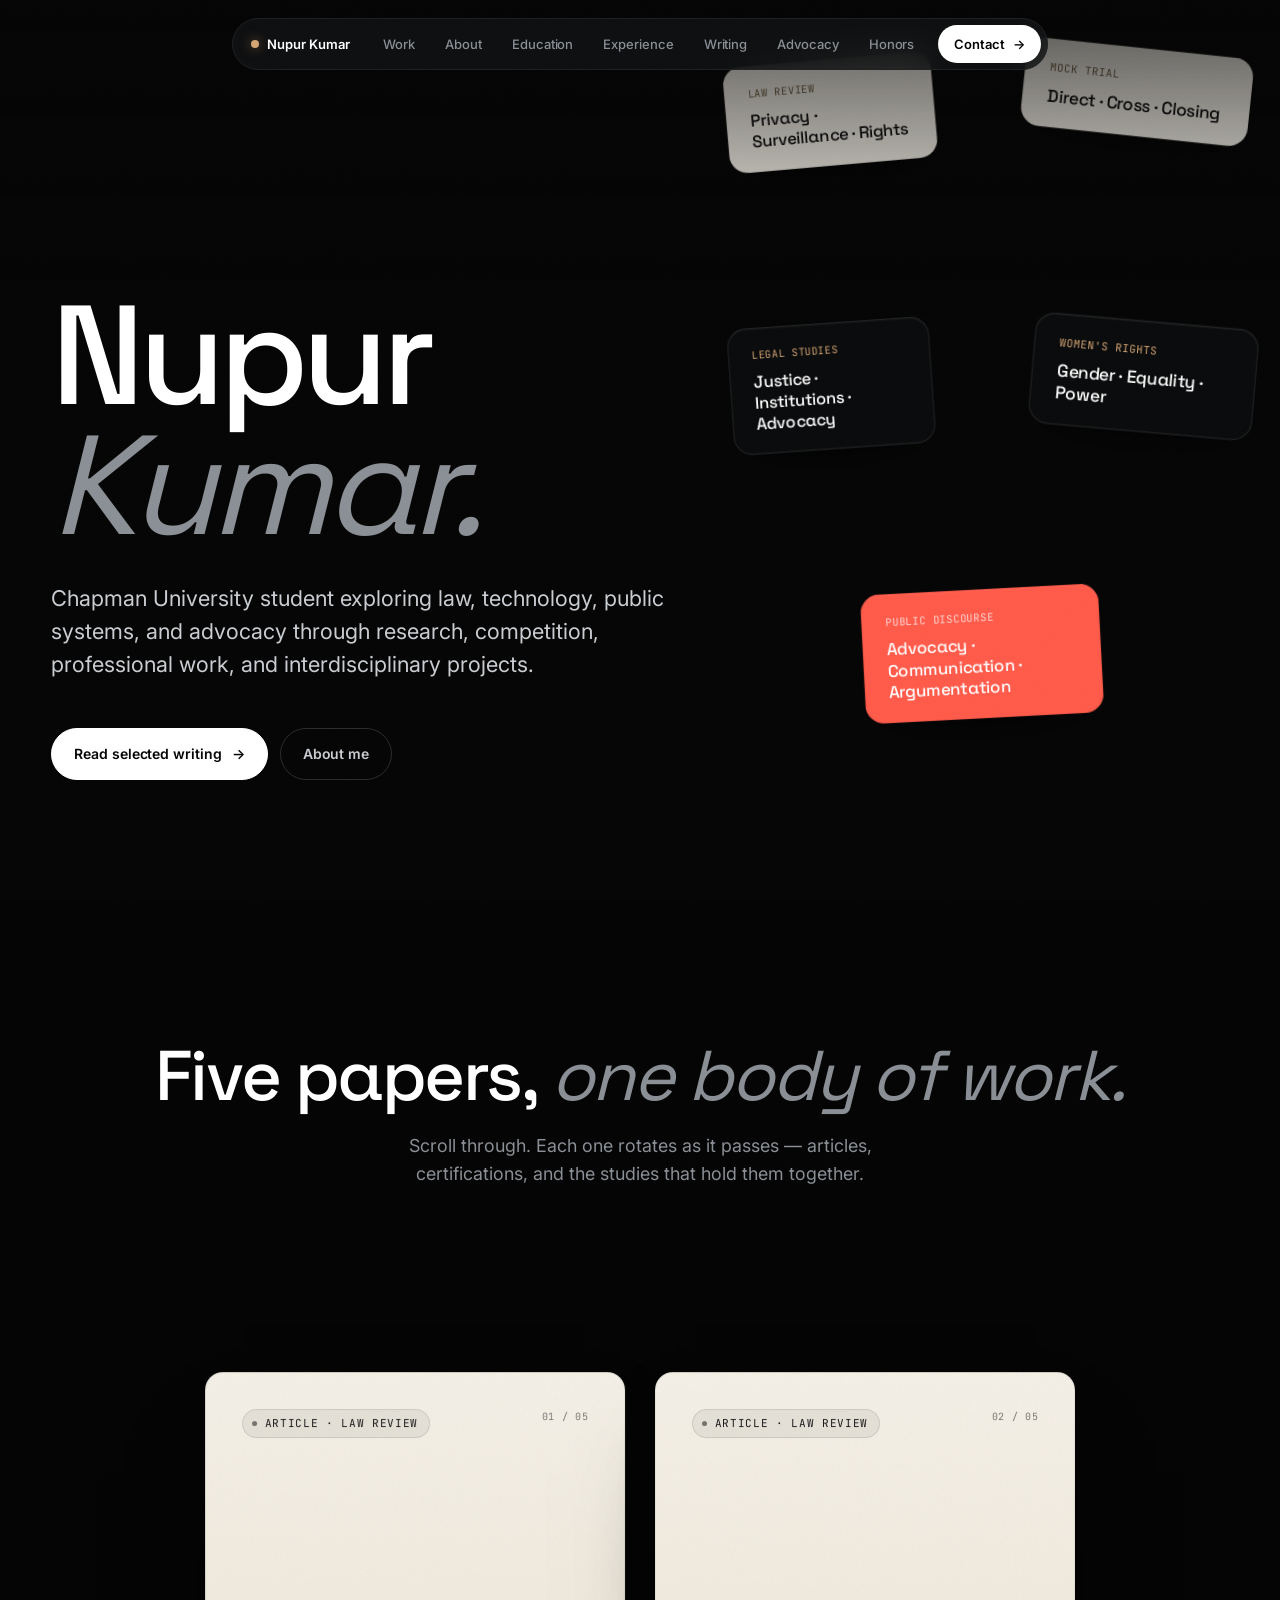
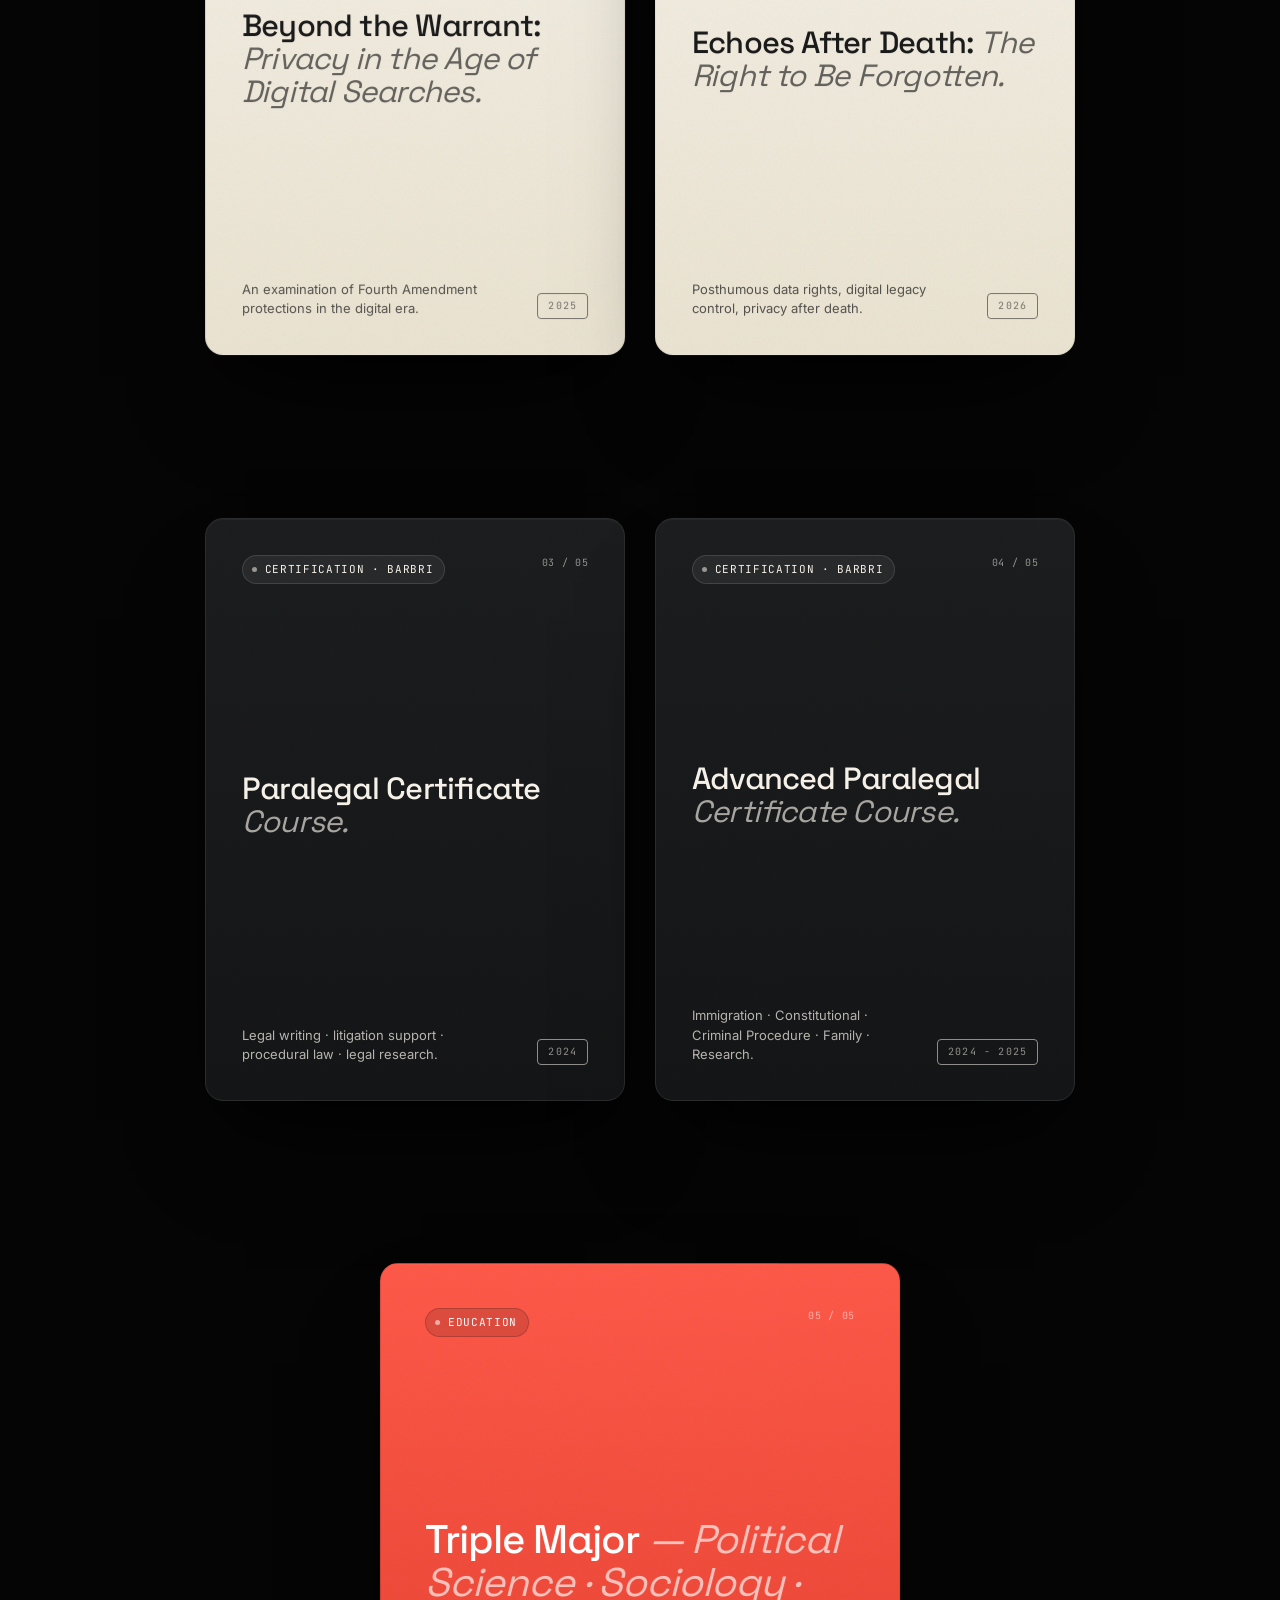
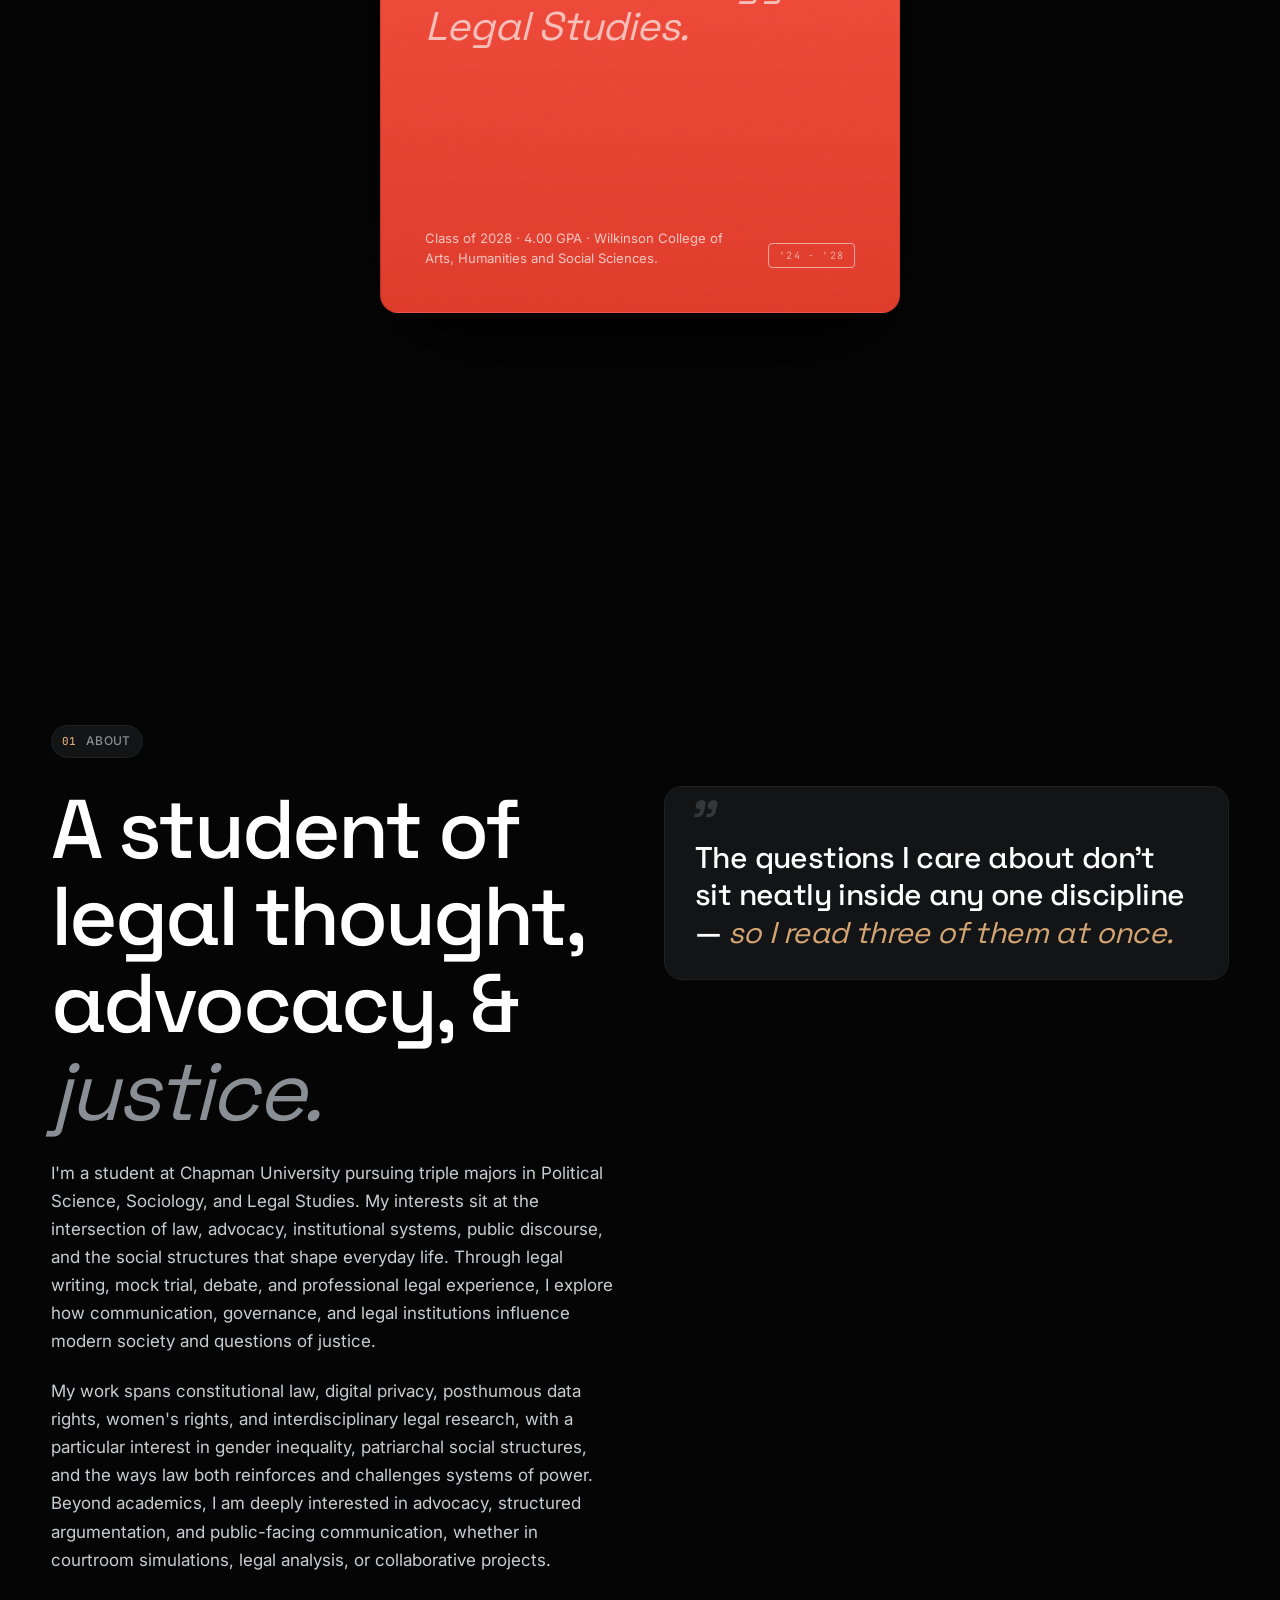
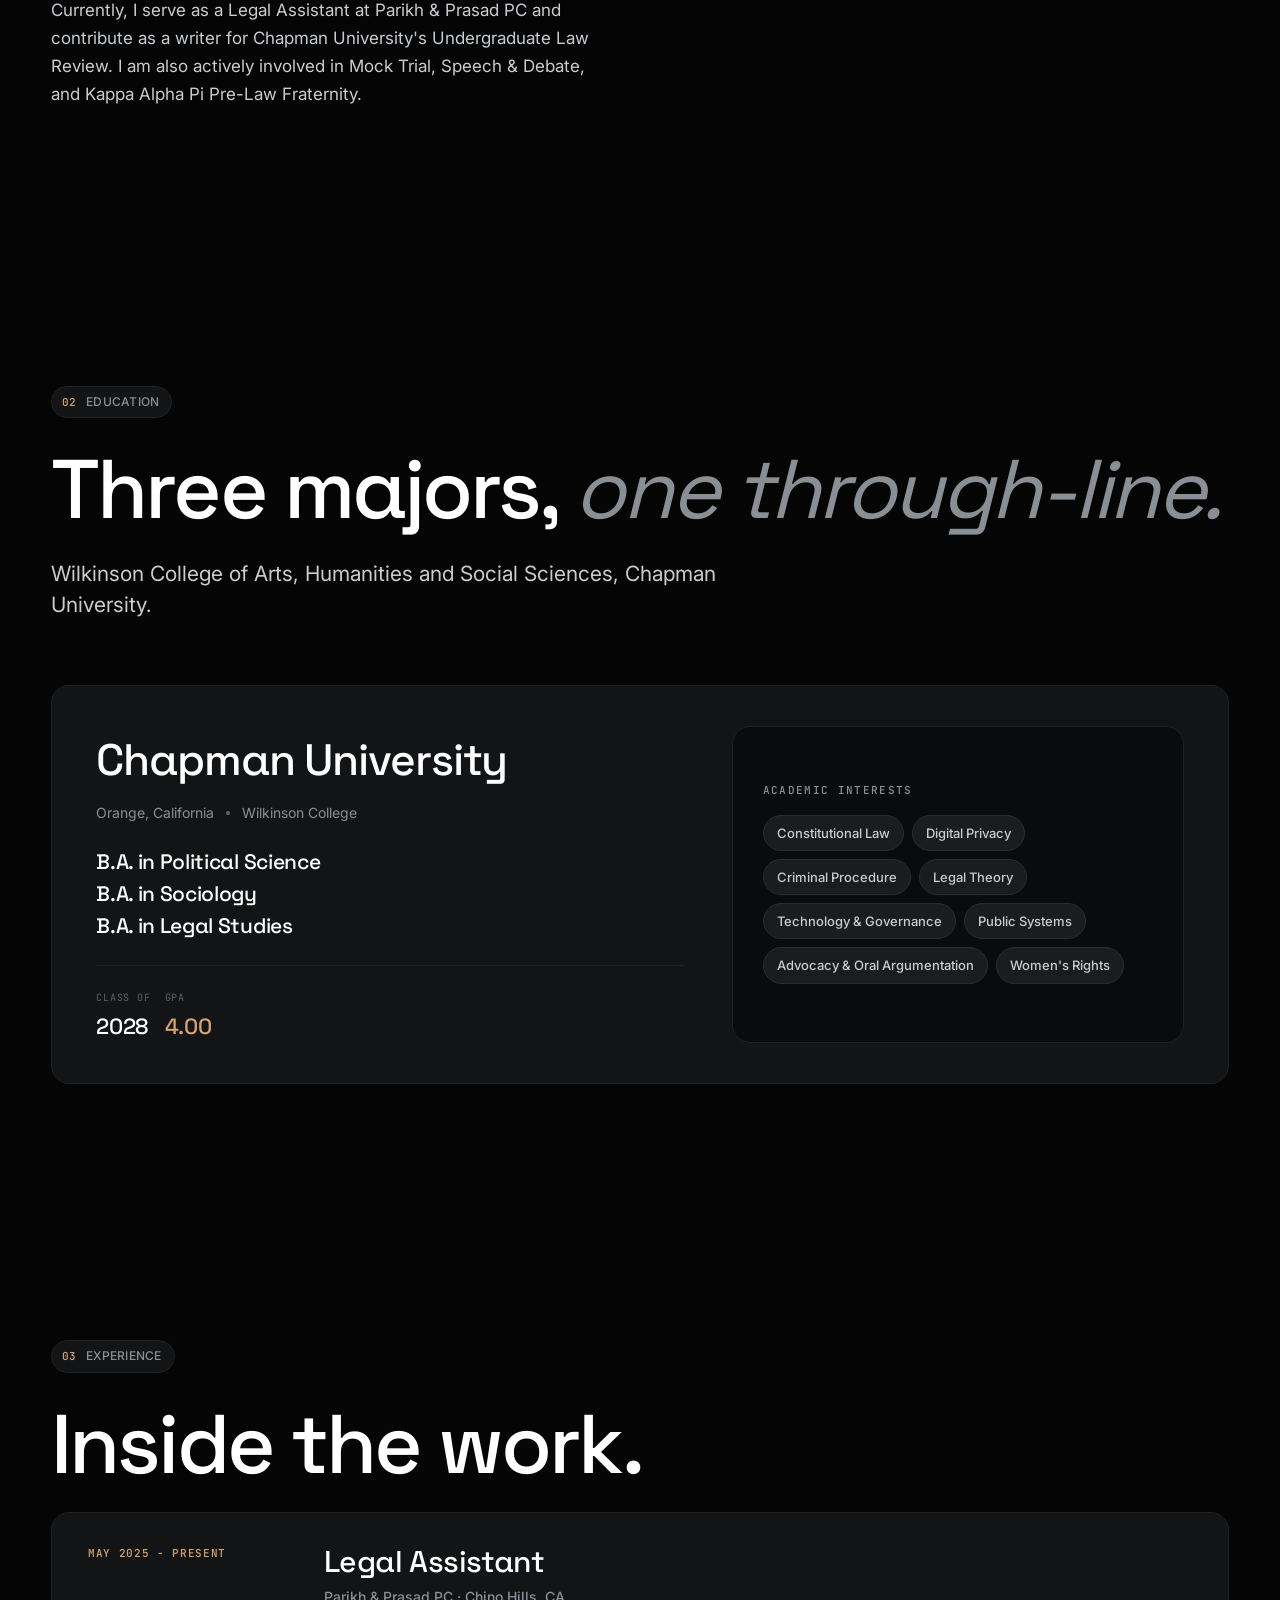
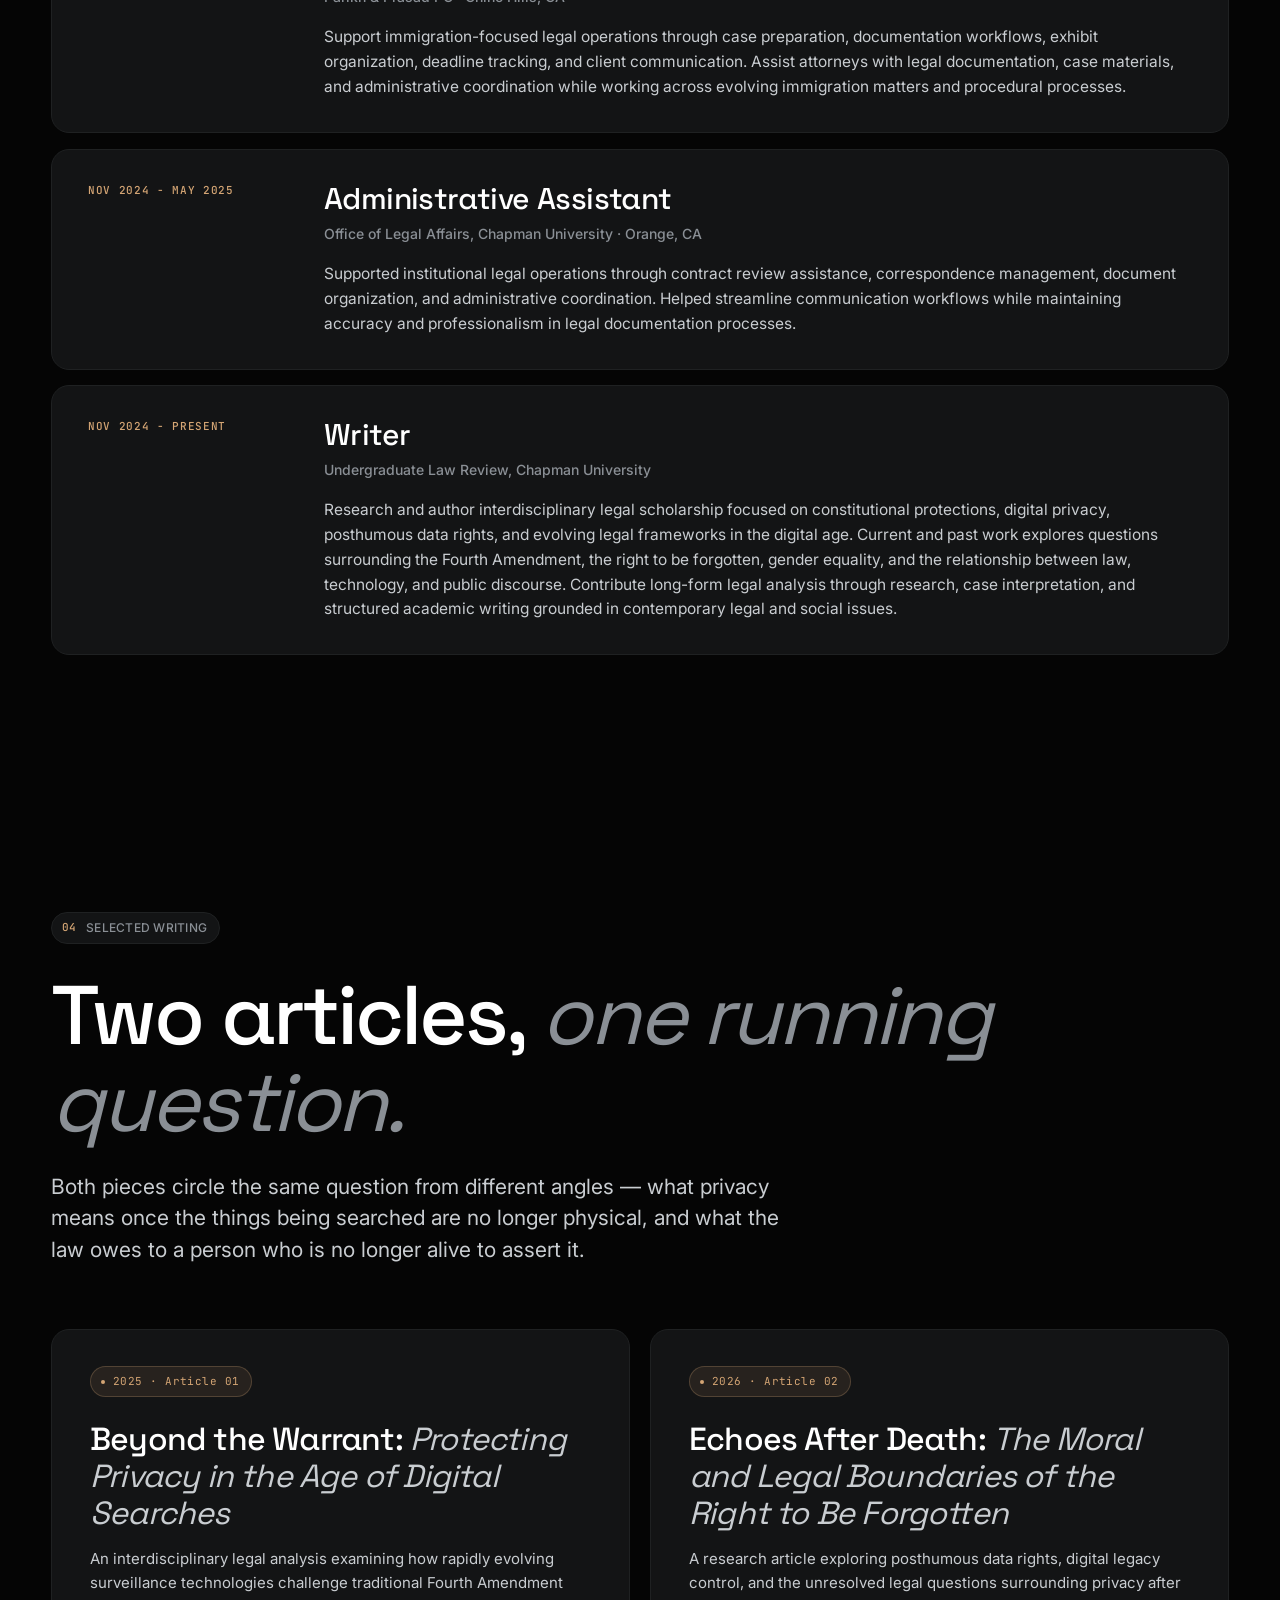
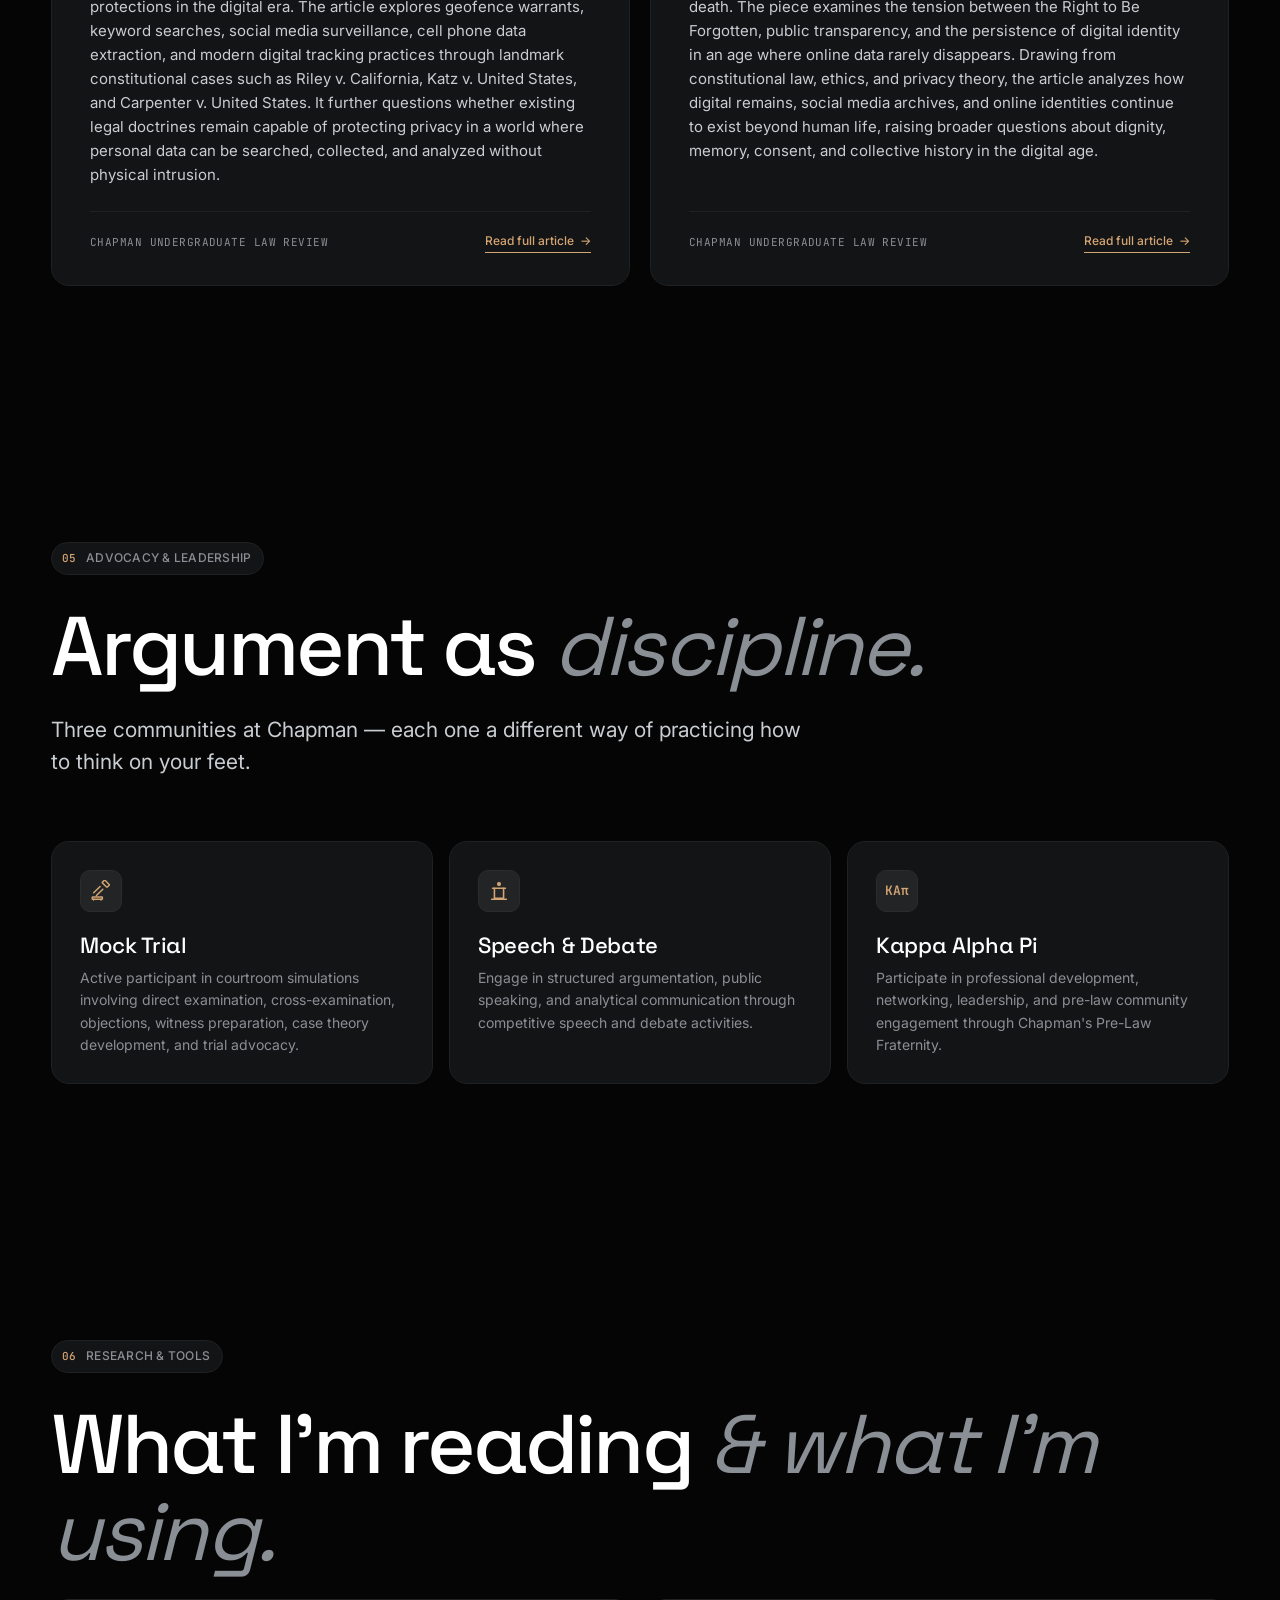
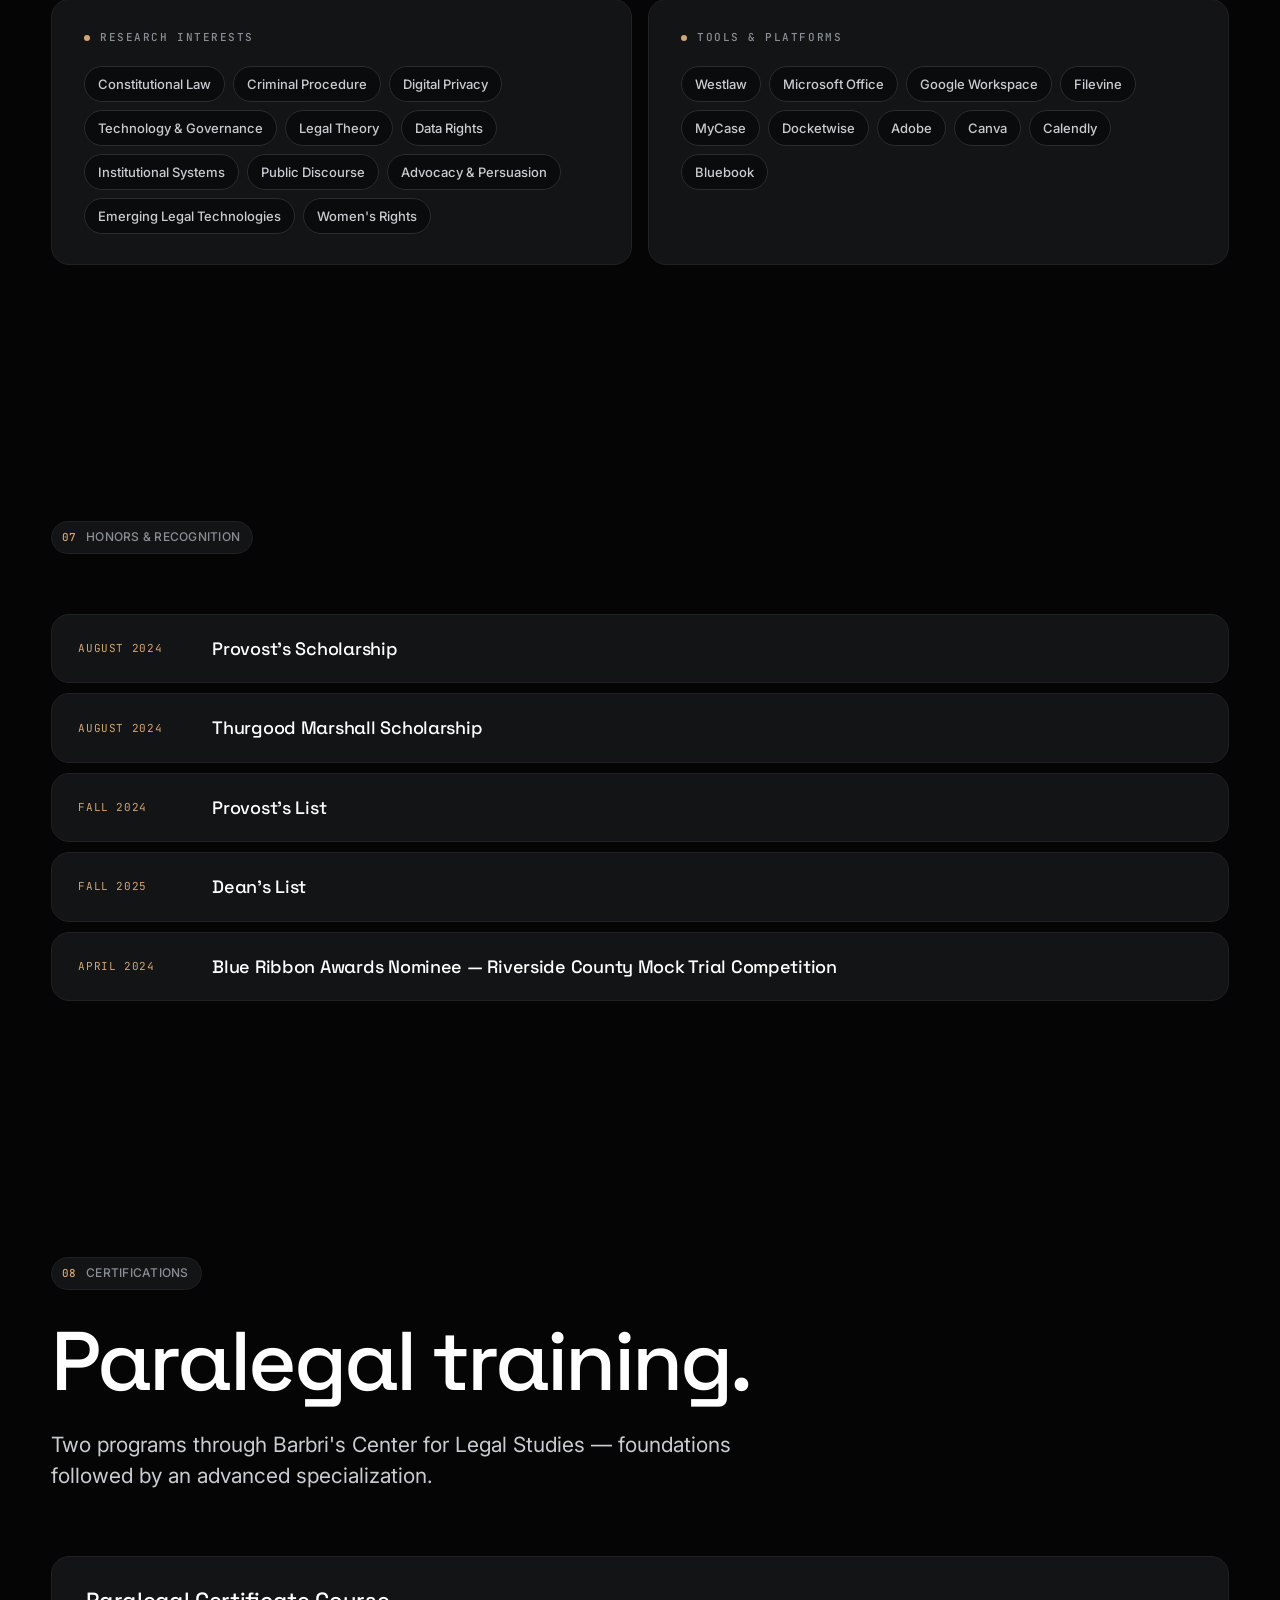
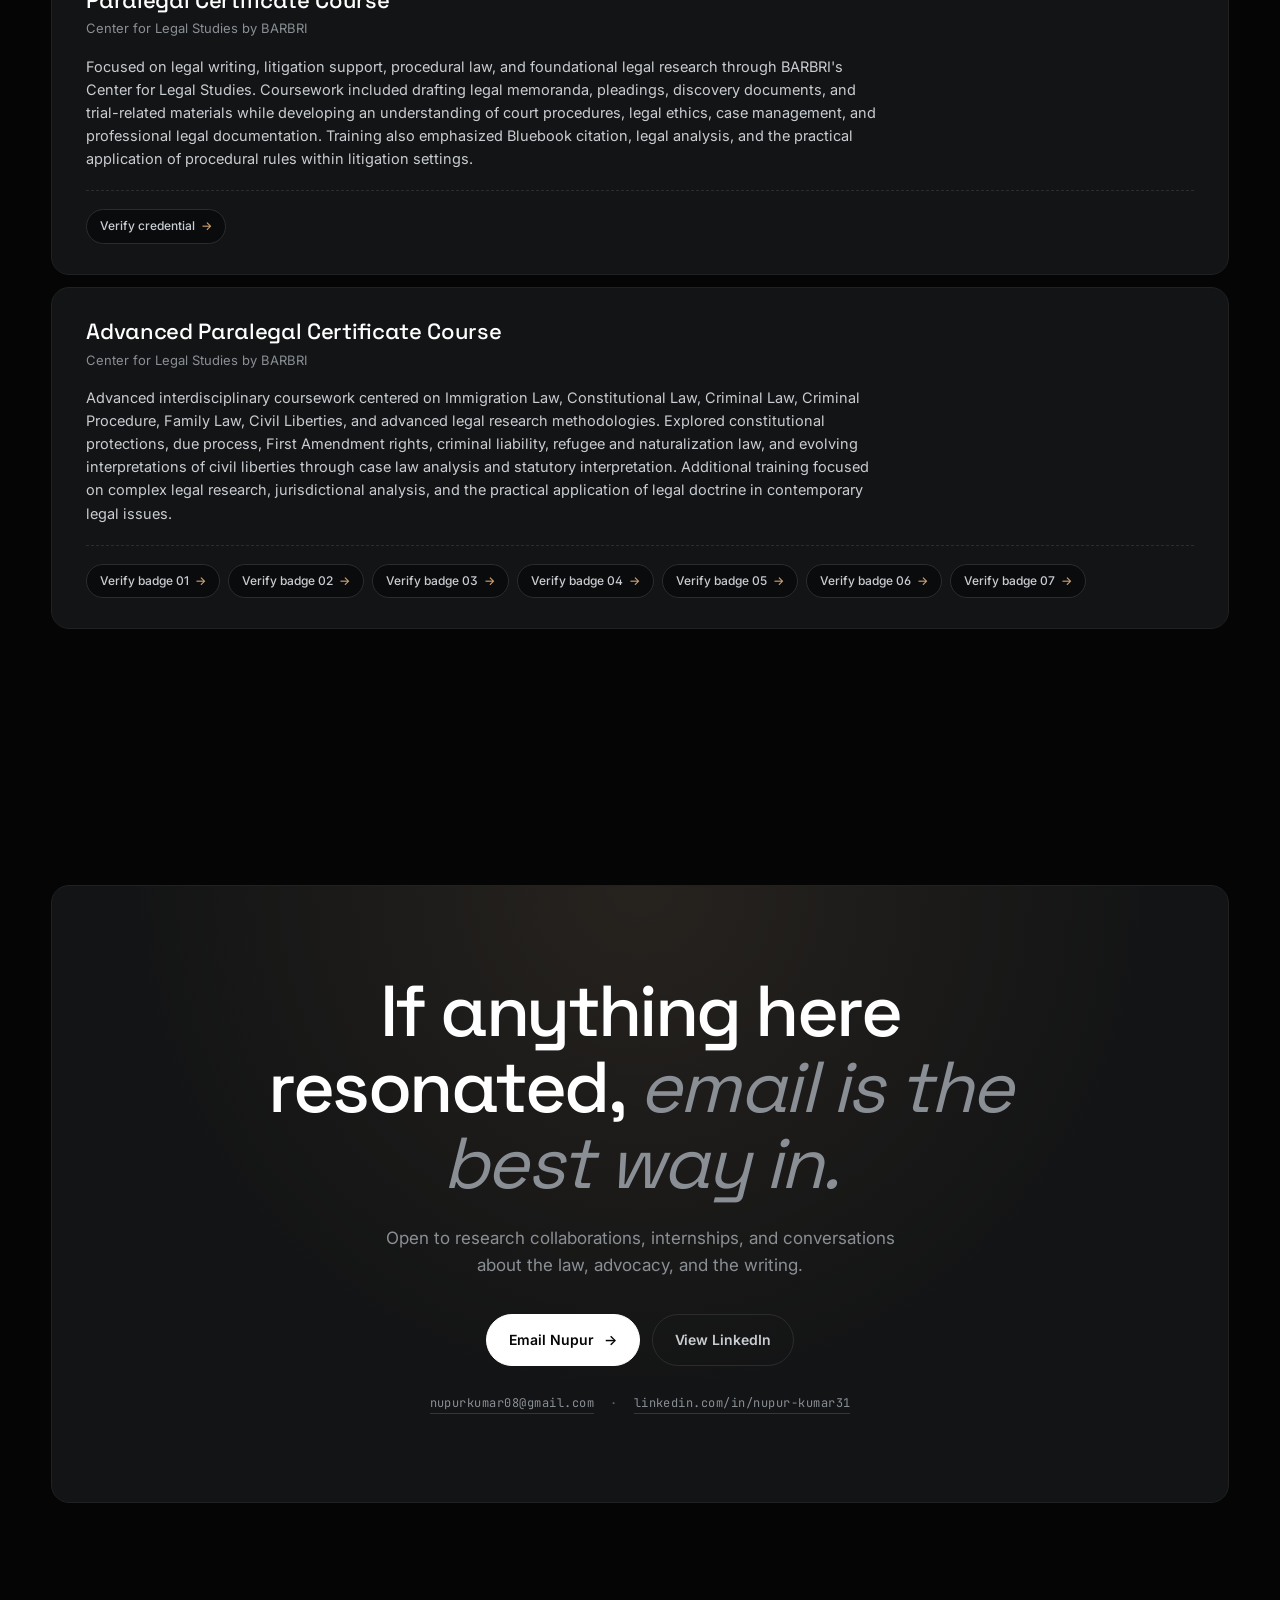
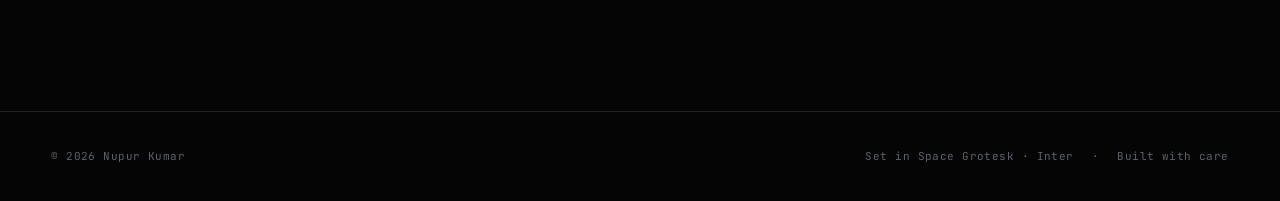
<file: index.html>
<!DOCTYPE html>
<html lang="en">
<head>
<meta charset="UTF-8" />
<meta name="viewport" content="width=device-width, initial-scale=1, viewport-fit=cover" />
<meta name="theme-color" content="#050505" />
<title>Nupur Kumar — Research · Advocacy · Systems · Writing</title>
<meta name="description" content="Chapman University student exploring law, technology, public systems, and advocacy through research, competition, professional work, and interdisciplinary projects." />
<meta name="author" content="Nupur Kumar" />
<meta property="og:type" content="profile" />
<meta property="og:title" content="Nupur Kumar — Research · Advocacy · Systems · Writing" />
<meta property="og:description" content="Chapman University student exploring law, technology, public systems, and advocacy." />
<meta property="og:locale" content="en_US" />
<link rel="canonical" href="/" />
<link rel="icon" href="data:image/svg+xml,%3Csvg xmlns='http://www.w3.org/2000/svg' viewBox='0 0 32 32'%3E%3Crect width='32' height='32' rx='8' fill='%23050505'/%3E%3Ctext x='16' y='22' text-anchor='middle' font-family='Inter,sans-serif' font-weight='700' font-size='16' fill='%23ffffff'%3EN%3C/text%3E%3C/svg%3E" />
<link rel="preconnect" href="https://fonts.googleapis.com" />
<link rel="preconnect" href="https://fonts.gstatic.com" crossorigin />
<link href="https://fonts.googleapis.com/css2?family=Space+Grotesk:wght@400;500;600;700&family=Inter:wght@300;400;500;600;700&family=JetBrains+Mono:wght@400;500&display=swap" rel="stylesheet" />
<style>
:root {
  --bg:        #050505;
  --bg-2:      #0a0b0c;
  --surface:   #131415;
  --surface-2: #1a1c1d;
  --surface-3: #222426;
  --line:      #1f2122;
  --line-2:    #2a2c2e;
  --line-3:    #34373a;
  --ink:       #ffffff;
  --ink-2:     #c9cdd1;
  --ink-3:     #8a8f95;
  --ink-4:     #5d6268;
  --accent:    #f5f1e8;
  --accent-2:  #e8d8b5;
  --accent-3:  #d4a574;
  --warn:      #ff5a4a;

  --serif: 'Space Grotesk', system-ui, sans-serif;
  --sans:  'Inter', system-ui, -apple-system, sans-serif;
  --mono:  'JetBrains Mono', ui-monospace, 'SF Mono', Menlo, monospace;

  --r-pill: 1000px;
  --r-card: 18px;
  --r-sm:   10px;

  --gutter: clamp(20px, 4vw, 56px);
  --max:    1280px;

  --ease:    cubic-bezier(.16,1,.3,1);
  --ease-2:  cubic-bezier(.4,0,.2,1);
}

*, *::before, *::after { margin:0; padding:0; box-sizing:border-box; }
::selection { background:var(--ink); color:var(--bg); }

html {
  background: var(--bg);
  -webkit-text-size-adjust:100%;
  scroll-behavior:smooth;
}

body {
  background: var(--bg);
  color: var(--ink);
  font-family: var(--sans);
  font-size: 15px;
  line-height: 1.55;
  font-weight: 400;
  -webkit-font-smoothing: antialiased;
  -moz-osx-font-smoothing: grayscale;
  text-rendering: optimizeLegibility;
  font-feature-settings: "kern", "liga", "ss01";
  overflow-x: hidden;
  min-height: 100vh;
  padding-bottom: env(safe-area-inset-bottom);
  position: relative;
}

/* Ambient grain — subtle film texture */
body::before {
  content: '';
  position: fixed;
  inset: 0;
  z-index: 100;
  pointer-events: none;
  opacity: .035;
  mix-blend-mode: overlay;
  background-image: url("data:image/svg+xml,%3Csvg viewBox='0 0 240 240' xmlns='http://www.w3.org/2000/svg'%3E%3Cfilter id='n'%3E%3CfeTurbulence type='fractalNoise' baseFrequency='2.2' numOctaves='2' stitchTiles='stitch'/%3E%3C/filter%3E%3Crect width='100%25' height='100%25' filter='url(%23n)'/%3E%3C/svg%3E");
}

/* Soft top vignette */
body::after {
  content: '';
  position: fixed;
  inset: 0 0 auto 0;
  height: 280px;
  z-index: 50;
  pointer-events: none;
  background: linear-gradient(to bottom, rgba(5,5,5,.85) 0%, rgba(5,5,5,0) 100%);
  opacity: .8;
}

a { color:inherit; text-decoration:none; }

/* ════════════════════════════════════════
   GLASS NAV
   ════════════════════════════════════════ */
.nav {
  position: fixed;
  top: 18px;
  left: 0;
  right: 0;
  z-index: 200;
  display: flex;
  justify-content: center;
  pointer-events: none;
  padding: 0 16px;
}

.nav-inner {
  pointer-events: auto;
  display: flex;
  align-items: center;
  gap: 6px;
  padding: 6px;
  background: rgba(19, 20, 21, 0.78);
  backdrop-filter: blur(16px) saturate(140%);
  -webkit-backdrop-filter: blur(16px) saturate(140%);
  border: 1px solid var(--line);
  border-radius: var(--r-pill);
  font-family: var(--sans);
  font-size: 13px;
  font-weight: 500;
  letter-spacing: -0.005em;
}

.nav-brand {
  display: flex;
  align-items: center;
  gap: 8px;
  padding: 8px 14px 8px 12px;
  border-radius: var(--r-pill);
  color: var(--ink);
  font-weight: 600;
}
.nav-brand .dot {
  width: 8px;
  height: 8px;
  border-radius: 50%;
  background: var(--accent-3);
  box-shadow: 0 0 12px rgba(212,165,116,.55);
}

.nav-links {
  display: flex;
  align-items: center;
  gap: 2px;
}

.nav-links a {
  display: inline-flex;
  align-items: center;
  padding: 9px 14px;
  border-radius: var(--r-pill);
  color: var(--ink-3);
  white-space: nowrap;
  transition: color .25s var(--ease), background .25s var(--ease);
}
.nav-links a:hover { color: var(--ink); background: var(--surface-2); }
.nav-links a.active { color: var(--ink); background: var(--surface-3); }

.nav-cta {
  display: inline-flex;
  align-items: center;
  gap: 8px;
  padding: 9px 16px;
  border-radius: var(--r-pill);
  background: var(--ink);
  color: var(--bg);
  font-weight: 600;
  margin-left: 4px;
  transition: transform .3s var(--ease), background .3s var(--ease);
}
.nav-cta:hover { background: var(--accent-2); transform: translateY(-1px); }
.nav-cta .arr { display:inline-block; transition: transform .3s var(--ease); }
.nav-cta:hover .arr { transform: translateX(3px); }

.nav-mobile-toggle { display: none; }

@media (max-width: 920px) {
  .nav-links { display: none; }
  .nav-mobile-toggle {
    display: inline-flex;
    align-items: center;
    gap: 8px;
    padding: 9px 14px;
    border-radius: var(--r-pill);
    color: var(--ink);
    background: var(--surface-2);
    border: none;
    font: inherit;
    font-size: 13px;
    cursor: pointer;
  }
  .nav-mobile-toggle .bars {
    display: inline-flex;
    flex-direction: column;
    gap: 3px;
  }
  .nav-mobile-toggle .bars span {
    display:block; width:14px; height:1.5px; background:var(--ink); border-radius:2px;
    transition: transform .3s var(--ease), opacity .3s var(--ease);
  }
  body.menu-open .nav-mobile-toggle .bars span:first-child { transform: translateY(4.5px) rotate(45deg); }
  body.menu-open .nav-mobile-toggle .bars span:nth-child(2) { opacity:0; }
  body.menu-open .nav-mobile-toggle .bars span:last-child { transform: translateY(-4.5px) rotate(-45deg); }
}

/* Glass nav — fit every screen */
@media (max-width: 600px) {
  .nav { top: 12px; padding: 0 12px; }
  .nav-inner { padding: 5px; gap: 4px; }
  .nav-brand { padding: 7px 12px 7px 10px; font-size: 12.5px; }
  .nav-brand .dot { width: 7px; height: 7px; }
  .nav-cta { padding: 8px 13px; font-size: 12px; margin-left: 2px; }
  .nav-mobile-toggle { padding: 8px 11px; font-size: 12px; }
}
@media (max-width: 380px) {
  /* Drop the brand text on tiny phones — keep just the dot */
  .nav-brand span:not(.dot) { display: none; }
  .nav-brand { padding: 8px 10px; }
  .nav-cta { padding: 8px 11px; font-size: 11.5px; }
}

/* Mobile drawer */
.mobile-drawer {
  position: fixed;
  inset: 0;
  background: rgba(5,5,5,.96);
  backdrop-filter: blur(18px);
  -webkit-backdrop-filter: blur(18px);
  z-index: 150;
  opacity: 0;
  pointer-events: none;
  transition: opacity .35s var(--ease);
  display: flex;
  align-items: center;
  justify-content: center;
}
body.menu-open .mobile-drawer { opacity: 1; pointer-events: auto; }
.mobile-drawer ul {
  list-style: none;
  display: flex;
  flex-direction: column;
  gap: 6px;
  text-align: center;
  font-family: var(--serif);
  font-size: clamp(28px, 7vw, 44px);
  font-weight: 500;
  letter-spacing: -0.025em;
}
.mobile-drawer a {
  display: block;
  padding: 12px 28px;
  color: var(--ink-3);
  transition: color .3s var(--ease);
}
.mobile-drawer a:hover { color: var(--ink); }

/* ════════════════════════════════════════
   LAYOUT
   ════════════════════════════════════════ */
.section {
  max-width: var(--max);
  margin: 0 auto;
  padding: clamp(72px, 10vw, 160px) var(--gutter);
  position: relative;
}
@media (max-width: 600px) {
  .section { padding: 64px 22px; }
  h2.section-title { font-size: clamp(34px, 9vw, 48px); margin-bottom: 18px; }
  .section-lead { font-size: 16px; margin-bottom: 36px; }
  .eyebrow { margin-bottom: 22px; font-size: 11px; padding: 5px 11px 5px 9px; }
}

.eyebrow {
  display: inline-flex;
  align-items: center;
  gap: 10px;
  font-family: var(--sans);
  font-size: 12px;
  font-weight: 500;
  letter-spacing: 0.02em;
  text-transform: uppercase;
  color: var(--ink-3);
  margin-bottom: 28px;
  padding: 6px 12px 6px 10px;
  background: var(--surface);
  border: 1px solid var(--line);
  border-radius: var(--r-pill);
}
.eyebrow .num {
  font-family: var(--mono);
  font-size: 11px;
  color: var(--accent-3);
  letter-spacing: 0;
}

h1, h2, h3, h4 {
  font-family: var(--serif);
  font-weight: 500;
  letter-spacing: -0.025em;
  color: var(--ink);
  line-height: 1.05;
}

h2.section-title {
  font-size: clamp(40px, 6.5vw, 84px);
  font-weight: 500;
  margin-bottom: 24px;
  letter-spacing: -0.035em;
}
h2.section-title em {
  font-style: italic;
  color: var(--ink-3);
  font-weight: 400;
}
h2.section-title .accent {
  color: var(--accent-3);
}

.section-lead {
  font-family: var(--sans);
  font-size: clamp(17px, 1.7vw, 21px);
  line-height: 1.5;
  color: var(--ink-2);
  font-weight: 400;
  max-width: 760px;
  margin-bottom: 64px;
}

/* ════════════════════════════════════════
   HERO
   ════════════════════════════════════════ */
.hero {
  position: relative;
  min-height: 100vh;
  min-height: 100svh;
  padding: clamp(120px, 18vh, 200px) var(--gutter) clamp(80px, 12vw, 120px);
  max-width: var(--max);
  margin: 0 auto;
  display: flex;
  flex-direction: column;
  justify-content: flex-end;
  overflow: hidden;
}
@media (max-width: 600px) {
  .hero { padding: 110px 22px 80px; }
  .hero-meta { gap: 8px; flex-wrap: wrap; }
  .hero-meta .sep { display: none; }
  .hero-meta .live { font-size: 11px; padding: 4px 10px 4px 9px; }
  .hero-tagline { gap: 6px; }
  .hero-tagline .pill { font-size: 12px; padding: 6px 12px; }
  .hero-tagline .pill .d { margin-right: 7px; }
  .hero-actions { width: 100%; flex-direction: column; align-items: stretch; gap: 10px; }
  .hero-actions .btn { justify-content: center; }
  .hero-scroll { bottom: 22px; font-size: 10px; letter-spacing: .14em; }
  .hero-scroll .arrow { width: 18px; }
}

.hero-bg {
  position: absolute;
  inset: 0;
  pointer-events: none;
  perspective: 1400px;
  perspective-origin: 50% 40%;
  z-index: 0;
}

.paper-card {
  position: absolute;
  background: var(--surface-2);
  border: 1px solid var(--line-2);
  border-radius: var(--r-card);
  padding: 18px 22px;
  font-family: var(--sans);
  color: var(--ink-2);
  box-shadow:
    0 30px 60px -30px rgba(0,0,0,.7),
    0 12px 24px -12px rgba(0,0,0,.5),
    inset 0 1px 0 rgba(255,255,255,.04);
  transform-style: preserve-3d;
  will-change: transform, opacity;
  transition: transform .8s var(--ease), opacity .8s var(--ease);
}
.paper-card .pc-tag {
  display: block;
  font-family: var(--mono);
  font-size: 10px;
  letter-spacing: 0.04em;
  text-transform: uppercase;
  color: var(--accent-3);
  margin-bottom: 8px;
}
.paper-card .pc-body {
  display: block;
  font-family: var(--serif);
  font-size: 16px;
  font-weight: 500;
  color: var(--ink);
  line-height: 1.25;
  letter-spacing: -0.015em;
}
.paper-card.dark {
  background: var(--bg-2);
  border-color: var(--line);
}
.paper-card.cream {
  background: var(--accent);
  border-color: rgba(0,0,0,.06);
  color: #1a1a1a;
}
.paper-card.cream .pc-tag { color: #6b5a3e; }
.paper-card.cream .pc-body { color: #0a0a0a; }
.paper-card.warn {
  background: var(--warn);
  border-color: rgba(0,0,0,.1);
}
.paper-card.warn .pc-tag { color: rgba(255,255,255,.75); }
.paper-card.warn .pc-body { color: #fff; }

/* Floating hero cards — DESKTOP / TABLET: clustered on the
   RIGHT side, paired in two rows + one solo. Right margin is
   generous enough that mouse-parallax + rotation extension
   never push cards past the viewport edge. */
.pc-1 { top: 8%;  right: 28%; width: 200px; transform: rotate(-5deg) translateZ(60px); }
.pc-2 { top: 8%;  right: 6%;  width: 210px; transform: rotate(6deg)  translateZ(110px); }
.pc-3 { top: 36%; right: 28%; width: 195px; transform: rotate(-4deg) translateZ(50px); }
.pc-4 { top: 36%; right: 6%;  width: 205px; transform: rotate(5deg)  translateZ(120px); }
.pc-5 { top: 64%; right: 16%; width: 225px; transform: rotate(-3deg) translateZ(80px); }

/* Smaller laptop / iPad landscape — still right side, smaller */
@media (max-width: 1100px) {
  .pc-1 { width: 165px; right: 24%; }
  .pc-2 { width: 175px; right: 5%;  }
  .pc-3 { width: 160px; right: 24%; }
  .pc-4 { width: 170px; right: 5%;  }
  .pc-5 { width: 190px; right: 14%; }
}
/* iPad portrait */
@media (max-width: 920px) {
  .pc-5 { display: none; }
  .pc-1 { width: 145px; top: 7%;  right: 32%; }
  .pc-2 { width: 155px; top: 7%;  right: 6%; }
  .pc-3 { width: 140px; top: 30%; right: 32%; }
  .pc-4 { width: 150px; top: 30%; right: 6%; }
  .paper-card { padding: 13px 15px; }
  .paper-card .pc-body { font-size: 13px; line-height: 1.22; }
  .paper-card .pc-tag  { font-size: 9.5px; }
}
/* PHONE — switch to scattered layout framing the title at corners */
@media (max-width: 700px) {
  .pc-5 { display: none; }
  .pc-1 { width: 138px; top: 5%;  left: -2%;  right: auto; opacity: .9;  transform: rotate(-8deg) translateZ(40px); }
  .pc-2 { width: 144px; top: 9%;  right: -3%; left: auto;  opacity: .9;  transform: rotate(9deg)  translateZ(80px); }
  .pc-3 { width: 132px; top: 70%; left: -3%;  right: auto; opacity: .82; transform: rotate(-5deg) translateZ(20px); }
  .pc-4 { width: 138px; top: 74%; right: -2%; left: auto;  opacity: .82; transform: rotate(7deg)  translateZ(60px); }
  .paper-card .pc-tag  { font-size: 9px; margin-bottom: 6px; }
  .paper-card .pc-body { font-size: 12.5px; line-height: 1.22; }
  .paper-card { padding: 11px 13px; border-radius: 12px; }
}
/* Tiny phones — drop one card */
@media (max-width: 380px) {
  .pc-3 { display: none; }
  .pc-1 { width: 124px; top: 4%; left: -4%; right: auto; }
  .pc-2 { width: 128px; top: 7%; right: -4%; left: auto; }
  .pc-4 { width: 124px; top: 76%; right: -3%; left: auto; }
}

.hero-fg {
  position: relative;
  z-index: 2;
}

.hero-meta {
  display: flex;
  align-items: center;
  gap: 14px;
  margin-bottom: 28px;
  font-family: var(--mono);
  font-size: 12px;
  color: var(--ink-3);
  letter-spacing: 0.02em;
}
.hero-meta .live {
  display: inline-flex;
  align-items: center;
  gap: 8px;
  padding: 5px 12px 5px 10px;
  background: var(--surface);
  border: 1px solid var(--line-2);
  border-radius: var(--r-pill);
  color: var(--ink-2);
}
.hero-meta .live::before {
  content: '';
  width: 6px; height: 6px; border-radius: 50%;
  background: #4ade80;
  box-shadow: 0 0 10px rgba(74,222,128,.7);
  animation: pulse 1.8s ease-in-out infinite;
}
@keyframes pulse { 50% { opacity: .4; } }
.hero-meta .sep { color: var(--ink-4); }

.hero-title {
  font-family: var(--serif);
  font-size: clamp(56px, 11vw, 156px);
  font-weight: 500;
  letter-spacing: -0.045em;
  line-height: 0.92;
  margin-bottom: 32px;
  color: var(--ink);
}
.hero-title em {
  font-style: italic;
  font-weight: 400;
  color: var(--ink-3);
}

.hero-tagline {
  display: flex;
  flex-wrap: wrap;
  gap: 8px;
  margin-bottom: 36px;
}
.hero-tagline .pill {
  display: inline-flex;
  align-items: center;
  padding: 8px 16px;
  border-radius: var(--r-pill);
  background: var(--surface-2);
  border: 1px solid var(--line-2);
  font-family: var(--sans);
  font-size: 13px;
  font-weight: 500;
  color: var(--ink-2);
  letter-spacing: -0.005em;
}
.hero-tagline .pill .d {
  display: inline-block;
  width: 5px; height: 5px; border-radius: 50%;
  background: var(--accent-3);
  margin-right: 9px;
  opacity: .7;
}

.hero-intro {
  font-family: var(--sans);
  font-size: clamp(17px, 1.7vw, 22px);
  line-height: 1.5;
  color: var(--ink-2);
  max-width: 640px;
  margin-bottom: 48px;
  font-weight: 400;
}

.hero-actions {
  display: flex;
  gap: 12px;
  flex-wrap: wrap;
  align-items: center;
}
.btn {
  display: inline-flex;
  align-items: center;
  gap: 10px;
  padding: 14px 22px;
  border-radius: var(--r-pill);
  font-family: var(--sans);
  font-size: 14px;
  font-weight: 600;
  letter-spacing: -0.005em;
  border: 1px solid transparent;
  cursor: pointer;
  transition: transform .3s var(--ease), background .3s var(--ease), border-color .3s var(--ease), color .3s var(--ease);
}
.btn-primary {
  background: var(--ink);
  color: var(--bg);
  border-color: var(--ink);
}
.btn-primary:hover { background: var(--accent-2); border-color: var(--accent-2); transform: translateY(-1px); }
.btn-ghost {
  background: transparent;
  color: var(--ink-2);
  border-color: var(--line-2);
}
.btn-ghost:hover { color: var(--ink); border-color: var(--ink-3); transform: translateY(-1px); }
.btn .arr { display:inline-block; transition: transform .3s var(--ease); }
.btn:hover .arr { transform: translateX(3px); }

.hero-scroll {
  position: absolute;
  bottom: 32px;
  left: 50%;
  transform: translateX(-50%);
  font-family: var(--mono);
  font-size: 11px;
  color: var(--ink-4);
  letter-spacing: 0.18em;
  text-transform: uppercase;
  z-index: 3;
  display: flex;
  align-items: center;
  gap: 10px;
  opacity: .7;
}
.hero-scroll .arrow {
  width: 24px; height: 1px; background: var(--ink-4); position: relative;
  animation: arrowSlide 2s ease-in-out infinite;
}
.hero-scroll .arrow::after {
  content: ''; position: absolute; right: -1px; top: -3px;
  width: 7px; height: 7px;
  border-right: 1px solid var(--ink-4);
  border-bottom: 1px solid var(--ink-4);
  transform: rotate(-45deg);
}
@keyframes arrowSlide { 50% { transform: translateY(4px); } }

/* ════════════════════════════════════════
   PAPERS — vertical stack, scroll-rotates in 3D
   ════════════════════════════════════════ */
.papers {
  position: relative;
  padding: clamp(80px, 12vw, 140px) var(--gutter) clamp(80px, 12vw, 140px);
  max-width: var(--max);
  margin: 0 auto;
  perspective: 1500px;
  perspective-origin: 50% 50%;
}
.papers-head {
  text-align: center;
  margin-bottom: clamp(40px, 6vw, 80px);
}
.papers-head .eyebrow { margin-bottom: 24px; }
.papers-head h2 {
  font-family: var(--serif);
  font-size: clamp(36px, 5.5vw, 72px);
  font-weight: 500;
  letter-spacing: -0.035em;
  line-height: 1.05;
  margin-bottom: 18px;
}
.papers-head h2 em { font-style: italic; color: var(--ink-3); font-weight: 400; }
.papers-head p {
  font-family: var(--sans);
  font-size: clamp(15px, 1.4vw, 18px);
  color: var(--ink-3);
  max-width: 540px;
  margin: 0 auto;
  line-height: 1.55;
}

.paper-stack {
  display: flex;
  flex-direction: column;
  align-items: center;
  gap: 18vh;
  padding: 12vh 0 16vh;
  transform-style: preserve-3d;
}

/* Row wrappers — pairs side by side, solo centered */
.paper-row {
  display: flex;
  justify-content: center;
  align-items: center;
  gap: clamp(20px, 2.4vw, 36px);
  width: 100%;
  transform-style: preserve-3d;
}
.paper-row.pair { flex-direction: row; flex-wrap: nowrap; }
.paper-row.solo { flex-direction: row; }

.paper-3d {
  width: min(520px, 88vw);
  aspect-ratio: 4 / 5;
  border-radius: 18px;
  padding: clamp(28px, 4vw, 44px);
  display: flex;
  flex-direction: column;
  justify-content: space-between;
  position: relative;
  transform-style: preserve-3d;
  will-change: transform, opacity, filter;
  box-shadow:
    0 60px 100px -40px rgba(0,0,0,.75),
    0 28px 50px -20px rgba(0,0,0,.55),
    inset 0 1px 0 rgba(255,255,255,.04);
  overflow: hidden;
  backface-visibility: hidden;
  -webkit-backface-visibility: hidden;
  font-family: var(--sans);
}

/* Pair-cards: smaller, sit beside each other */
.paper-row.pair .paper-3d {
  width: min(420px, 44vw);
  aspect-ratio: 3.6 / 5;
  padding: clamp(22px, 2.8vw, 36px);
}
.paper-row.pair .paper-3d .p-title {
  font-size: clamp(22px, 2.4vw, 32px);
}

/* Paper variants */
.paper-3d.cream {
  background: linear-gradient(180deg, #f5f1e8 0%, #ebe4d2 100%);
  color: #1a1a1a;
  border: 1px solid rgba(0,0,0,.06);
}
.paper-3d.dark {
  background: linear-gradient(180deg, #1a1c1d 0%, #131415 100%);
  color: #f5f1e8;
  border: 1px solid var(--line-2);
}
.paper-3d.warn {
  background: linear-gradient(180deg, #ff5a4a 0%, #e23d2d 100%);
  color: #ffffff;
  border: 1px solid rgba(0,0,0,.08);
}
.paper-3d.amber {
  background: linear-gradient(180deg, #d4a574 0%, #b88550 100%);
  color: #1a1a1a;
  border: 1px solid rgba(0,0,0,.08);
}

/* Paper texture overlay (subtle grain) */
.paper-3d::before {
  content: '';
  position: absolute;
  inset: 0;
  pointer-events: none;
  opacity: .08;
  mix-blend-mode: multiply;
  background-image: url("data:image/svg+xml,%3Csvg viewBox='0 0 200 200' xmlns='http://www.w3.org/2000/svg'%3E%3Cfilter id='n'%3E%3CfeTurbulence type='fractalNoise' baseFrequency='1.4' numOctaves='2' stitchTiles='stitch'/%3E%3C/filter%3E%3Crect width='100%25' height='100%25' filter='url(%23n)'/%3E%3C/svg%3E");
}
.paper-3d.dark::before { mix-blend-mode: overlay; opacity: .12; }

.paper-3d .p-top {
  display: flex;
  justify-content: space-between;
  align-items: flex-start;
  font-family: var(--mono);
  font-size: 11px;
  letter-spacing: 0.06em;
  text-transform: uppercase;
  position: relative; z-index: 1;
}
.paper-3d .p-tag {
  display: inline-flex;
  align-items: center;
  gap: 8px;
  padding: 5px 11px 5px 9px;
  border-radius: var(--r-pill);
  background: rgba(0,0,0,.06);
  border: 1px solid rgba(0,0,0,.1);
  color: inherit;
}
.paper-3d.dark .p-tag {
  background: rgba(255,255,255,.06);
  border-color: rgba(255,255,255,.12);
}
.paper-3d.warn .p-tag,
.paper-3d.amber .p-tag {
  background: rgba(0,0,0,.12);
  border-color: rgba(0,0,0,.18);
}
.paper-3d .p-tag::before {
  content: ''; width: 5px; height: 5px; border-radius: 50%;
  background: currentColor; opacity: .55;
}
.paper-3d .p-num {
  font-size: 10px;
  opacity: .55;
}
.paper-3d .p-mid {
  flex: 1;
  display: flex;
  align-items: center;
  position: relative; z-index: 1;
}
.paper-3d .p-title {
  font-family: var(--serif);
  font-size: clamp(26px, 3.4vw, 40px);
  font-weight: 500;
  letter-spacing: -0.025em;
  line-height: 1.08;
  color: inherit;            /* respect per-variant color (cream → dark text) */
}
.paper-3d .p-title em { font-style: italic; opacity: .65; font-weight: 400; color: inherit; }
.paper-3d .p-bot {
  display: flex;
  justify-content: space-between;
  align-items: flex-end;
  gap: 18px;
  position: relative; z-index: 1;
}
.paper-3d .p-meta {
  font-family: var(--sans);
  font-size: 13px;
  line-height: 1.5;
  opacity: .72;
  max-width: 70%;
}
.paper-3d .p-stamp {
  font-family: var(--mono);
  font-size: 10px;
  letter-spacing: 0.12em;
  text-transform: uppercase;
  padding: 4px 10px;
  border: 1px solid currentColor;
  border-radius: 4px;
  opacity: .55;
  white-space: nowrap;
  align-self: flex-end;
}

/* Paper stack — responsive sizing */
@media (max-width: 1100px) {
  .paper-row.pair .paper-3d { width: min(380px, 45vw); }
}
@media (max-width: 920px) {
  .paper-stack { gap: 14vh; padding: 8vh 0 12vh; }
  .paper-row.pair { gap: 18px; }
  .paper-row.pair .paper-3d { width: min(320px, 45vw); aspect-ratio: 3.4 / 5; padding: 22px 24px; }
  .paper-row.solo .paper-3d { width: min(440px, 88vw); }
  .paper-row.pair .paper-3d .p-title { font-size: 20px; line-height: 1.1; }
  .paper-3d .p-meta  { font-size: 12.5px; max-width: 70%; }
}
/* Tablet portrait / large phone — paired rows collapse to single column */
@media (max-width: 768px) {
  .papers { padding: 72px var(--gutter) 72px; }
  .paper-stack { gap: 10vh; padding: 6vh 0 10vh; }
  .paper-row.pair { flex-direction: column; gap: 10vh; }
  .paper-row.pair .paper-3d {
    width: min(440px, 88vw);
    aspect-ratio: 1.15 / 1;     /* shorter — easier to see whole card on phone */
    padding: 24px 26px;
  }
  .paper-row.solo .paper-3d {
    width: min(440px, 88vw);
    aspect-ratio: 1.15 / 1;
    padding: 24px 26px;
  }
  .paper-3d .p-title { font-size: 22px; line-height: 1.12; }
  .paper-3d .p-meta  { font-size: 12.5px; max-width: 70%; }
}
@media (max-width: 600px) {
  .papers { padding: 56px 18px 56px; }
  .paper-stack { gap: 8vh; padding: 4vh 0 8vh; }
  .paper-row.pair { gap: 8vh; }
  .paper-row.pair .paper-3d,
  .paper-row.solo .paper-3d {
    width: 92vw;
    aspect-ratio: 1.05 / 1;
    padding: 20px 20px 18px;
    border-radius: 14px;
  }
  .paper-3d .p-title { font-size: 19px; line-height: 1.15; }
  .paper-3d .p-meta  { font-size: 11.5px; max-width: 64%; }
  .paper-3d .p-stamp { font-size: 9px; padding: 3px 8px; }
  .paper-3d .p-top   { font-size: 10px; }
  .paper-3d .p-tag   { padding: 4px 9px 4px 7px; }
  .papers-head { margin-bottom: 32px; }
  .papers-head h2 { font-size: clamp(28px, 8vw, 40px); }
  .papers-head p { font-size: 14px; }
}
@media (max-width: 480px) {
  .paper-stack { gap: 7vh; }
  .paper-row.pair { gap: 7vh; }
  .paper-row.pair .paper-3d,
  .paper-row.solo .paper-3d {
    aspect-ratio: 1 / 1;
    padding: 18px 18px 16px;
  }
  .paper-3d .p-title { font-size: 17px; }
  .paper-3d .p-meta  { font-size: 10.5px; max-width: 100%; }
  .paper-3d .p-bot   { flex-direction: column; align-items: flex-start; gap: 8px; }
}
@media (max-width: 360px) {
  .paper-3d .p-title { font-size: 16px; }
  .paper-row.pair .paper-3d,
  .paper-row.solo .paper-3d {
    padding: 16px 16px 14px;
    border-radius: 12px;
  }
}

/* ════════════════════════════════════════
   ABOUT
   ════════════════════════════════════════ */
.about-grid {
  display: grid;
  grid-template-columns: 1fr 1fr;
  gap: 48px;
  align-items: start;
}
.about-grid p {
  font-family: var(--sans);
  font-size: 17px;
  line-height: 1.65;
  color: var(--ink-2);
  margin-bottom: 22px;
}
.about-grid .right {
  position: sticky;
  top: 110px;
}
.about-pull {
  font-family: var(--serif);
  font-size: clamp(22px, 2.4vw, 30px);
  line-height: 1.25;
  font-weight: 500;
  color: var(--ink);
  letter-spacing: -0.02em;
  padding: 28px 30px;
  background: var(--surface);
  border: 1px solid var(--line);
  border-radius: var(--r-card);
  position: relative;
}
.about-pull em { color: var(--accent-3); font-style: italic; font-weight: 400; }
.about-pull .quote-mark {
  font-family: var(--serif);
  position: absolute;
  top: 6px; left: 18px;
  font-size: 60px;
  color: var(--line-3);
  line-height: 1;
  font-style: italic;
}
.about-pull .pull-body { padding-top: 24px; }
.about-pull .pull-cite {
  display: block;
  margin-top: 18px;
  font-family: var(--mono);
  font-size: 11px;
  color: var(--ink-4);
  letter-spacing: 0.04em;
  text-transform: uppercase;
  font-style: normal;
  font-weight: 400;
}
@media (max-width: 920px) {
  .about-grid { grid-template-columns: 1fr; gap: 36px; }
  .about-grid .right { position: static; }
}
@media (max-width: 600px) {
  .about-grid p { font-size: 15.5px; line-height: 1.6; margin-bottom: 18px; }
  .about-pull { padding: 22px 22px; font-size: 19px; }
  .about-pull .quote-mark { font-size: 44px; top: 4px; left: 14px; }
  .about-pull .pull-body { padding-top: 14px; }
}

/* ════════════════════════════════════════
   EDUCATION
   ════════════════════════════════════════ */
.edu-card {
  background: var(--surface);
  border: 1px solid var(--line);
  border-radius: var(--r-card);
  padding: 40px 44px;
  display: grid;
  grid-template-columns: 1.3fr 1fr;
  gap: 48px;
  align-items: center;
}
.edu-school {
  font-family: var(--serif);
  font-size: clamp(28px, 3.5vw, 44px);
  font-weight: 500;
  letter-spacing: -0.025em;
  color: var(--ink);
  margin-bottom: 8px;
}
.edu-loc {
  font-family: var(--sans);
  font-size: 14px;
  color: var(--ink-3);
  margin-bottom: 24px;
  display: flex;
  align-items: center;
  gap: 12px;
}
.edu-loc .dot { width: 4px; height: 4px; border-radius: 50%; background: var(--ink-4); }
.edu-degrees {
  display: flex;
  flex-direction: column;
  gap: 10px;
  margin-bottom: 24px;
}
.edu-degrees .deg {
  display: flex;
  align-items: center;
  gap: 14px;
  font-family: var(--sans);
  font-size: 15px;
  color: var(--ink-2);
  font-weight: 500;
}
.edu-degrees .deg .badge {
  font-family: var(--mono);
  font-size: 10px;
  letter-spacing: 0.05em;
  color: var(--ink-3);
  background: var(--surface-3);
  border: 1px solid var(--line-2);
  padding: 4px 8px;
  border-radius: 6px;
  white-space: nowrap;
}
.edu-degrees.plain { gap: 4px; }
.edu-degrees .deg-line {
  font-family: var(--serif);
  font-size: clamp(17px, 1.7vw, 21px);
  font-weight: 500;
  color: var(--ink);
  letter-spacing: -0.015em;
  line-height: 1.35;
}
.edu-meta {
  display: flex;
  gap: 14px;
  flex-wrap: wrap;
  padding-top: 24px;
  border-top: 1px solid var(--line);
}
.edu-meta .item {
  display: flex;
  flex-direction: column;
  gap: 4px;
}
.edu-meta .item .k {
  font-family: var(--mono);
  font-size: 10px;
  letter-spacing: 0.08em;
  text-transform: uppercase;
  color: var(--ink-4);
}
.edu-meta .item .v {
  font-family: var(--serif);
  font-size: 22px;
  font-weight: 500;
  color: var(--ink);
  letter-spacing: -0.015em;
}
.edu-meta .item.gpa .v { color: var(--accent-3); }

.edu-side {
  background: var(--bg-2);
  border: 1px solid var(--line);
  border-radius: var(--r-card);
  padding: 28px 30px;
  align-self: stretch;
  display: flex;
  flex-direction: column;
  justify-content: center;
}
.edu-side h4 {
  font-family: var(--mono);
  font-size: 11px;
  letter-spacing: 0.12em;
  text-transform: uppercase;
  color: var(--ink-3);
  margin-bottom: 18px;
  font-weight: 500;
}
.interest-pills {
  display: flex;
  flex-wrap: wrap;
  gap: 8px;
}
.interest-pills .ip {
  display: inline-flex;
  align-items: center;
  padding: 7px 13px;
  background: var(--surface-2);
  border: 1px solid var(--line-2);
  border-radius: var(--r-pill);
  font-family: var(--sans);
  font-size: 13px;
  font-weight: 500;
  color: var(--ink-2);
  transition: background .3s var(--ease), border-color .3s var(--ease), color .3s var(--ease);
}
.interest-pills .ip:hover {
  background: var(--surface-3);
  border-color: var(--line-3);
  color: var(--ink);
}

@media (max-width: 920px) {
  .edu-card { grid-template-columns: 1fr; gap: 32px; padding: 32px; }
}
@media (max-width: 600px) {
  .edu-card { padding: 24px 20px; gap: 24px; }
  .edu-school { font-size: 28px; }
  .edu-meta { gap: 22px; padding-top: 18px; }
  .edu-meta .item .v { font-size: 18px; }
  .edu-degrees .deg { font-size: 14px; }
  .edu-side { padding: 22px 20px; }
}

/* ════════════════════════════════════════
   EXPERIENCE — timeline cards
   ════════════════════════════════════════ */
.exp-stack {
  display: grid;
  gap: 16px;
}
.exp-card {
  background: var(--surface);
  border: 1px solid var(--line);
  border-radius: var(--r-card);
  padding: 32px 36px;
  display: grid;
  grid-template-columns: 200px 1fr;
  gap: 36px;
  align-items: start;
  transition: border-color .3s var(--ease), background .3s var(--ease), transform .4s var(--ease);
  transform-style: preserve-3d;
  will-change: transform;
}
.exp-card:hover {
  border-color: var(--line-3);
  background: var(--surface-2);
}
.exp-period {
  display: flex;
  flex-direction: column;
  gap: 10px;
}
.exp-period .yr {
  font-family: var(--mono);
  font-size: 11px;
  letter-spacing: 0.06em;
  text-transform: uppercase;
  color: var(--accent-3);
  font-weight: 500;
}
.exp-period .now {
  display: inline-flex;
  align-items: center;
  gap: 6px;
  padding: 4px 10px 4px 8px;
  background: rgba(74, 222, 128, .08);
  border: 1px solid rgba(74, 222, 128, .25);
  border-radius: var(--r-pill);
  font-family: var(--mono);
  font-size: 10px;
  color: #4ade80;
  letter-spacing: 0.04em;
  align-self: flex-start;
}
.exp-period .now::before {
  content: ''; width: 5px; height: 5px; border-radius: 50%;
  background: #4ade80;
  box-shadow: 0 0 8px rgba(74,222,128,.6);
}
.exp-role {
  font-family: var(--serif);
  font-size: clamp(22px, 2.6vw, 30px);
  font-weight: 500;
  color: var(--ink);
  letter-spacing: -0.02em;
  margin-bottom: 6px;
  line-height: 1.15;
}
.exp-org {
  font-family: var(--sans);
  font-size: 14px;
  color: var(--ink-3);
  margin-bottom: 18px;
  font-weight: 500;
}
.exp-desc {
  font-family: var(--sans);
  font-size: 15.5px;
  line-height: 1.6;
  color: var(--ink-2);
  font-weight: 400;
}

@media (max-width: 768px) {
  .exp-card { grid-template-columns: 1fr; gap: 18px; padding: 26px 24px; }
  .exp-period { flex-direction: row; align-items: center; gap: 14px; flex-wrap: wrap; }
}
@media (max-width: 600px) {
  .exp-card { padding: 22px 20px; }
  .exp-role { font-size: 22px; }
  .exp-org  { font-size: 13px; }
  .exp-desc { font-size: 14.5px; }
}

/* ════════════════════════════════════════
   WRITING
   ════════════════════════════════════════ */
.writing-grid {
  display: grid;
  grid-template-columns: 1fr 1fr;
  gap: 20px;
}
.write-card {
  position: relative;
  background: var(--surface);
  border: 1px solid var(--line);
  border-radius: var(--r-card);
  padding: 36px 38px 32px;
  overflow: hidden;
  transition: border-color .35s var(--ease), background .35s var(--ease), transform .5s var(--ease);
  transform-style: preserve-3d;
  display: flex;
  flex-direction: column;
  min-height: 380px;
  will-change: transform;
}
.write-card:hover {
  background: var(--surface-2);
  border-color: var(--line-3);
}
.write-card .yr-badge {
  display: inline-flex;
  align-items: center;
  gap: 8px;
  padding: 6px 12px 6px 10px;
  background: rgba(212, 165, 116, .1);
  border: 1px solid rgba(212, 165, 116, .25);
  border-radius: var(--r-pill);
  font-family: var(--mono);
  font-size: 11px;
  color: var(--accent-3);
  letter-spacing: 0.04em;
  align-self: flex-start;
  margin-bottom: 24px;
}
.write-card .yr-badge::before {
  content: ''; display: inline-block;
  width: 4px; height: 4px; border-radius: 50%;
  background: var(--accent-3);
}
.write-card h3 {
  font-family: var(--serif);
  font-size: clamp(24px, 2.6vw, 32px);
  font-weight: 500;
  letter-spacing: -0.025em;
  line-height: 1.15;
  color: var(--ink);
  margin-bottom: 16px;
}
.write-card h3 em { font-style: italic; color: var(--ink-2); font-weight: 400; }
.write-card p {
  font-family: var(--sans);
  font-size: 15px;
  line-height: 1.6;
  color: var(--ink-2);
  margin-bottom: auto;
  padding-bottom: 24px;
}
.write-card .meta {
  padding-top: 20px;
  border-top: 1px solid var(--line);
  display: flex;
  justify-content: space-between;
  align-items: center;
  font-family: var(--mono);
  font-size: 11px;
  color: var(--ink-4);
  letter-spacing: 0.04em;
  text-transform: uppercase;
}
.write-card .meta .pub { color: var(--ink-3); }
.write-card .meta-link {
  display: inline-flex;
  align-items: center;
  gap: 6px;
  color: var(--accent-3);
  text-decoration: none;
  border-bottom: 1px solid currentColor;
  padding-bottom: 1px;
  transition: color .25s var(--ease), transform .25s var(--ease);
  text-transform: none;
  letter-spacing: 0;
  font-family: var(--sans);
  font-size: 12px;
  font-weight: 500;
}
.write-card .meta-link:hover { color: var(--ink); }
.write-card .meta-link .arr { transition: transform .25s var(--ease); display: inline-block; }
.write-card .meta-link:hover .arr { transform: translateX(3px); }

@media (max-width: 920px) {
  .writing-grid { grid-template-columns: 1fr; }
  .write-card { min-height: auto; padding: 30px 30px 26px; }
}
@media (max-width: 600px) {
  .write-card { padding: 24px 22px 22px; }
  .write-card h3 { font-size: 22px; }
  .write-card p { font-size: 14.5px; padding-bottom: 18px; }
}

/* ════════════════════════════════════════
   ADVOCACY — small cards
   ════════════════════════════════════════ */
.adv-grid {
  display: grid;
  grid-template-columns: repeat(3, 1fr);
  gap: 16px;
}
.adv-card {
  background: var(--surface);
  border: 1px solid var(--line);
  border-radius: var(--r-card);
  padding: 28px 28px 26px;
  transition: border-color .3s var(--ease), background .3s var(--ease), transform .4s var(--ease);
  transform-style: preserve-3d;
  will-change: transform;
}
.adv-card:hover {
  background: var(--surface-2);
  border-color: var(--line-3);
}
.adv-card .icon {
  display: inline-flex;
  align-items: center;
  justify-content: center;
  width: 42px; height: 42px;
  border-radius: 10px;
  background: var(--surface-3);
  border: 1px solid var(--line-2);
  font-family: var(--mono);
  font-size: 13px;
  font-weight: 600;
  color: var(--accent-3);
  margin-bottom: 22px;
}
.adv-card .icon svg { width: 22px; height: 22px; display: block; }
.adv-card h4 {
  font-family: var(--serif);
  font-size: 22px;
  font-weight: 500;
  color: var(--ink);
  margin-bottom: 10px;
  letter-spacing: -0.015em;
}
.adv-card p {
  font-family: var(--sans);
  font-size: 14px;
  line-height: 1.6;
  color: var(--ink-3);
}

@media (max-width: 920px) {
  .adv-grid { grid-template-columns: 1fr; }
}
@media (max-width: 600px) {
  .adv-card { padding: 22px 22px 20px; }
  .adv-card h4 { font-size: 19px; }
  .adv-card p  { font-size: 13.5px; }
}

/* ════════════════════════════════════════
   INTERESTS / TOOLS — pill cloud
   ════════════════════════════════════════ */
.combo-grid {
  display: grid;
  grid-template-columns: 1fr 1fr;
  gap: 16px;
}
.cluster {
  background: var(--surface);
  border: 1px solid var(--line);
  border-radius: var(--r-card);
  padding: 32px 32px 30px;
}
.cluster h4 {
  font-family: var(--mono);
  font-size: 11px;
  letter-spacing: 0.14em;
  text-transform: uppercase;
  color: var(--ink-3);
  margin-bottom: 22px;
  font-weight: 500;
  display: flex;
  align-items: center;
  gap: 10px;
}
.cluster h4::before {
  content: ''; display: inline-block;
  width: 6px; height: 6px; border-radius: 50%;
  background: var(--accent-3);
}
.cluster .interest-pills .ip {
  background: var(--bg-2);
}
@media (max-width: 768px) {
  .combo-grid { grid-template-columns: 1fr; }
}
@media (max-width: 600px) {
  .cluster { padding: 24px 22px 22px; }
}

/* ════════════════════════════════════════
   HONORS
   ════════════════════════════════════════ */
.honors-grid {
  display: grid;
  grid-template-columns: repeat(2, 1fr);
  gap: 14px;
}
/* Stacked variant — one award per line */
.honors-grid.stacked { grid-template-columns: 1fr; gap: 10px; }

.honor {
  display: flex;
  align-items: center;
  gap: 24px;
  padding: 22px 26px;
  background: var(--surface);
  border: 1px solid var(--line);
  border-radius: var(--r-card);
  transition: border-color .3s var(--ease), background .3s var(--ease);
}
.honor:hover { background: var(--surface-2); border-color: var(--line-3); }
.honor .number {
  flex-shrink: 0;
  font-family: var(--mono);
  font-size: 11px;
  color: var(--accent-3);
  letter-spacing: 0.04em;
  width: 28px;
}
.honor .year {
  flex-shrink: 0;
  font-family: var(--mono);
  font-size: 11px;
  color: var(--accent-3);
  letter-spacing: 0.06em;
  text-transform: uppercase;
  width: 110px;
}
.honor .label {
  font-family: var(--serif);
  font-size: 18px;
  font-weight: 500;
  color: var(--ink);
  letter-spacing: -0.015em;
  line-height: 1.3;
}
.honor.full { grid-column: 1 / -1; }

@media (max-width: 768px) {
  .honors-grid { grid-template-columns: 1fr; }
  .honor.full { grid-column: auto; }
}
@media (max-width: 600px) {
  .honor { padding: 18px 20px; gap: 14px; flex-wrap: wrap; }
  .honor .year { width: auto; font-size: 10px; }
  .honor .label { font-size: 15.5px; flex-basis: 100%; }
}

/* ════════════════════════════════════════
   CERTIFICATIONS
   ════════════════════════════════════════ */
.cert-stack {
  display: grid;
  gap: 12px;
}
.cert {
  display: block;
  padding: 30px 34px;
  background: var(--surface);
  border: 1px solid var(--line);
  border-radius: var(--r-card);
  transition: border-color .3s var(--ease), background .3s var(--ease);
}
.cert:hover { background: var(--surface-2); border-color: var(--line-3); }
.cert .name {
  font-family: var(--serif);
  font-size: 22px;
  font-weight: 500;
  color: var(--ink);
  letter-spacing: -0.015em;
  margin-bottom: 4px;
  line-height: 1.25;
}
.cert .issuer {
  font-family: var(--sans);
  font-size: 13px;
  color: var(--ink-3);
  margin-bottom: 16px;
}
.cert .desc {
  font-family: var(--sans);
  font-size: 14.5px;
  line-height: 1.6;
  color: var(--ink-2);
  max-width: 800px;
}
.cred-links {
  display: flex;
  flex-wrap: wrap;
  gap: 8px;
  margin-top: 20px;
  padding-top: 18px;
  border-top: 1px dashed var(--line-2);
}
.cred-link {
  display: inline-flex;
  align-items: center;
  gap: 6px;
  padding: 7px 13px;
  background: var(--bg-2);
  border: 1px solid var(--line-2);
  border-radius: var(--r-pill);
  font-family: var(--sans);
  font-size: 12px;
  font-weight: 500;
  color: var(--ink-2);
  text-decoration: none;
  transition: color .25s var(--ease), border-color .25s var(--ease), background .25s var(--ease);
  white-space: nowrap;
}
.cred-link:hover { color: var(--ink); border-color: var(--accent-3); background: var(--surface-2); }
.cred-link .arr { display: inline-block; transition: transform .25s var(--ease); color: var(--accent-3); }
.cred-link:hover .arr { transform: translateX(3px); }
@media (max-width: 600px) {
  .cert { padding: 24px 20px; }
  .cert .name { font-size: 19px; }
  .cert .desc { font-size: 13.5px; }
  .cred-link { font-size: 11.5px; padding: 6px 11px; }
}

/* ════════════════════════════════════════
   CURRENT — pinned ticker block
   ════════════════════════════════════════ */
.current-block {
  background: linear-gradient(140deg, var(--surface) 0%, var(--bg-2) 100%);
  border: 1px solid var(--line);
  border-radius: var(--r-card);
  padding: 48px 52px;
  position: relative;
  overflow: hidden;
}
.current-block::before {
  content: '';
  position: absolute;
  top: -120px; right: -120px;
  width: 320px; height: 320px;
  border-radius: 50%;
  background: radial-gradient(circle, rgba(212,165,116,.12) 0%, transparent 70%);
  pointer-events: none;
}
.current-block .live-tag {
  display: inline-flex;
  align-items: center;
  gap: 8px;
  padding: 6px 12px 6px 10px;
  background: rgba(74, 222, 128, .08);
  border: 1px solid rgba(74, 222, 128, .25);
  border-radius: var(--r-pill);
  font-family: var(--mono);
  font-size: 11px;
  color: #4ade80;
  letter-spacing: 0.06em;
  text-transform: uppercase;
  margin-bottom: 24px;
  position: relative; z-index: 1;
}
.current-block .live-tag::before {
  content: ''; width: 6px; height: 6px; border-radius: 50%;
  background: #4ade80;
  box-shadow: 0 0 10px rgba(74,222,128,.7);
  animation: pulse 1.8s ease-in-out infinite;
}
.current-block p {
  font-family: var(--serif);
  font-size: clamp(22px, 2.4vw, 32px);
  line-height: 1.4;
  color: var(--ink);
  letter-spacing: -0.02em;
  font-weight: 400;
  position: relative; z-index: 1;
  max-width: 760px;
}
@media (max-width: 600px) {
  .current-block { padding: 28px 22px; }
  .current-block p { font-size: 19px; }
}

/* ════════════════════════════════════════
   CONTACT
   ════════════════════════════════════════ */
.contact-block {
  background: var(--surface);
  border: 1px solid var(--line);
  border-radius: var(--r-card);
  padding: clamp(48px, 8vw, 88px) clamp(32px, 6vw, 72px);
  text-align: center;
  position: relative;
  overflow: hidden;
}
.contact-block::before {
  content: '';
  position: absolute;
  inset: -1px;
  background: radial-gradient(circle at 50% 0%, rgba(212,165,116,.1) 0%, transparent 60%);
  pointer-events: none;
}
.contact-eyebrow {
  display: inline-flex;
  align-items: center;
  gap: 10px;
  padding: 6px 12px 6px 10px;
  background: var(--bg-2);
  border: 1px solid var(--line-2);
  border-radius: var(--r-pill);
  font-family: var(--mono);
  font-size: 11px;
  color: var(--ink-3);
  letter-spacing: 0.06em;
  text-transform: uppercase;
  margin-bottom: 28px;
  position: relative; z-index: 1;
}
.contact-eyebrow::before {
  content: ''; width: 6px; height: 6px; border-radius: 50%;
  background: var(--accent-3);
}
.contact-headline {
  font-family: var(--serif);
  font-size: clamp(36px, 6vw, 72px);
  font-weight: 500;
  letter-spacing: -0.035em;
  line-height: 1.05;
  color: var(--ink);
  max-width: 820px;
  margin: 0 auto 24px;
  position: relative; z-index: 1;
}
.contact-headline em { color: var(--ink-3); font-style: italic; font-weight: 400; }
.contact-sub {
  font-family: var(--sans);
  font-size: 17px;
  line-height: 1.55;
  color: var(--ink-3);
  max-width: 540px;
  margin: 0 auto 36px;
  position: relative; z-index: 1;
}
.contact-actions {
  display: flex;
  gap: 12px;
  justify-content: center;
  flex-wrap: wrap;
  position: relative; z-index: 1;
}
.contact-foot {
  display: flex;
  justify-content: center;
  gap: 16px;
  margin-top: 28px;
  font-family: var(--mono);
  font-size: 12px;
  color: var(--ink-4);
  letter-spacing: 0.04em;
  position: relative; z-index: 1;
}
.contact-foot a {
  color: var(--ink-3);
  border-bottom: 1px solid var(--line-3);
  padding-bottom: 1px;
  transition: color .3s var(--ease), border-color .3s var(--ease);
}
.contact-foot a:hover { color: var(--ink); border-color: var(--accent-3); }
.contact-foot .sep { color: var(--ink-4); border: none; }

@media (max-width: 600px) {
  .contact-block { padding: 44px 22px; }
  .contact-btn { padding: 16px 26px; font-size: 12px; }
  .contact-headline { font-size: 30px; }
  .contact-sub { font-size: 15px; margin-bottom: 28px; }
  .contact-actions { width: 100%; flex-direction: column; gap: 10px; }
  .contact-actions .btn { width: 100%; justify-content: center; }
  .contact-foot { flex-direction: column; gap: 10px; align-items: center; font-size: 11.5px; }
  .contact-foot .sep { display: none; }
}

/* ════════════════════════════════════════
   FOOTER
   ════════════════════════════════════════ */
.footer {
  border-top: 1px solid var(--line);
  padding: 36px var(--gutter);
  margin-top: 80px;
}
.footer-inner {
  max-width: var(--max);
  margin: 0 auto;
  display: flex;
  justify-content: space-between;
  align-items: center;
  gap: 24px;
  flex-wrap: wrap;
  font-family: var(--mono);
  font-size: 11px;
  color: var(--ink-4);
  letter-spacing: 0.04em;
}
.footer-inner .right {
  display: flex;
  gap: 18px;
  flex-wrap: wrap;
}
@media (max-width: 600px) {
  .footer { padding: 28px 22px; margin-top: 48px; }
  .footer-inner { flex-direction: column; align-items: flex-start; gap: 8px; font-size: 10.5px; }
  .footer-inner .right { gap: 10px; }
}

/* ════════════════════════════════════════
   REVEAL ANIMATIONS
   ════════════════════════════════════════ */
.reveal {
  opacity: 0;
  transform: translateY(30px);
  transition: opacity .9s var(--ease), transform .9s var(--ease);
}
.reveal.in {
  opacity: 1;
  transform: translateY(0);
}
.reveal.delay-1 { transition-delay: .08s; }
.reveal.delay-2 { transition-delay: .16s; }
.reveal.delay-3 { transition-delay: .24s; }
.reveal.delay-4 { transition-delay: .32s; }

@media (prefers-reduced-motion: reduce) {
  .reveal { opacity: 1; transform: none; transition: none; }
  .paper-card { transition: none; }
  html { scroll-behavior: auto; }
}

/* ════════════════════════════════════════
   PRINT
   ════════════════════════════════════════ */
@media print {
  :root {
    --bg:#fff; --bg-2:#fff; --surface:#fff; --surface-2:#f7f7f7; --surface-3:#eee;
    --ink:#000; --ink-2:#222; --ink-3:#444; --ink-4:#666;
    --line:#ddd; --line-2:#ccc; --line-3:#aaa;
    --accent-3:#000;
  }
  html, body { background:#fff !important; color:#000 !important; }
  body::before, body::after { display:none !important; }
  .nav, .mobile-drawer, .hero-bg, .hero-scroll, .reveal { display: revert; opacity:1; transform:none; }
  .nav { position:static !important; }
  .paper-card { display: none; }
  .hero { min-height:auto; padding: 24mm 0 0; }
  .section { padding: 16mm 0; }
  .btn-primary { background:#000 !important; color:#fff !important; }
  a { color:#000; text-decoration:underline; }
  @page { margin: 14mm 14mm; size: A4; }
}
</style>
</head>
<body>

<!-- ─── NAV ─── -->
<header class="nav" role="banner">
  <div class="nav-inner" id="navInner">
    <a class="nav-brand" href="#home" aria-label="Nupur Kumar — Home">
      <span class="dot"></span>
      <span>Nupur Kumar</span>
    </a>
    <div class="nav-links" role="navigation" aria-label="Primary">
      <a href="#papers" data-nav="papers">Work</a>
      <a href="#about" data-nav="about">About</a>
      <a href="#education" data-nav="education">Education</a>
      <a href="#experience" data-nav="experience">Experience</a>
      <a href="#writing" data-nav="writing">Writing</a>
      <a href="#advocacy" data-nav="advocacy">Advocacy</a>
      <a href="#honors" data-nav="honors">Honors</a>
    </div>
    <a class="nav-cta" href="#contact">Contact <span class="arr">→</span></a>
    <button class="nav-mobile-toggle" type="button" aria-label="Open menu" id="navMobileToggle">
      Menu
      <span class="bars" aria-hidden="true"><span></span><span></span><span></span></span>
    </button>
  </div>
</header>

<!-- mobile drawer -->
<div class="mobile-drawer" id="mobileDrawer" aria-hidden="true">
  <ul>
    <li><a href="#about">About</a></li>
    <li><a href="#education">Education</a></li>
    <li><a href="#experience">Experience</a></li>
    <li><a href="#writing">Writing</a></li>
    <li><a href="#advocacy">Advocacy</a></li>
    <li><a href="#interests">Interests</a></li>
    <li><a href="#honors">Honors</a></li>
    <li><a href="#certifications">Certifications</a></li>
    <li><a href="#contact">Contact</a></li>
  </ul>
</div>

<main>

  <!-- ─── HERO ─── -->
  <section class="hero" id="home">
    <div class="hero-bg" aria-hidden="true">
      <!-- 5 thematic identity cards -->
      <div class="paper-card pc-1 cream" data-depth="0.7">
        <span class="pc-tag">Law Review</span>
        <span class="pc-body">Privacy · Surveillance · Rights</span>
      </div>
      <div class="paper-card pc-2 cream" data-depth="1.1">
        <span class="pc-tag">Mock Trial</span>
        <span class="pc-body">Direct · Cross · Closing</span>
      </div>
      <div class="paper-card pc-3 dark" data-depth="0.5">
        <span class="pc-tag">Legal Studies</span>
        <span class="pc-body">Justice · Institutions · Advocacy</span>
      </div>
      <div class="paper-card pc-4 dark" data-depth="0.9">
        <span class="pc-tag">Women's Rights</span>
        <span class="pc-body">Gender · Equality · Power</span>
      </div>
      <div class="paper-card pc-5 warn" data-depth="1.4">
        <span class="pc-tag">Public Discourse</span>
        <span class="pc-body">Advocacy · Communication · Argumentation</span>
      </div>
    </div>

    <div class="hero-fg">
      <h1 class="hero-title reveal">
        Nupur<br>
        <em>Kumar.</em>
      </h1>

      <p class="hero-intro reveal delay-1">
        Chapman University student exploring law, technology, public systems, and advocacy through research, competition, professional work, and interdisciplinary projects.
      </p>

      <div class="hero-actions reveal delay-2">
        <a class="btn btn-primary" href="#writing">Read selected writing <span class="arr">→</span></a>
        <a class="btn btn-ghost" href="#about">About me</a>
      </div>
    </div>
  </section>

  <!-- ─── PAPERS — scroll-rotate showcase ─── -->
  <section class="papers" id="papers" aria-label="Selected work">
    <div class="papers-head">
      <h2>Five papers, <em>one body of work.</em></h2>
      <p>Scroll through. Each one rotates as it passes — articles, certifications, and the studies that hold them together.</p>
    </div>

    <div class="paper-stack" id="paperStack">
      <!-- Row 1: cream article papers, side by side -->
      <div class="paper-row pair">
        <article class="paper-3d cream" data-paper>
          <div class="p-top">
            <span class="p-tag">Article · Law Review</span>
            <span class="p-num">01 / 05</span>
          </div>
          <div class="p-mid">
            <h3 class="p-title">Beyond the Warrant: <em>Privacy in the Age of Digital Searches.</em></h3>
          </div>
          <div class="p-bot">
            <p class="p-meta">An examination of Fourth Amendment protections in the digital era.</p>
            <span class="p-stamp">2025</span>
          </div>
        </article>

        <article class="paper-3d cream" data-paper>
          <div class="p-top">
            <span class="p-tag">Article · Law Review</span>
            <span class="p-num">02 / 05</span>
          </div>
          <div class="p-mid">
            <h3 class="p-title">Echoes After Death: <em>The Right to Be Forgotten.</em></h3>
          </div>
          <div class="p-bot">
            <p class="p-meta">Posthumous data rights, digital legacy control, privacy after death.</p>
            <span class="p-stamp">2026</span>
          </div>
        </article>
      </div>

      <!-- Row 2: dark certification papers, side by side -->
      <div class="paper-row pair">
        <article class="paper-3d dark" data-paper>
          <div class="p-top">
            <span class="p-tag">Certification · BARBRI</span>
            <span class="p-num">03 / 05</span>
          </div>
          <div class="p-mid">
            <h3 class="p-title">Paralegal Certificate <em>Course.</em></h3>
          </div>
          <div class="p-bot">
            <p class="p-meta">Legal writing · litigation support · procedural law · legal research.</p>
            <span class="p-stamp">2024</span>
          </div>
        </article>

        <article class="paper-3d dark" data-paper>
          <div class="p-top">
            <span class="p-tag">Certification · BARBRI</span>
            <span class="p-num">04 / 05</span>
          </div>
          <div class="p-mid">
            <h3 class="p-title">Advanced Paralegal <em>Certificate Course.</em></h3>
          </div>
          <div class="p-bot">
            <p class="p-meta">Immigration · Constitutional · Criminal Procedure · Family · Research.</p>
            <span class="p-stamp">2024 - 2025</span>
          </div>
        </article>
      </div>

      <!-- Row 3: warn-red Education paper, solo -->
      <div class="paper-row solo">
        <article class="paper-3d warn" data-paper>
          <div class="p-top">
            <span class="p-tag">Education</span>
            <span class="p-num">05 / 05</span>
          </div>
          <div class="p-mid">
            <h3 class="p-title">Triple Major <em>— Political Science · Sociology · Legal Studies.</em></h3>
          </div>
          <div class="p-bot">
            <p class="p-meta">Class of 2028 · 4.00 GPA · Wilkinson College of Arts, Humanities and Social Sciences.</p>
            <span class="p-stamp">'24 - '28</span>
          </div>
        </article>
      </div>
    </div>
  </section>

  <!-- ─── ABOUT ─── -->
  <section class="section" id="about">
    <span class="eyebrow reveal"><span class="num">01</span>About</span>
    <div class="about-grid">
      <div class="left reveal delay-1">
        <h2 class="section-title">A student of<br>legal thought,<br>advocacy, &amp; <em>justice.</em></h2>
        <p>I'm a student at Chapman University pursuing triple majors in Political Science, Sociology, and Legal Studies. My interests sit at the intersection of law, advocacy, institutional systems, public discourse, and the social structures that shape everyday life. Through legal writing, mock trial, debate, and professional legal experience, I explore how communication, governance, and legal institutions influence modern society and questions of justice.</p>
        <p>My work spans constitutional law, digital privacy, posthumous data rights, women's rights, and interdisciplinary legal research, with a particular interest in gender inequality, patriarchal social structures, and the ways law both reinforces and challenges systems of power. Beyond academics, I am deeply interested in advocacy, structured argumentation, and public-facing communication, whether in courtroom simulations, legal analysis, or collaborative projects.</p>
        <p>Currently, I serve as a Legal Assistant at Parikh &amp; Prasad PC and contribute as a writer for Chapman University's Undergraduate Law Review. I am also actively involved in Mock Trial, Speech &amp; Debate, and Kappa Alpha Pi Pre-Law Fraternity.</p>
      </div>
      <div class="right reveal delay-2">
        <div class="about-pull">
          <span class="quote-mark">"</span>
          <div class="pull-body">
            The questions I care about don't sit neatly inside any one discipline — <em>so I read three of them at once.</em>
          </div>
        </div>
      </div>
    </div>
  </section>

  <!-- ─── EDUCATION ─── -->
  <section class="section" id="education">
    <span class="eyebrow reveal"><span class="num">02</span>Education</span>
    <h2 class="section-title reveal delay-1">Three majors, <em>one through-line.</em></h2>
    <p class="section-lead reveal delay-2">Wilkinson College of Arts, Humanities and Social Sciences, Chapman University.</p>

    <div class="edu-card reveal delay-3">
      <div>
        <div class="edu-school">Chapman University</div>
        <div class="edu-loc"><span>Orange, California</span><span class="dot"></span><span>Wilkinson College</span></div>

        <div class="edu-degrees plain">
          <div class="deg-line">B.A. in Political Science</div>
          <div class="deg-line">B.A. in Sociology</div>
          <div class="deg-line">B.A. in Legal Studies</div>
        </div>

        <div class="edu-meta">
          <div class="item">
            <span class="k">Class of</span>
            <span class="v">2028</span>
          </div>
          <div class="item gpa">
            <span class="k">GPA</span>
            <span class="v">4.00</span>
          </div>
        </div>
      </div>

      <aside class="edu-side">
        <h4>Academic Interests</h4>
        <div class="interest-pills">
          <span class="ip">Constitutional Law</span>
          <span class="ip">Digital Privacy</span>
          <span class="ip">Criminal Procedure</span>
          <span class="ip">Legal Theory</span>
          <span class="ip">Technology &amp; Governance</span>
          <span class="ip">Public Systems</span>
          <span class="ip">Advocacy &amp; Oral Argumentation</span>
          <span class="ip">Women's Rights</span>
        </div>
      </aside>
    </div>
  </section>

  <!-- ─── EXPERIENCE ─── -->
  <section class="section" id="experience">
    <span class="eyebrow reveal"><span class="num">03</span>Experience</span>
    <h2 class="section-title reveal delay-1">Inside the work.</h2>

    <div class="exp-stack">
      <article class="exp-card reveal" data-tilt>
        <div class="exp-period">
          <span class="yr">May 2025 - Present</span>
        </div>
        <div>
          <h3 class="exp-role">Legal Assistant</h3>
          <div class="exp-org">Parikh &amp; Prasad PC · Chino Hills, CA</div>
          <p class="exp-desc">Support immigration-focused legal operations through case preparation, documentation workflows, exhibit organization, deadline tracking, and client communication. Assist attorneys with legal documentation, case materials, and administrative coordination while working across evolving immigration matters and procedural processes.</p>
        </div>
      </article>

      <article class="exp-card reveal delay-1" data-tilt>
        <div class="exp-period">
          <span class="yr">Nov 2024 - May 2025</span>
        </div>
        <div>
          <h3 class="exp-role">Administrative Assistant</h3>
          <div class="exp-org">Office of Legal Affairs, Chapman University · Orange, CA</div>
          <p class="exp-desc">Supported institutional legal operations through contract review assistance, correspondence management, document organization, and administrative coordination. Helped streamline communication workflows while maintaining accuracy and professionalism in legal documentation processes.</p>
        </div>
      </article>

      <article class="exp-card reveal delay-2" data-tilt>
        <div class="exp-period">
          <span class="yr">Nov 2024 - Present</span>
        </div>
        <div>
          <h3 class="exp-role">Writer</h3>
          <div class="exp-org">Undergraduate Law Review, Chapman University</div>
          <p class="exp-desc">Research and author interdisciplinary legal scholarship focused on constitutional protections, digital privacy, posthumous data rights, and evolving legal frameworks in the digital age. Current and past work explores questions surrounding the Fourth Amendment, the right to be forgotten, gender equality, and the relationship between law, technology, and public discourse. Contribute long-form legal analysis through research, case interpretation, and structured academic writing grounded in contemporary legal and social issues.</p>
        </div>
      </article>
    </div>
  </section>

  <!-- ─── WRITING ─── -->
  <section class="section" id="writing">
    <span class="eyebrow reveal"><span class="num">04</span>Selected Writing</span>
    <h2 class="section-title reveal delay-1">Two articles, <em>one running question.</em></h2>
    <p class="section-lead reveal delay-2">Both pieces circle the same question from different angles — what privacy means once the things being searched are no longer physical, and what the law owes to a person who is no longer alive to assert it.</p>

    <div class="writing-grid">
      <article class="write-card reveal" data-tilt>
        <span class="yr-badge">2025 · Article 01</span>
        <h3>Beyond the Warrant: <em>Protecting Privacy in the Age of Digital Searches</em></h3>
        <p>An interdisciplinary legal analysis examining how rapidly evolving surveillance technologies challenge traditional Fourth Amendment protections in the digital era. The article explores geofence warrants, keyword searches, social media surveillance, cell phone data extraction, and modern digital tracking practices through landmark constitutional cases such as Riley v. California, Katz v. United States, and Carpenter v. United States. It further questions whether existing legal doctrines remain capable of protecting privacy in a world where personal data can be searched, collected, and analyzed without physical intrusion.</p>
        <div class="meta">
          <span class="pub">Chapman Undergraduate Law Review</span>
          <a class="meta-link" href="https://docs.google.com/document/u/3/d/1VAbOiRE6-DfvjC8mJ8VNw-yhw0CGmMfj/mobilebasic" target="_blank" rel="noopener">Read full article <span class="arr">→</span></a>
        </div>
      </article>

      <article class="write-card reveal delay-1" data-tilt>
        <span class="yr-badge">2026 · Article 02</span>
        <h3>Echoes After Death: <em>The Moral and Legal Boundaries of the Right to Be Forgotten</em></h3>
        <p>A research article exploring posthumous data rights, digital legacy control, and the unresolved legal questions surrounding privacy after death. The piece examines the tension between the Right to Be Forgotten, public transparency, and the persistence of digital identity in an age where online data rarely disappears. Drawing from constitutional law, ethics, and privacy theory, the article analyzes how digital remains, social media archives, and online identities continue to exist beyond human life, raising broader questions about dignity, memory, consent, and collective history in the digital age.</p>
        <div class="meta">
          <span class="pub">Chapman Undergraduate Law Review</span>
          <a class="meta-link" href="https://docs.google.com/document/d/1ZgdtuyLDof-GnDYHkLvXfU5VhQFvP0cXtXbNtJHS8Q4/edit?tab=t.0" target="_blank" rel="noopener">Read full article <span class="arr">→</span></a>
        </div>
      </article>
    </div>
  </section>

  <!-- ─── ADVOCACY ─── -->
  <section class="section" id="advocacy">
    <span class="eyebrow reveal"><span class="num">05</span>Advocacy &amp; Leadership</span>
    <h2 class="section-title reveal delay-1">Argument as <em>discipline.</em></h2>
    <p class="section-lead reveal delay-2">Three communities at Chapman — each one a different way of practicing how to think on your feet.</p>

    <div class="adv-grid">
      <article class="adv-card reveal" data-tilt>
        <div class="icon" aria-hidden="true">
          <svg viewBox="0 0 24 24" fill="none" stroke="currentColor" stroke-width="1.6" stroke-linecap="round" stroke-linejoin="round">
            <!-- gavel head (rectangle, rotated) -->
            <rect x="13.5" y="2" width="7.5" height="4" rx="0.6" transform="rotate(45 17.25 4)"/>
            <!-- handle -->
            <path d="M11 7l-7 7"/>
            <path d="M14 10l-7 7"/>
            <!-- striking sound block -->
            <rect x="2.5" y="18.5" width="11" height="2.5" rx="0.4"/>
            <!-- base support lines -->
            <path d="M4 21v.8"/>
            <path d="M12 21v.8"/>
          </svg>
        </div>
        <h4>Mock Trial</h4>
        <p>Active participant in courtroom simulations involving direct examination, cross-examination, objections, witness preparation, case theory development, and trial advocacy.</p>
      </article>
      <article class="adv-card reveal delay-1" data-tilt>
        <div class="icon" aria-hidden="true">
          <svg viewBox="0 0 24 24" fill="none" stroke="currentColor" stroke-width="1.7" stroke-linecap="round" stroke-linejoin="round">
            <!-- mic stem + head -->
            <line x1="12" y1="3" x2="12" y2="6"/>
            <circle cx="12" cy="4.4" r="1.4"/>
            <!-- podium top -->
            <line x1="5" y1="9" x2="19" y2="9"/>
            <!-- podium body -->
            <path d="M7 9v11h10V9"/>
            <!-- floor base -->
            <line x1="4" y1="21" x2="20" y2="21"/>
          </svg>
        </div>
        <h4>Speech &amp; Debate</h4>
        <p>Engage in structured argumentation, public speaking, and analytical communication through competitive speech and debate activities.</p>
      </article>
      <article class="adv-card reveal delay-2" data-tilt>
        <div class="icon">KAπ</div>
        <h4>Kappa Alpha Pi</h4>
        <p>Participate in professional development, networking, leadership, and pre-law community engagement through Chapman's Pre-Law Fraternity.</p>
      </article>
    </div>
  </section>

  <!-- ─── INTERESTS / TOOLS ─── -->
  <section class="section" id="interests">
    <span class="eyebrow reveal"><span class="num">06</span>Research &amp; Tools</span>
    <h2 class="section-title reveal delay-1">What I'm reading <em>&amp; what I'm using.</em></h2>

    <div class="combo-grid">
      <div class="cluster reveal delay-3">
        <h4>Research Interests</h4>
        <div class="interest-pills">
          <span class="ip">Constitutional Law</span>
          <span class="ip">Criminal Procedure</span>
          <span class="ip">Digital Privacy</span>
          <span class="ip">Technology &amp; Governance</span>
          <span class="ip">Legal Theory</span>
          <span class="ip">Data Rights</span>
          <span class="ip">Institutional Systems</span>
          <span class="ip">Public Discourse</span>
          <span class="ip">Advocacy &amp; Persuasion</span>
          <span class="ip">Emerging Legal Technologies</span>
          <span class="ip">Women's Rights</span>
        </div>
      </div>
      <div class="cluster reveal delay-4">
        <h4>Tools &amp; Platforms</h4>
        <div class="interest-pills">
          <span class="ip">Westlaw</span>
          <span class="ip">Microsoft Office</span>
          <span class="ip">Google Workspace</span>
          <span class="ip">Filevine</span>
          <span class="ip">MyCase</span>
          <span class="ip">Docketwise</span>
          <span class="ip">Adobe</span>
          <span class="ip">Canva</span>
          <span class="ip">Calendly</span>
          <span class="ip">Bluebook</span>
        </div>
      </div>
    </div>
  </section>

  <!-- ─── HONORS ─── -->
  <section class="section" id="honors">
    <span class="eyebrow reveal"><span class="num">07</span>Honors &amp; Recognition</span>

    <div class="honors-grid stacked" style="margin-top:32px">
      <div class="honor reveal"><span class="year">August 2024</span><span class="label">Provost's Scholarship</span></div>
      <div class="honor reveal delay-1"><span class="year">August 2024</span><span class="label">Thurgood Marshall Scholarship</span></div>
      <div class="honor reveal delay-2"><span class="year">Fall 2024</span><span class="label">Provost's List</span></div>
      <div class="honor reveal delay-3"><span class="year">Fall 2025</span><span class="label">Dean's List</span></div>
      <div class="honor reveal delay-4"><span class="year">April 2024</span><span class="label">Blue Ribbon Awards Nominee — Riverside County Mock Trial Competition</span></div>
    </div>
  </section>

  <!-- ─── CERTIFICATIONS ─── -->
  <section class="section" id="certifications">
    <span class="eyebrow reveal"><span class="num">08</span>Certifications</span>
    <h2 class="section-title reveal delay-1">Paralegal training.</h2>
    <p class="section-lead reveal delay-2">Two programs through Barbri's Center for Legal Studies — foundations followed by an advanced specialization.</p>

    <div class="cert-stack">
      <div class="cert reveal">
        <div>
          <div class="name">Paralegal Certificate Course</div>
          <div class="issuer">Center for Legal Studies by BARBRI</div>
          <div class="desc">Focused on legal writing, litigation support, procedural law, and foundational legal research through BARBRI's Center for Legal Studies. Coursework included drafting legal memoranda, pleadings, discovery documents, and trial-related materials while developing an understanding of court procedures, legal ethics, case management, and professional legal documentation. Training also emphasized Bluebook citation, legal analysis, and the practical application of procedural rules within litigation settings.</div>
          <div class="cred-links">
            <a class="cred-link" href="https://www.credly.com/badges/a23cf3d7-b0b9-4fd7-b3cd-4be73ea3f8b2/linked_in_profile" target="_blank" rel="noopener">Verify credential <span class="arr">→</span></a>
          </div>
        </div>
      </div>

      <div class="cert reveal delay-1">
        <div>
          <div class="name">Advanced Paralegal Certificate Course</div>
          <div class="issuer">Center for Legal Studies by BARBRI</div>
          <div class="desc">Advanced interdisciplinary coursework centered on Immigration Law, Constitutional Law, Criminal Law, Criminal Procedure, Family Law, Civil Liberties, and advanced legal research methodologies. Explored constitutional protections, due process, First Amendment rights, criminal liability, refugee and naturalization law, and evolving interpretations of civil liberties through case law analysis and statutory interpretation. Additional training focused on complex legal research, jurisdictional analysis, and the practical application of legal doctrine in contemporary legal issues.</div>
          <div class="cred-links">
            <a class="cred-link" href="https://www.credly.com/badges/4076112f-120b-42e8-bdf0-8b4be80e2f0b/linked_in_profile" target="_blank" rel="noopener">Verify badge 01 <span class="arr">→</span></a>
            <a class="cred-link" href="https://www.credly.com/badges/67cc4a18-c807-45b3-b71f-25f72dc5a0d3/linked_in_profile" target="_blank" rel="noopener">Verify badge 02 <span class="arr">→</span></a>
            <a class="cred-link" href="https://www.credly.com/badges/a7ad6ad8-5e55-426a-a725-78b1f787c5a5/linked_in_profile" target="_blank" rel="noopener">Verify badge 03 <span class="arr">→</span></a>
            <a class="cred-link" href="https://www.credly.com/badges/40951113-007b-48ef-9a5f-36db66c7e411/linked_in_profile" target="_blank" rel="noopener">Verify badge 04 <span class="arr">→</span></a>
            <a class="cred-link" href="https://www.credly.com/badges/9bc8d931-eceb-4a16-b558-874e384a05e0/linked_in_profile" target="_blank" rel="noopener">Verify badge 05 <span class="arr">→</span></a>
            <a class="cred-link" href="https://www.credly.com/badges/f5a534ec-48ba-4a6e-aab2-ab8917ef4b49/linked_in_profile" target="_blank" rel="noopener">Verify badge 06 <span class="arr">→</span></a>
            <a class="cred-link" href="https://www.credly.com/badges/8fcda68d-dfda-4ae7-b467-6f38d3592fd1/linked_in_profile" target="_blank" rel="noopener">Verify badge 07 <span class="arr">→</span></a>
          </div>
        </div>
      </div>
    </div>
  </section>

  <!-- ─── CONTACT ─── -->
  <section class="section" id="contact">
    <div class="contact-block reveal">
      <h2 class="contact-headline">If anything here resonated, <em>email is the best way in.</em></h2>
      <p class="contact-sub">Open to research collaborations, internships, and conversations about the law, advocacy, and the writing.</p>
      <div class="contact-actions">
        <a class="btn btn-primary" href="mailto:nupurkumar08@gmail.com?subject=Hello%20Nupur">Email Nupur <span class="arr">→</span></a>
        <a class="btn btn-ghost" href="https://www.linkedin.com/in/nupur-kumar31/" target="_blank" rel="noopener">View LinkedIn</a>
      </div>
      <div class="contact-foot">
        <a href="mailto:nupurkumar08@gmail.com">nupurkumar08@gmail.com</a>
        <span class="sep">·</span>
        <a href="https://www.linkedin.com/in/nupur-kumar31/" target="_blank" rel="noopener">linkedin.com/in/nupur-kumar31</a>
      </div>
    </div>
  </section>

</main>

<footer class="footer">
  <div class="footer-inner">
    <div>© 2026 Nupur Kumar</div>
    <div class="right">
      <span>Set in Space Grotesk · Inter</span>
      <span>·</span>
      <span>Built with care</span>
    </div>
  </div>
</footer>

<script>
(function () {
  const reduceMotion = window.matchMedia('(prefers-reduced-motion: reduce)').matches;

  // ── Reveal on scroll ──────────────────────────────
  const reveals = document.querySelectorAll('.reveal');
  if ('IntersectionObserver' in window && !reduceMotion) {
    const io = new IntersectionObserver((entries) => {
      entries.forEach(e => {
        if (e.isIntersecting) {
          e.target.classList.add('in');
          io.unobserve(e.target);
        }
      });
    }, { threshold: 0.12, rootMargin: '0px 0px -8% 0px' });
    reveals.forEach(el => io.observe(el));
  } else {
    reveals.forEach(el => el.classList.add('in'));
  }

  // ── Active nav link tracking ──────────────────────
  const navLinks = document.querySelectorAll('.nav-links a[data-nav]');
  const sections = ['papers','about','education','experience','writing','advocacy','interests','honors']
    .map(id => document.getElementById(id))
    .filter(Boolean);

  function updateActiveNav() {
    const y = window.scrollY + window.innerHeight * 0.35;
    let activeId = null;
    for (const s of sections) {
      const top = s.offsetTop;
      const bot = top + s.offsetHeight;
      if (y >= top && y < bot) { activeId = s.id; break; }
    }
    navLinks.forEach(a => a.classList.toggle('active', a.dataset.nav === activeId));
  }

  // ── Hero floating cards: scroll parallax + mouse tilt ──
  const heroBg = document.querySelector('.hero-bg');
  const heroSection = document.getElementById('home');
  const paperCards = document.querySelectorAll('.paper-card');
  const baseTransforms = new Map();
  paperCards.forEach(c => baseTransforms.set(c, getComputedStyle(c).transform));

  let mouseX = 0, mouseY = 0, scrollY = window.scrollY;
  let targetMouseX = 0, targetMouseY = 0;

  function onMouseMove(e) {
    if (!heroSection) return;
    const rect = heroSection.getBoundingClientRect();
    if (rect.bottom < 0) return;
    targetMouseX = (e.clientX / window.innerWidth - 0.5) * 2;  // -1..1
    targetMouseY = (e.clientY / window.innerHeight - 0.5) * 2;
  }
  function onScroll() { scrollY = window.scrollY; }

  // ── Mouse tilt on data-tilt cards ─────────────────
  const tiltCards = document.querySelectorAll('[data-tilt]');
  tiltCards.forEach(card => {
    let raf = 0;
    function reset() {
      cancelAnimationFrame(raf);
      card.style.transform = '';
    }
    function move(e) {
      const rect = card.getBoundingClientRect();
      const x = (e.clientX - rect.left) / rect.width - 0.5;
      const y = (e.clientY - rect.top) / rect.height - 0.5;
      const rx = (-y * 4).toFixed(2);
      const ry = (x * 5).toFixed(2);
      cancelAnimationFrame(raf);
      raf = requestAnimationFrame(() => {
        card.style.transform = `perspective(1200px) rotateX(${rx}deg) rotateY(${ry}deg) translateZ(2px)`;
      });
    }
    if (!reduceMotion) {
      card.addEventListener('mousemove', move);
      card.addEventListener('mouseleave', reset);
    }
  });

  // ── 3D scroll-rotating papers ─────────────────────
  // Ported "feel" from FlyingPosters: as a paper passes the
  // viewport center, it rotates around its X axis from
  // tilted-toward-viewer (below) → flat (center) → tilted-
  // away (above), with qinticInOut easing.
  //
  // Smoothed: each card has lerped state, called every RAF
  // frame so motion eases instead of snapping to scrollY.
  const papers = document.querySelectorAll('[data-paper]');
  function qinticInOut(t) {
    return t < 0.5
      ? 16 * Math.pow(t, 5)
      : -0.5 * Math.abs(Math.pow(2 * t - 2, 5)) + 1;
  }
  function clamp(v, a, b) { return Math.max(a, Math.min(b, v)); }

  // Per-paper smoothed state
  const paperState = [];
  papers.forEach((p) => {
    paperState.push({
      el: p,
      rotX: 0, rotZ: 0, tz: 0, sc: 1, op: 1, blur: 0,
      tRotX: 0, tRotZ: 0, tTz: 0, tSc: 1, tOp: 1, tBlur: 0,
      visible: false
    });
  });

  // Tunables — wider band = more gradual rotation, smaller =
  // sharper passes. Lerp factor controls easing strength.
  const isCoarse = matchMedia('(pointer: coarse)').matches;
  const isNarrow = matchMedia('(max-width: 768px)').matches;
  const ROT_BAND   = isNarrow ? 0.85 : 0.75;   // fraction of vh
  const ROT_AMT    = isNarrow ? 42   : 52;     // peak degrees
  const TZ_AMT     = isNarrow ? 120  : 200;    // depth push
  const SC_AMT     = isNarrow ? 0.05 : 0.07;
  const OP_AMT     = 0.55;
  const BLUR_AMT   = isCoarse ? 0    : 5;      // skip blur on touch (perf)
  const LERP       = 0.16;                     // 0..1 (higher = snappier)

  function computeTargets() {
    if (!paperState.length || reduceMotion) return;
    const vh = window.innerHeight;
    const vCenter = vh / 2;
    const band = vh * ROT_BAND;
    for (let i = 0; i < paperState.length; i++) {
      const s = paperState[i];
      const r = s.el.getBoundingClientRect();
      // Skip cards far outside viewport for perf — collapse target to flat
      if (r.bottom < -vh * 0.5 || r.top > vh * 1.5) {
        s.tRotX = 0; s.tRotZ = 0; s.tTz = 0; s.tSc = 1; s.tOp = 1; s.tBlur = 0;
        s.visible = false;
        continue;
      }
      s.visible = true;
      const cardCenter = r.top + r.height / 2;
      // progress: -1 at viewport top, 0 center, +1 bottom
      const raw = clamp((cardCenter - vCenter) / band, -1.2, 1.2);
      const sign = Math.sign(raw);
      const mag = Math.min(Math.abs(raw), 1);
      const eased = qinticInOut(mag);
      s.tRotX = -sign * eased * ROT_AMT;
      s.tRotZ =  sign * eased * 1.2;
      s.tTz   = -eased * TZ_AMT;
      s.tSc   = 1 - eased * SC_AMT;
      s.tOp   = 1 - eased * eased * OP_AMT;
      s.tBlur = BLUR_AMT > 0 && eased > 0.72 ? (eased - 0.72) * BLUR_AMT : 0;
    }
  }

  function applyPapers() {
    if (!paperState.length || reduceMotion) return;
    for (let i = 0; i < paperState.length; i++) {
      const s = paperState[i];
      // lerp each channel toward its target
      s.rotX += (s.tRotX - s.rotX) * LERP;
      s.rotZ += (s.tRotZ - s.rotZ) * LERP;
      s.tz   += (s.tTz   - s.tz)   * LERP;
      s.sc   += (s.tSc   - s.sc)   * LERP;
      s.op   += (s.tOp   - s.op)   * LERP;
      s.blur += (s.tBlur - s.blur) * LERP;
      // translate3d forces GPU compositing
      s.el.style.transform =
        'translate3d(0,0,' + s.tz.toFixed(2) + 'px) ' +
        'rotateX(' + s.rotX.toFixed(2) + 'deg) ' +
        'rotateZ(' + s.rotZ.toFixed(2) + 'deg) ' +
        'scale(' + s.sc.toFixed(4) + ')';
      s.el.style.opacity = s.op.toFixed(3);
      s.el.style.filter = s.blur > 0.05 ? ('blur(' + s.blur.toFixed(2) + 'px)') : '';
    }
  }

  // ── Animation loop ────────────────────────────────
  let lastY = -1;
  function loop() {
    // smooth mouse
    mouseX += (targetMouseX - mouseX) * 0.06;
    mouseY += (targetMouseY - mouseY) * 0.06;

    if (heroBg && !reduceMotion) {
      paperCards.forEach(card => {
        const depth = parseFloat(card.dataset.depth || '0.6');
        const base = baseTransforms.get(card) || '';
        const py = scrollY * depth * 0.18;       // parallax shift on scroll
        // Mouse parallax — kept gentle so cards don't drift
        // far enough to clip against the viewport edge.
        const tx = mouseX * depth * 8;
        const ty = mouseY * depth * 6;
        card.style.transform = `${base} translate3d(${tx.toFixed(1)}px, ${(-py + ty).toFixed(1)}px, 0)`;
      });
    }

    if (scrollY !== lastY) {
      lastY = scrollY;
      updateActiveNav();
      computeTargets();
    }
    // Always apply lerp — even when scroll is static, papers
    // ease the last few percent toward their target. Cheap.
    applyPapers();

    requestAnimationFrame(loop);
  }

  if (!reduceMotion) {
    window.addEventListener('mousemove', onMouseMove, { passive: true });
    window.addEventListener('scroll', onScroll, { passive: true });
    window.addEventListener('resize', computeTargets, { passive: true });
    // Prime: compute targets, then snap the visible state to
    // them so the first frame doesn't ease in from zero.
    computeTargets();
    paperState.forEach(s => {
      s.rotX = s.tRotX; s.rotZ = s.tRotZ; s.tz = s.tTz;
      s.sc   = s.tSc;   s.op   = s.tOp;   s.blur = s.tBlur;
    });
    applyPapers();
    loop();
  } else {
    updateActiveNav();
    window.addEventListener('scroll', () => updateActiveNav(), { passive: true });
  }

  // ── Mobile drawer ─────────────────────────────────
  const toggle = document.getElementById('navMobileToggle');
  const drawer = document.getElementById('mobileDrawer');
  if (toggle && drawer) {
    toggle.addEventListener('click', () => {
      const open = document.body.classList.toggle('menu-open');
      drawer.setAttribute('aria-hidden', open ? 'false' : 'true');
      document.body.style.overflow = open ? 'hidden' : '';
    });
    drawer.querySelectorAll('a').forEach(a => {
      a.addEventListener('click', () => {
        document.body.classList.remove('menu-open');
        drawer.setAttribute('aria-hidden', 'true');
        document.body.style.overflow = '';
      });
    });
  }

  // ── Smooth anchor scroll (Safari fallback) ────────
  document.querySelectorAll('a[href^="#"]').forEach(a => {
    a.addEventListener('click', e => {
      const href = a.getAttribute('href');
      if (!href || href === '#') return;
      const target = document.querySelector(href);
      if (!target) return;
      e.preventDefault();
      target.scrollIntoView({ behavior: reduceMotion ? 'auto' : 'smooth', block: 'start' });
    });
  });
})();
</script>
</body>
</html>
</file>
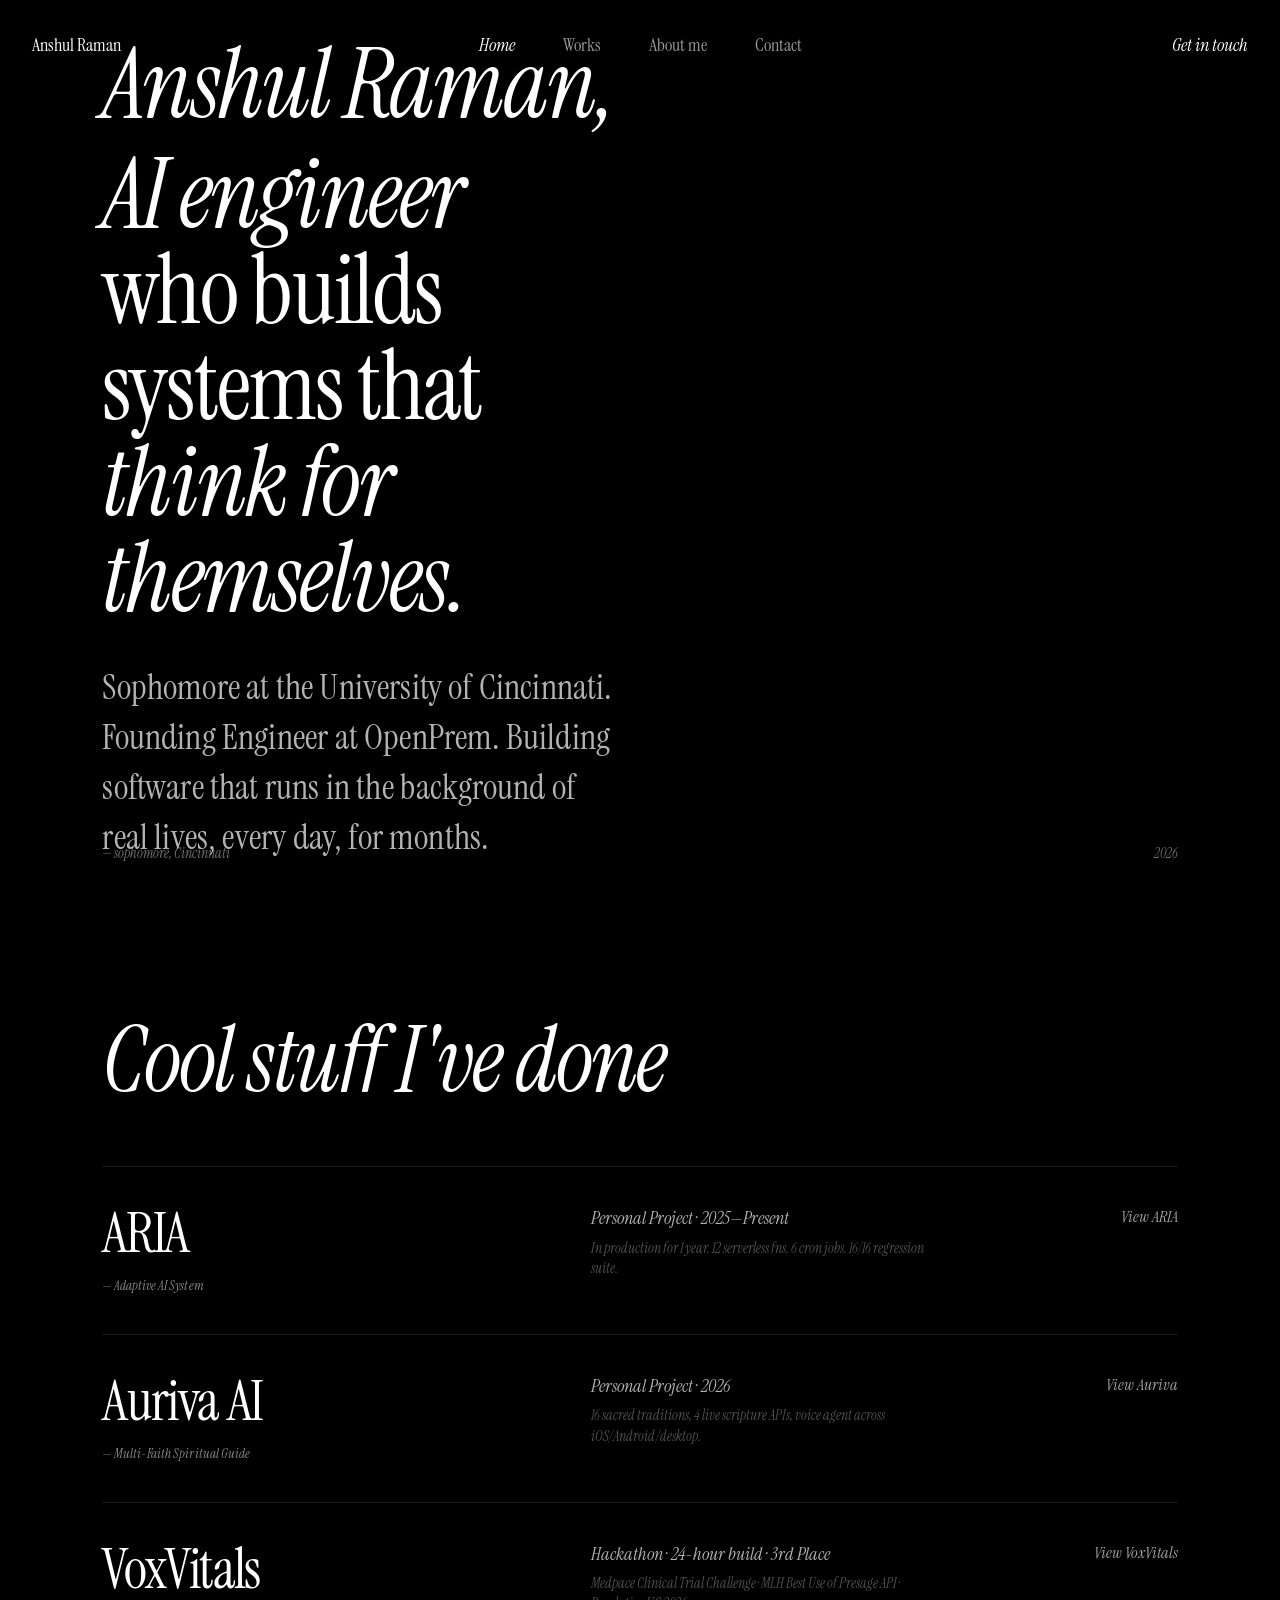
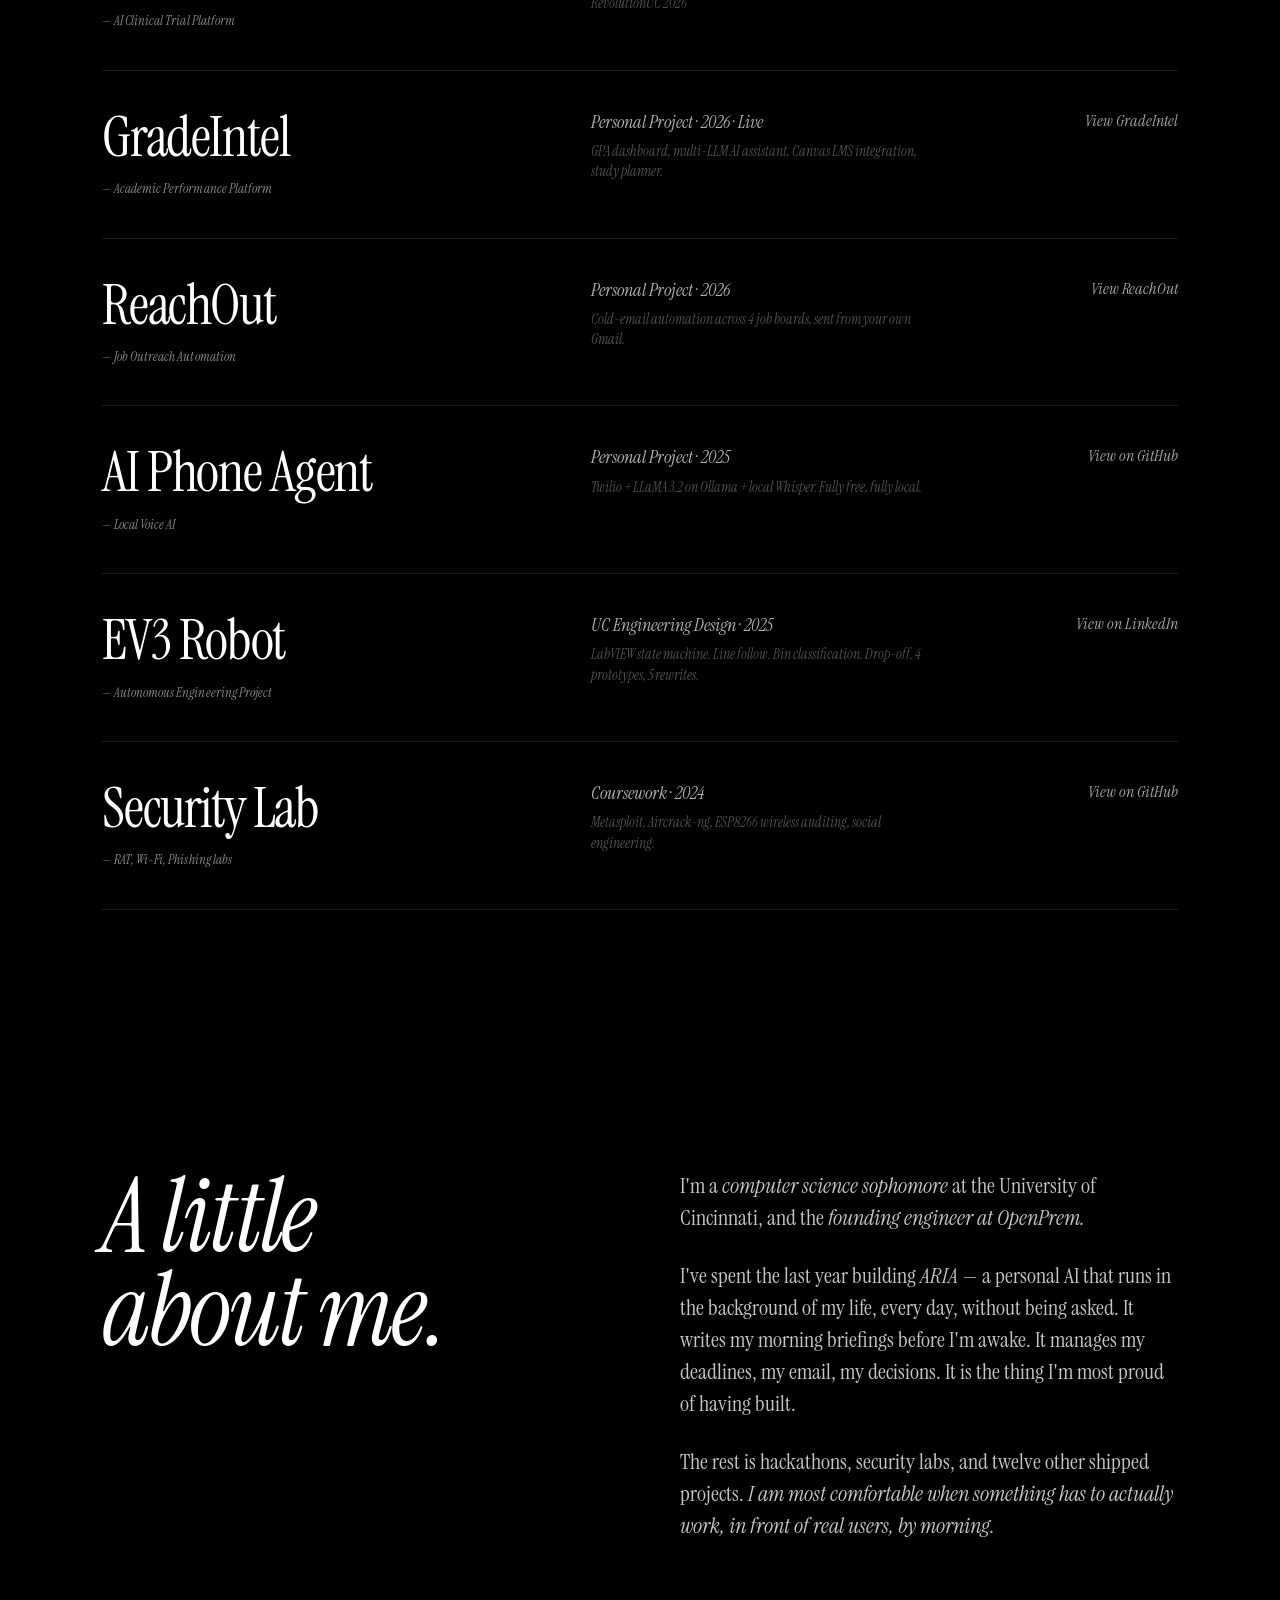
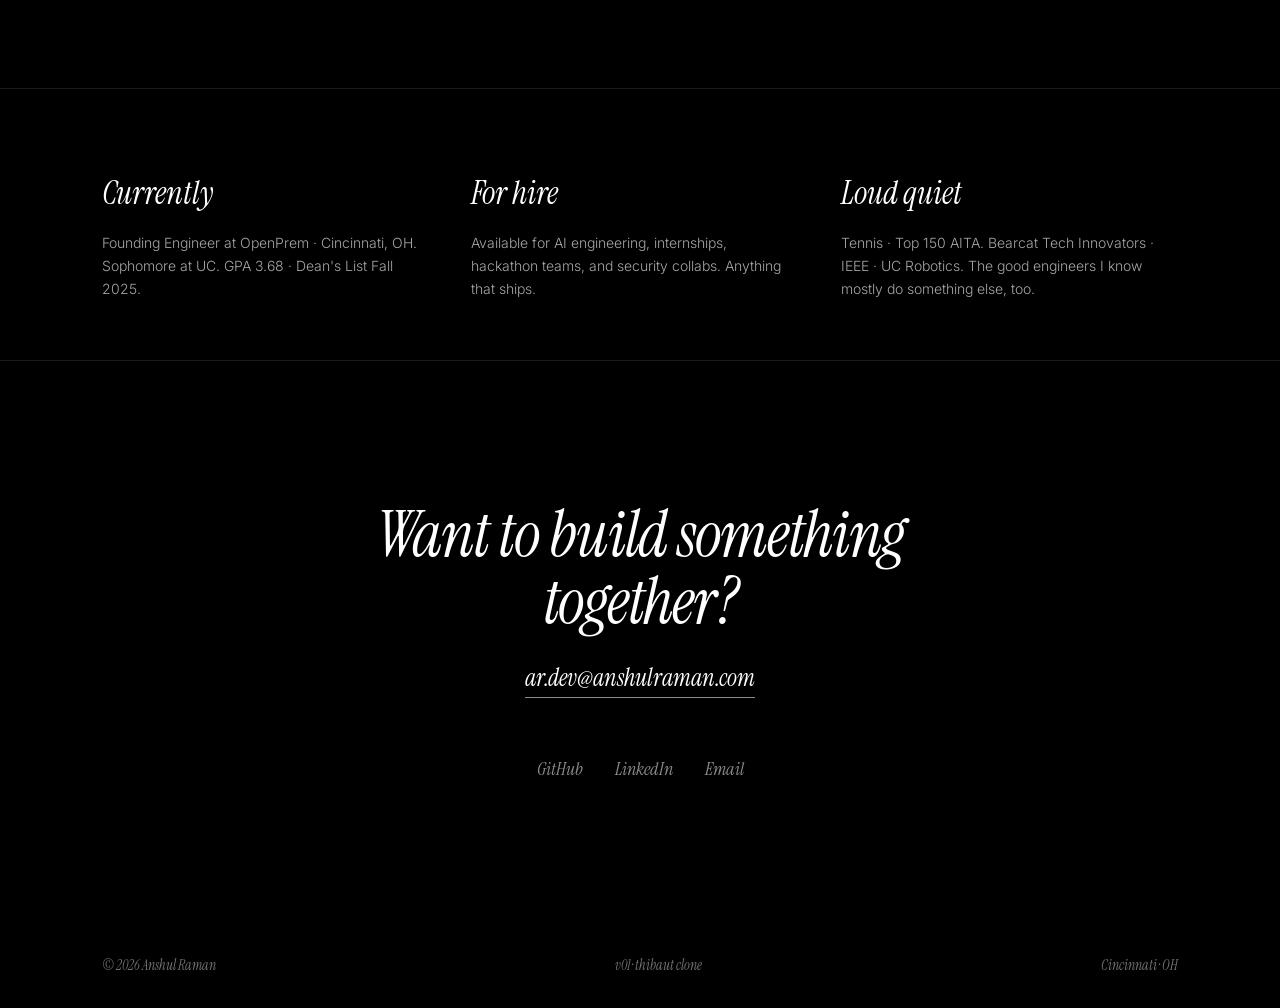
<file: 01.html>
<!DOCTYPE html>
<html lang="en">
<head>
<meta charset="UTF-8">
<meta name="viewport" content="width=device-width, initial-scale=1.0">
<title>Anshul Raman · v01 / Thibaut clone</title>
<link rel="preconnect" href="https://fonts.googleapis.com">
<link rel="preconnect" href="https://fonts.gstatic.com" crossorigin>
<link href="https://fonts.googleapis.com/css2?family=Instrument+Serif:ital@0;1&family=Inter:wght@300;400;500&display=swap" rel="stylesheet">
<style>
:root { --bg:#000; --ink:#fff; --ink-2:rgba(255,255,255,.55); --ink-3:rgba(255,255,255,.32); --line:rgba(255,255,255,.10); }
*,*::before,*::after { margin:0; padding:0; box-sizing:border-box; }
::selection { background:#fff; color:#000; }
html { background:#000; }
body {
  background:#000; color:#fff;
  font-family:'Inter',system-ui,sans-serif;
  font-size:15px; line-height:1.5; font-weight:300;
  -webkit-font-smoothing:antialiased; overflow-x:hidden;
}
a { color:inherit; text-decoration:none; }

/* nav */
nav {
  position:fixed; top:32px; left:0; right:0; z-index:100;
  display:flex; justify-content:center; gap:48px;
  font-family:'Instrument Serif',serif; font-size:18px;
  mix-blend-mode:difference;
}
nav a { opacity:.6; transition:opacity .25s; }
nav a:hover, nav a.active { opacity:1; font-style:italic; }
.brand-fixed { position:fixed; top:32px; left:32px; z-index:100; font-family:'Instrument Serif',serif; font-size:18px; mix-blend-mode:difference; }
.contact-fixed { position:fixed; top:32px; right:32px; z-index:100; font-family:'Instrument Serif',serif; font-size:18px; font-style:italic; mix-blend-mode:difference; }

/* hero */
.hero {
  min-height:100vh; padding:0 8vw; display:flex; flex-direction:column; justify-content:center;
  position:relative;
}
.hero h1 {
  font-family:'Instrument Serif',serif; font-weight:400; font-style:italic;
  font-size:clamp(48px, 7.5vw, 132px);
  line-height:1; letter-spacing:-.02em;
  font-variation-settings:"opsz" 72;
  max-width:14ch;
}
.hero h1 .stand { font-style:normal; }
.hero h1 .name { font-style:italic; display:block; margin-bottom:14px; }
.hero h1 b { font-weight:400; }
.hero h1 .small {
  display:block; font-style:normal; font-family:'Instrument Serif',serif;
  font-size:.36em; line-height:1.45; letter-spacing:.005em;
  margin-top:36px; max-width:32ch; opacity:.7;
}
.hero-corner-time {
  position:absolute; bottom:36px; left:8vw;
  font-family:'Instrument Serif',serif; font-style:italic;
  font-size:14px; opacity:.45;
}
.hero-corner-loc {
  position:absolute; bottom:36px; right:8vw;
  font-family:'Instrument Serif',serif; font-style:italic;
  font-size:14px; opacity:.45; text-align:right;
}

/* works section */
.works {
  padding:120px 8vw;
}
.works-h {
  font-family:'Instrument Serif',serif; font-style:italic; font-weight:400;
  font-size:clamp(48px, 7vw, 120px); line-height:.92; letter-spacing:-.02em;
  margin-bottom:64px;
  font-variation-settings:"opsz" 72;
}
.work {
  display:grid; grid-template-columns:1.3fr 1fr 200px;
  gap:48px; padding:38px 0;
  border-top:1px solid var(--line);
  align-items:start;
}
.work:last-child { border-bottom:1px solid var(--line); }
.work-t {
  font-family:'Instrument Serif',serif; font-style:italic; font-weight:400;
  font-size:clamp(40px, 4.4vw, 72px); line-height:1; letter-spacing:-.025em;
  font-variation-settings:"opsz" 60;
}
.work-t b { font-style:normal; font-weight:400; }
.work-meta {
  font-family:'Instrument Serif',serif; font-style:italic; font-size:18px; line-height:1.45;
  opacity:.7;
}
.work-meta-row { display:block; }
.work-meta-row + .work-meta-row { margin-top:6px; opacity:.45; font-size:14px; }
.work-cta {
  font-family:'Instrument Serif',serif; font-style:italic; font-size:16px;
  text-align:right; opacity:.65; transition:opacity .25s, transform .25s;
  display:inline-flex; align-items:center; gap:6px; justify-content:flex-end; width:100%;
}
.work:hover .work-cta { opacity:1; }
.work:hover .work-cta::after { content:' →'; }
.work:hover .work-t { font-style:italic; }
.work-tag {
  display:inline-block; font-family:'Instrument Serif',serif; font-size:13px;
  font-style:italic; opacity:.55; margin-top:14px; letter-spacing:.005em;
}

/* about section */
.about {
  padding:140px 8vw 120px;
  display:grid; grid-template-columns:1fr 1fr; gap:80px;
}
.about h2 {
  font-family:'Instrument Serif',serif; font-style:italic; font-weight:400;
  font-size:clamp(56px, 8vw, 132px); line-height:.92; letter-spacing:-.025em;
  font-variation-settings:"opsz" 72;
}
.about-body p {
  font-family:'Instrument Serif',serif; font-size:22px; line-height:1.45;
  margin-bottom:1.2em;
  opacity:.78;
}
.about-body p strong { font-style:italic; opacity:1; font-weight:400; }
.about-body p em { font-style:italic; opacity:1; }

.three-col {
  display:grid; grid-template-columns:repeat(3, 1fr); gap:32px;
  padding:80px 8vw 60px; border-top:1px solid var(--line);
}
.three-col h3 {
  font-family:'Instrument Serif',serif; font-style:italic; font-weight:400; font-size:32px; margin-bottom:14px;
}
.three-col p { font-size:14px; line-height:1.65; opacity:.65; max-width:320px; }

/* contact */
.contact {
  padding:140px 8vw; text-align:center;
  border-top:1px solid var(--line);
}
.contact-line {
  font-family:'Instrument Serif',serif; font-style:italic; font-weight:400;
  font-size:clamp(40px, 5vw, 80px); line-height:1.05; letter-spacing:-.02em; max-width:18ch; margin:0 auto 24px;
  font-variation-settings:"opsz" 72;
}
.contact-mail {
  font-family:'Instrument Serif',serif; font-style:italic; font-size:24px;
  border-bottom:1px solid var(--ink-2); padding-bottom:4px;
}
.contact-mail:hover { border-color:#fff; }
.contact-socials { margin-top:60px; display:flex; justify-content:center; gap:32px; font-family:'Instrument Serif',serif; font-style:italic; font-size:18px; opacity:.55; }
.contact-socials a:hover { opacity:1; }

footer { padding:32px 8vw; display:flex; justify-content:space-between; font-family:'Instrument Serif',serif; font-style:italic; font-size:14px; opacity:.45; flex-wrap:wrap; gap:12px; }

@media (max-width:768px) {
  nav { gap:24px; font-size:15px; }
  .brand-fixed, .contact-fixed { font-size:14px; top:20px; }
  .brand-fixed { left:18px; } .contact-fixed { right:18px; }
  nav { top:48px; }
  .hero, .works, .about, .three-col, .contact, footer { padding-left:18px; padding-right:18px; }
  .hero { padding-top:96px; }
  .hero h1 { font-size:clamp(36px,11vw,72px); max-width:100%; }
  .hero-corner-time, .hero-corner-loc { left:18px; right:18px; bottom:24px; font-size:12px; }
  .hero-corner-loc { left:auto; }
  .work { grid-template-columns:1fr; gap:8px; padding:24px 0; }
  .work-cta { text-align:left; justify-content:flex-start; }
  .about, .three-col { grid-template-columns:1fr; gap:24px; padding-top:80px; }
  footer { flex-direction:column; gap:6px; }
}
</style>
</head>
<body>

<a class="brand-fixed" href="#">Anshul Raman</a>
<nav>
  <a href="#hero" class="active">Home</a>
  <a href="#works">Works</a>
  <a href="#about">About me</a>
  <a href="#contact">Contact</a>
</nav>
<a class="contact-fixed" href="mailto:ar.dev@anshulraman.com">Get in touch</a>

<!-- HERO -->
<section class="hero" id="hero">
  <h1>
    <span class="name">Anshul Raman,</span>
    AI engineer<br>
    <span class="stand">who builds<br>systems that<br><b><i>think for themselves.</i></b></span>
    <span class="small">Sophomore at the University of Cincinnati. Founding Engineer at OpenPrem. Building software that runs in the background of real lives, every day, for months.</span>
  </h1>
  <span class="hero-corner-time">— sophomore, Cincinnati</span>
  <span class="hero-corner-loc">2026</span>
</section>

<!-- WORKS -->
<section class="works" id="works">
  <h2 class="works-h">Cool stuff I've done</h2>

  <a class="work" href="https://aria.anshulraman.com" target="_blank">
    <div>
      <div class="work-t"><b>ARIA</b></div>
      <div class="work-tag">— Adaptive AI System</div>
    </div>
    <div class="work-meta">
      <span class="work-meta-row">Personal Project · 2025—Present</span>
      <span class="work-meta-row">In production for 1 year. 12 serverless fns. 6 cron jobs. 16/16 regression suite.</span>
    </div>
    <div class="work-cta">View ARIA</div>
  </a>

  <a class="work" href="https://auriva.anshulraman.com" target="_blank">
    <div>
      <div class="work-t"><b>Auriva AI</b></div>
      <div class="work-tag">— Multi-Faith Spiritual Guide</div>
    </div>
    <div class="work-meta">
      <span class="work-meta-row">Personal Project · 2026</span>
      <span class="work-meta-row">16 sacred traditions, 4 live scripture APIs, voice agent across iOS/Android/desktop.</span>
    </div>
    <div class="work-cta">View Auriva</div>
  </a>

  <a class="work" href="https://voxvitals.anshulraman.tech/" target="_blank">
    <div>
      <div class="work-t"><b>VoxVitals</b></div>
      <div class="work-tag">— AI Clinical Trial Platform</div>
    </div>
    <div class="work-meta">
      <span class="work-meta-row">Hackathon · 24-hour build · 3rd Place</span>
      <span class="work-meta-row">Medpace Clinical Trial Challenge · MLH Best Use of Presage API · RevolutionUC 2026</span>
    </div>
    <div class="work-cta">View VoxVitals</div>
  </a>

  <a class="work" href="https://gradintel.anshulraman.com" target="_blank">
    <div>
      <div class="work-t"><b>GradeIntel</b></div>
      <div class="work-tag">— Academic Performance Platform</div>
    </div>
    <div class="work-meta">
      <span class="work-meta-row">Personal Project · 2026 · Live</span>
      <span class="work-meta-row">GPA dashboard, multi-LLM AI assistant, Canvas LMS integration, study planner.</span>
    </div>
    <div class="work-cta">View GradeIntel</div>
  </a>

  <a class="work" href="https://reachout.anshulraman.com/" target="_blank">
    <div>
      <div class="work-t"><b>ReachOut</b></div>
      <div class="work-tag">— Job Outreach Automation</div>
    </div>
    <div class="work-meta">
      <span class="work-meta-row">Personal Project · 2026</span>
      <span class="work-meta-row">Cold-email automation across 4 job boards, sent from your own Gmail.</span>
    </div>
    <div class="work-cta">View ReachOut</div>
  </a>

  <a class="work" href="https://github.com/itsramananshul/ai-phone-agent/" target="_blank">
    <div>
      <div class="work-t"><b>AI Phone Agent</b></div>
      <div class="work-tag">— Local Voice AI</div>
    </div>
    <div class="work-meta">
      <span class="work-meta-row">Personal Project · 2025</span>
      <span class="work-meta-row">Twilio + LLaMA 3.2 on Ollama + local Whisper. Fully free, fully local.</span>
    </div>
    <div class="work-cta">View on GitHub</div>
  </a>

  <a class="work" href="https://www.linkedin.com/posts/anshulraman06_engineering-robotics-labview-ugcPost-7454015401723719680-FJUj" target="_blank">
    <div>
      <div class="work-t"><b>EV3 Robot</b></div>
      <div class="work-tag">— Autonomous Engineering Project</div>
    </div>
    <div class="work-meta">
      <span class="work-meta-row">UC Engineering Design · 2025</span>
      <span class="work-meta-row">LabVIEW state machine. Line follow. Bin classification. Drop-off. 4 prototypes, 5 rewrites.</span>
    </div>
    <div class="work-cta">View on LinkedIn</div>
  </a>

  <a class="work" href="https://github.com/itsramananshul" target="_blank">
    <div>
      <div class="work-t"><b>Security Lab</b></div>
      <div class="work-tag">— RAT, Wi-Fi, Phishing labs</div>
    </div>
    <div class="work-meta">
      <span class="work-meta-row">Coursework · 2024</span>
      <span class="work-meta-row">Metasploit, Aircrack-ng, ESP8266 wireless auditing, social engineering.</span>
    </div>
    <div class="work-cta">View on GitHub</div>
  </a>
</section>

<!-- ABOUT -->
<section class="about" id="about">
  <h2>A little<br><i>about me.</i></h2>
  <div class="about-body">
    <p>I'm a <em>computer science sophomore</em> at the University of Cincinnati, and the <em>founding engineer at OpenPrem.</em></p>
    <p>I've spent the last year building <em>ARIA</em> — a personal AI that runs in the background of my life, every day, without being asked. It writes my morning briefings before I'm awake. It manages my deadlines, my email, my decisions. It is the thing I'm most proud of having built.</p>
    <p>The rest is hackathons, security labs, and twelve other shipped projects. <em>I am most comfortable when something has to actually work, in front of real users, by morning.</em></p>
  </div>
</section>

<div class="three-col">
  <div>
    <h3>Currently</h3>
    <p>Founding Engineer at OpenPrem · Cincinnati, OH. Sophomore at UC. GPA 3.68 · Dean's List Fall 2025.</p>
  </div>
  <div>
    <h3>For hire</h3>
    <p>Available for AI engineering, internships, hackathon teams, and security collabs. Anything that ships.</p>
  </div>
  <div>
    <h3>Loud quiet</h3>
    <p>Tennis · Top 150 AITA. Bearcat Tech Innovators · IEEE · UC Robotics. The good engineers I know mostly do something else, too.</p>
  </div>
</div>

<!-- CONTACT -->
<section class="contact" id="contact">
  <p class="contact-line">Want to <i>build</i> something <i>together?</i></p>
  <a class="contact-mail" href="mailto:ar.dev@anshulraman.com">ar.dev@anshulraman.com</a>
  <div class="contact-socials">
    <a href="https://github.com/itsramananshul" target="_blank">GitHub</a>
    <a href="https://www.linkedin.com/in/anshulraman06" target="_blank">LinkedIn</a>
    <a href="mailto:ar.dev@anshulraman.com">Email</a>
  </div>
</section>

<footer>
  <span>© 2026 Anshul Raman</span>
  <span>v01 · thibaut clone</span>
  <span><i>Cincinnati · OH</i></span>
</footer>

<script>
document.querySelectorAll('a[href^="#"]').forEach(a=>a.addEventListener('click',e=>{const id=a.getAttribute('href');if(id.length>1){const t=document.querySelector(id);if(t){e.preventDefault();t.scrollIntoView({behavior:'smooth',block:'start'});document.querySelectorAll('nav a').forEach(n=>n.classList.toggle('active',n===a));}}}));
</script>
</body>
</html>
</file>
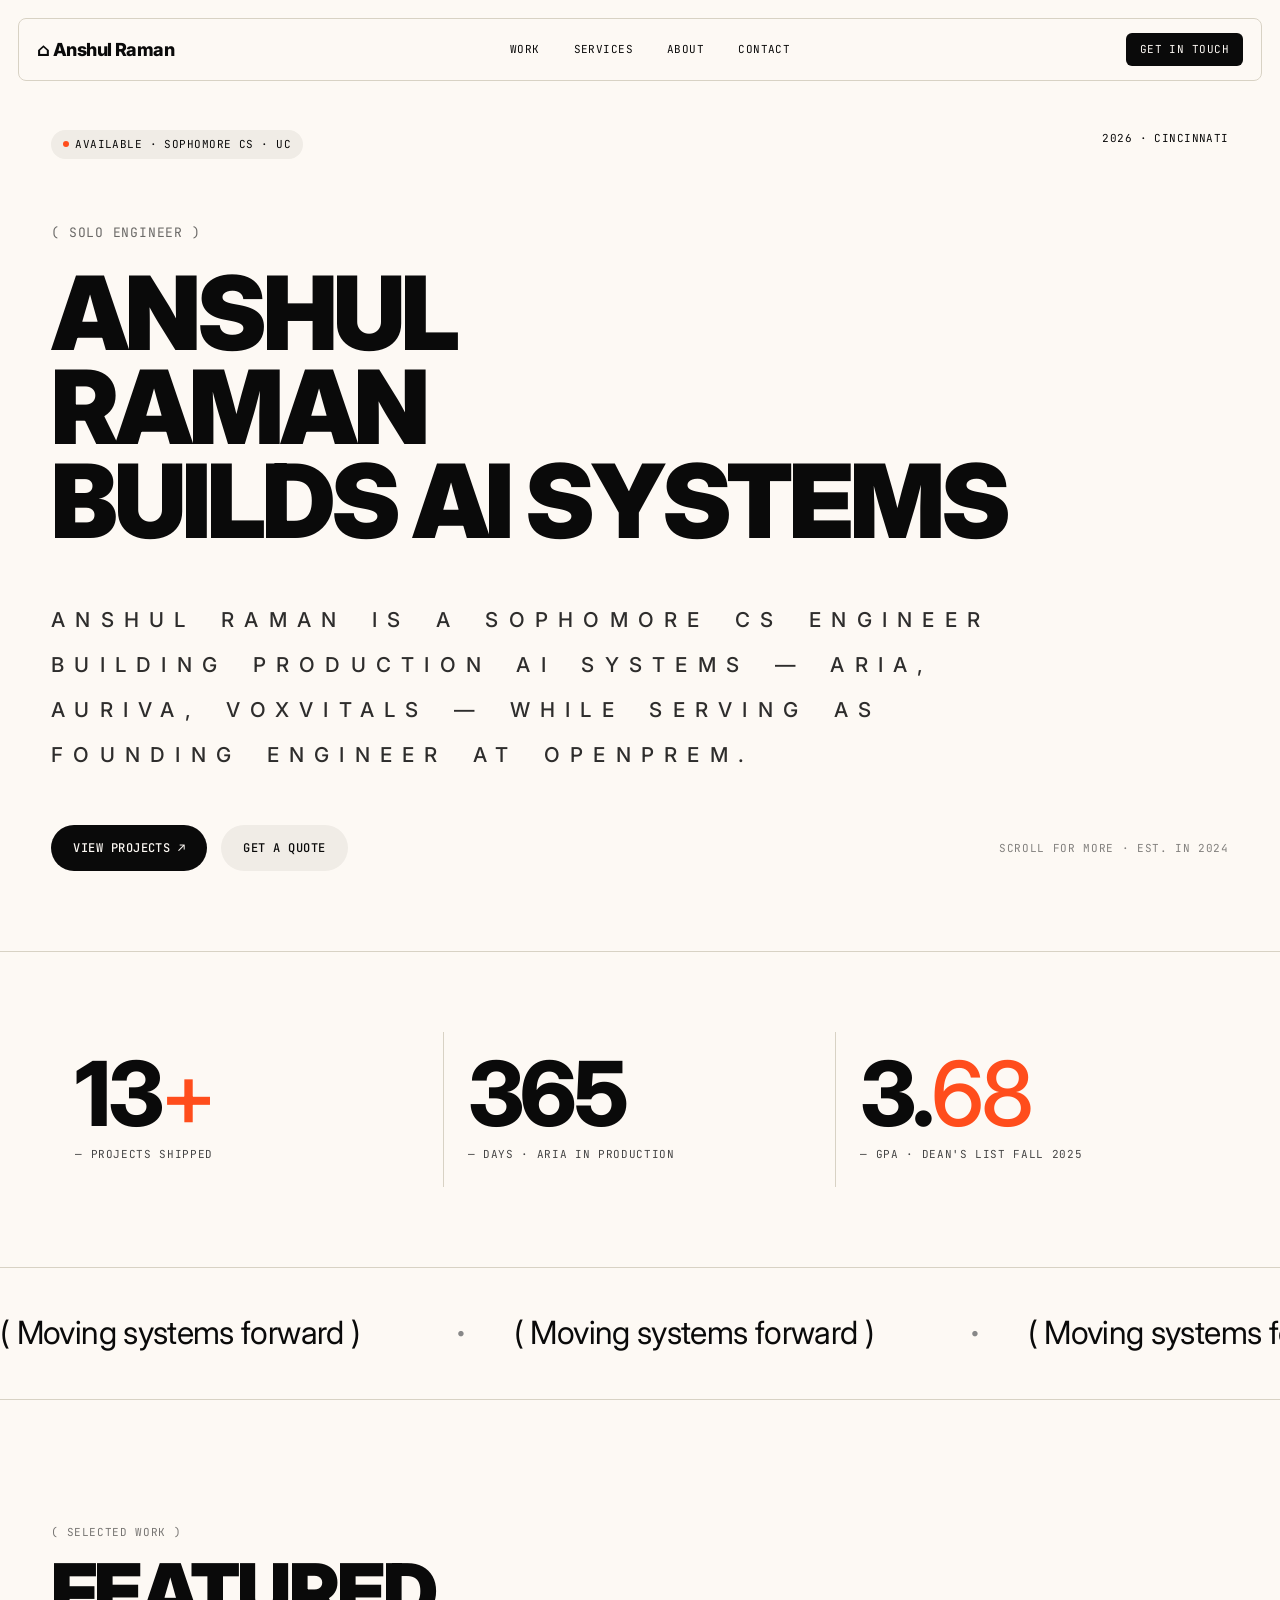
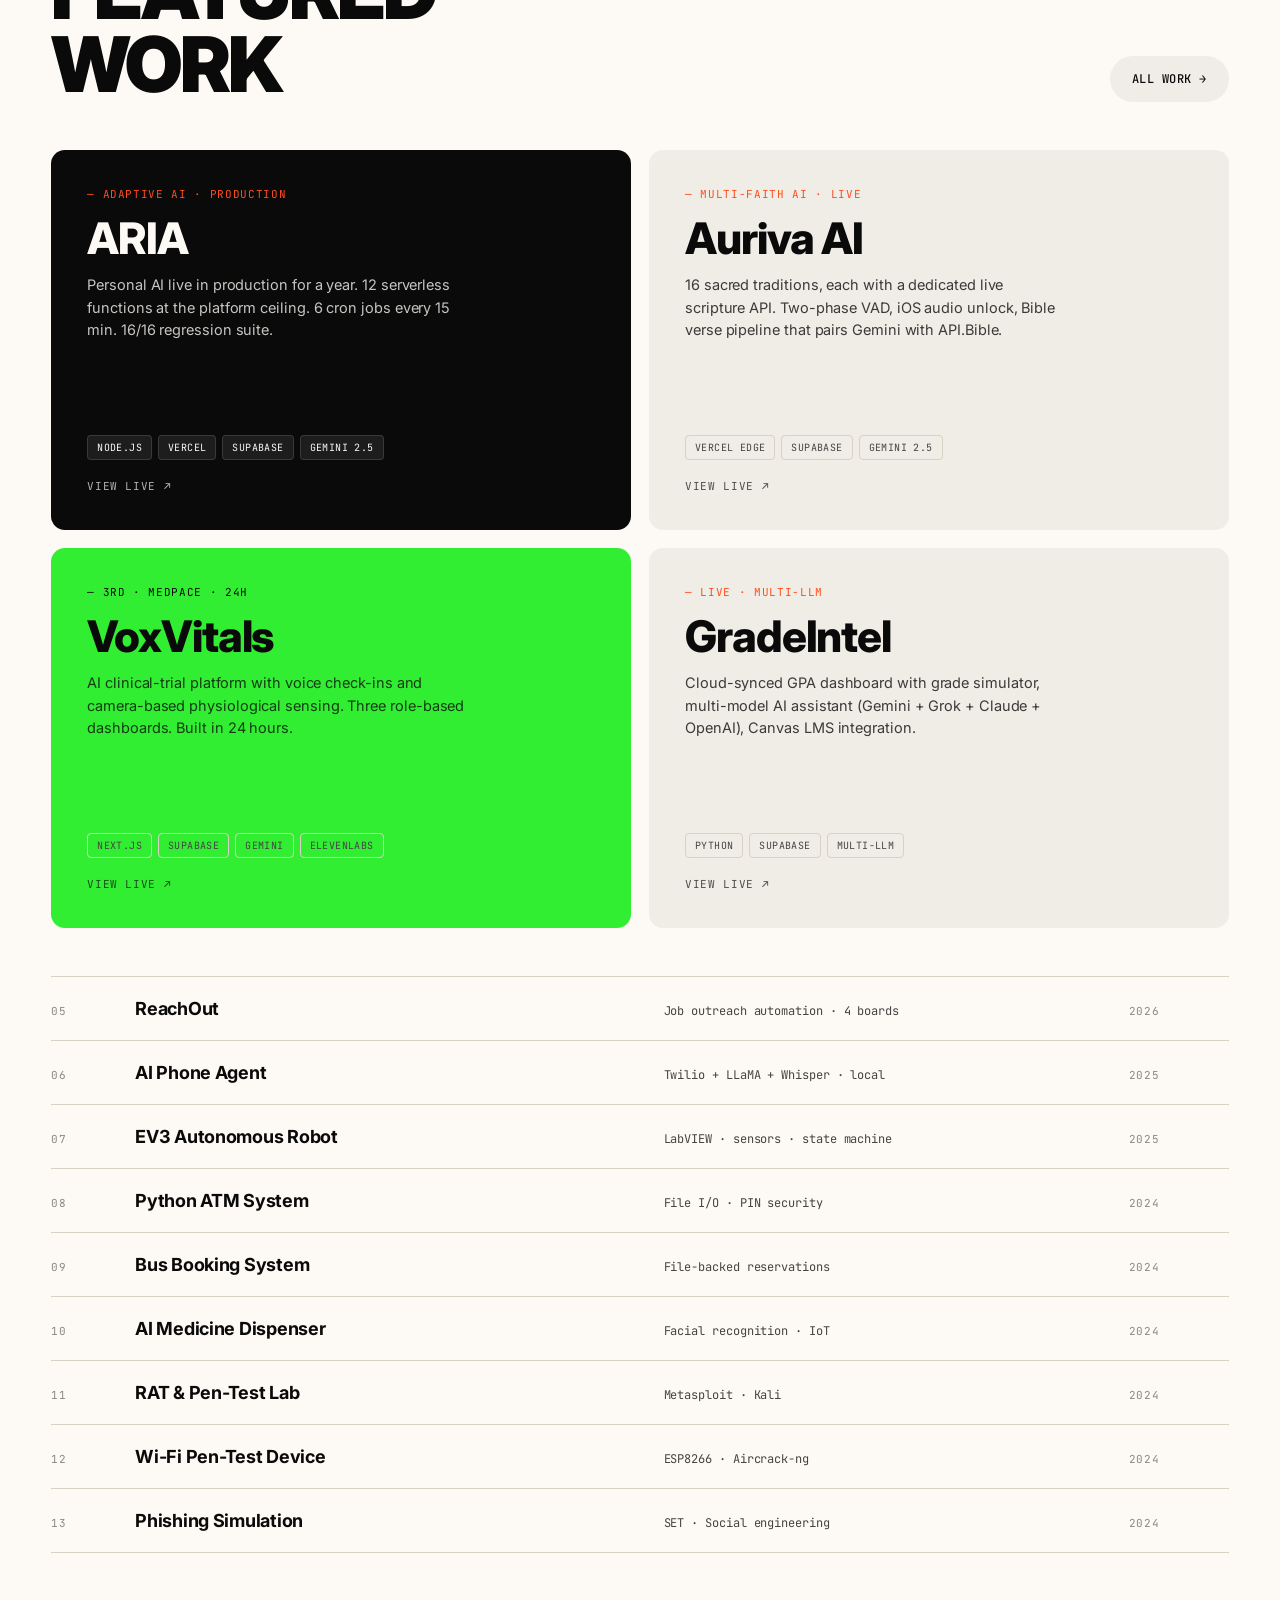
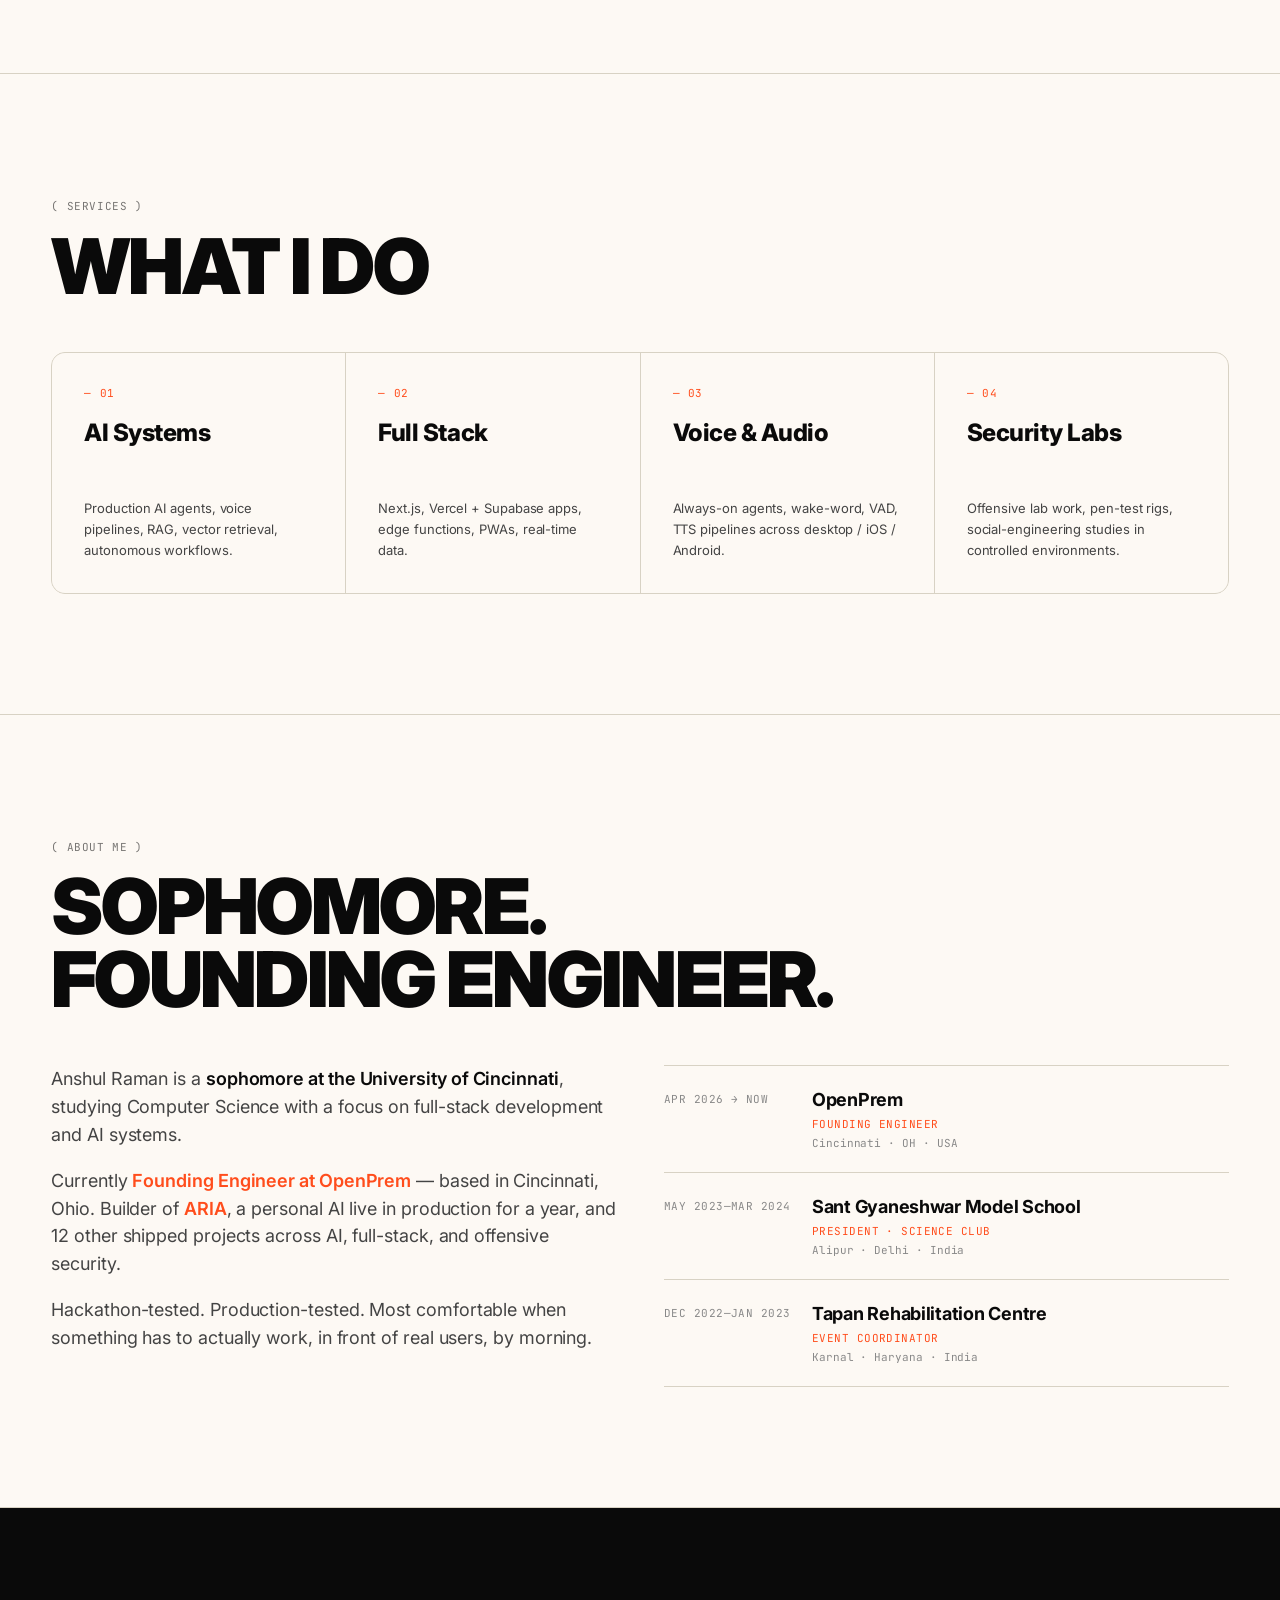
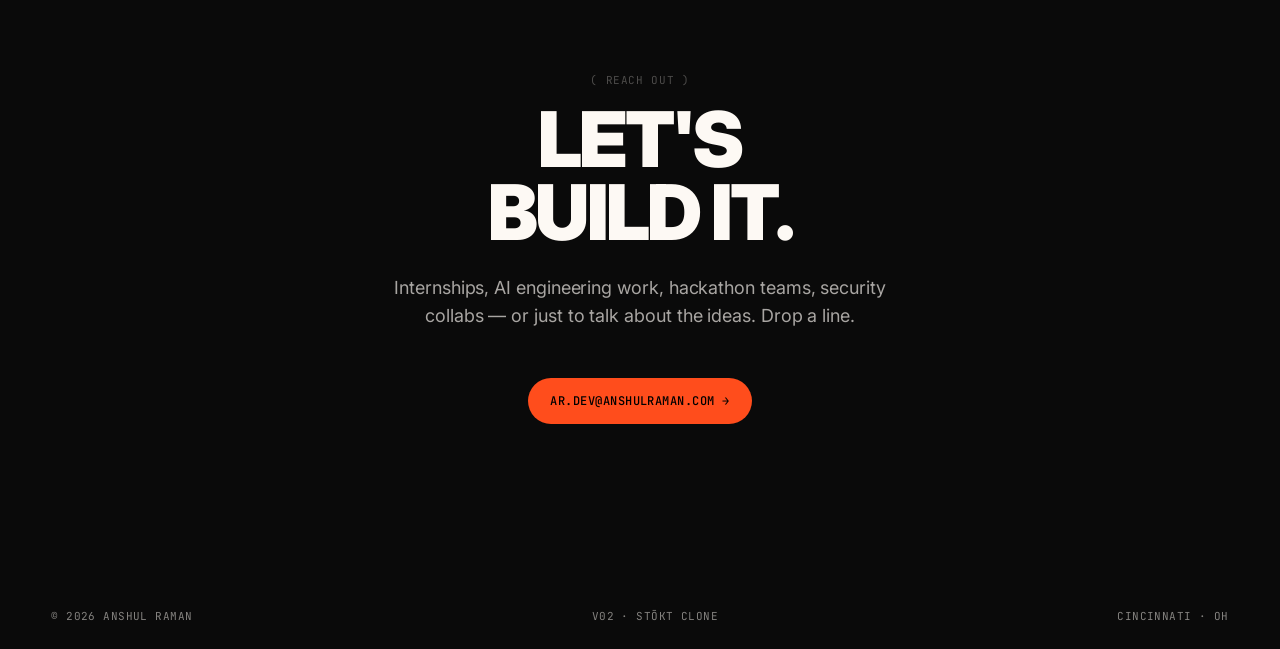
<file: 02.html>
<!DOCTYPE html>
<html lang="en">
<head>
<meta charset="UTF-8">
<meta name="viewport" content="width=device-width, initial-scale=1.0">
<title>Anshul Raman · v02 / Stōkt clone</title>
<link rel="preconnect" href="https://fonts.googleapis.com">
<link rel="preconnect" href="https://fonts.gstatic.com" crossorigin>
<link href="https://fonts.googleapis.com/css2?family=Inter:wght@400;500;600;700;800;900&family=JetBrains+Mono:wght@400;500&display=swap" rel="stylesheet">
<style>
:root {
  --bg:#fdf9f4; --bg-2:#f0ece6; --ink:#0a0a0a; --ink-2:#444; --ink-3:#888;
  --line:#d8d2c4; --green:#31ee33; --orange:#ff4d1c;
  --sans:'Inter',system-ui,sans-serif;
  --mono:'JetBrains Mono',ui-monospace,monospace;
  --gx: clamp(20px,4vw,56px);
}
*,*::before,*::after { margin:0; padding:0; box-sizing:border-box; }
::selection { background:var(--ink); color:var(--bg); }
html { background:var(--bg); }
body {
  background:var(--bg); color:var(--ink); font-family:var(--sans);
  font-size:15px; line-height:1.5; font-weight:400;
  -webkit-font-smoothing:antialiased; letter-spacing:-.005em;
}
a { color:inherit; text-decoration:none; }

/* nav */
nav {
  position:fixed; top:18px; left:18px; right:18px; z-index:100;
  display:flex; justify-content:space-between; align-items:center;
  padding:14px 18px;
  background:var(--bg);
  border:1px solid var(--line);
  border-radius:8px;
}
.brand { font-family:var(--sans); font-weight:800; font-size:18px; letter-spacing:-.03em; }
.brand::before { content:'⌂  '; }
.nav-links { display:flex; gap:14px; font-family:var(--mono); font-size:11px; letter-spacing:.04em; text-transform:uppercase; }
.nav-links a { padding:6px 10px; border-radius:4px; transition:background .2s; }
.nav-links a:hover { background:var(--bg-2); }
.nav-cta { font-family:var(--mono); font-size:11px; letter-spacing:.04em; text-transform:uppercase; background:var(--ink); color:var(--bg); padding:8px 14px; border-radius:6px; }
.nav-cta:hover { background:var(--orange); }

/* hero */
.hero { padding:130px var(--gx) 80px; }
.hero-meta {
  display:flex; justify-content:space-between; flex-wrap:wrap; gap:14px;
  font-family:var(--mono); font-size:11px; letter-spacing:.04em; text-transform:uppercase;
  margin-bottom:64px;
}
.hero-meta .pill {
  background:var(--bg-2); padding:6px 12px; border-radius:999px;
  display:inline-flex; align-items:center; gap:6px;
}
.hero-meta .pill::before { content:''; width:6px; height:6px; border-radius:50%; background:var(--orange); }

.hero-tag-row {
  font-family:var(--mono); font-size:13px; letter-spacing:.06em;
  margin-bottom:24px; opacity:.6;
}
.hero-tag-row::before { content:'( '; } .hero-tag-row::after { content:' )'; }

.hero-headline {
  font-family:var(--sans); font-weight:900;
  font-size:clamp(48px, 8vw, 132px);
  line-height:.92; letter-spacing:-.04em; text-transform:uppercase;
}

.hero-letterspace {
  font-family:var(--sans); font-weight:500;
  font-size:clamp(18px, 1.6vw, 22px); letter-spacing:.5em; text-transform:uppercase;
  margin-top:48px; max-width:80ch; line-height:2.2;
  opacity:.85; word-spacing:.5em;
}
.hero-cta-row {
  display:flex; gap:14px; margin-top:48px; flex-wrap:wrap; align-items:center;
}
.btn {
  font-family:var(--mono); font-size:12px; letter-spacing:.04em; text-transform:uppercase; font-weight:500;
  padding:14px 22px; border-radius:999px; display:inline-flex; align-items:center; gap:8px;
  transition:transform .25s, background .25s;
}
.btn-dark { background:var(--ink); color:var(--bg); }
.btn-dark:hover { background:var(--orange); color:#000; transform:translateY(-2px); }
.btn-light { background:var(--bg-2); color:var(--ink); }
.btn-light:hover { background:var(--ink); color:var(--bg); }
.scroll-hint { margin-left:auto; font-family:var(--mono); font-size:11px; letter-spacing:.06em; opacity:.5; text-transform:uppercase; }

/* counter */
.counter-row {
  display:grid; grid-template-columns:1fr 1fr 1fr;
  gap:0; padding:80px var(--gx);
  border-top:1px solid var(--line); border-bottom:1px solid var(--line);
}
.cnt {
  padding:24px; border-right:1px solid var(--line);
}
.cnt:last-child { border-right:none; }
.cnt-n {
  font-family:var(--sans); font-weight:800;
  font-size:clamp(60px, 7vw, 110px); line-height:.85; letter-spacing:-.04em;
}
.cnt-n .pct { color:var(--orange); font-weight:500; }
.cnt-l {
  font-family:var(--mono); font-size:11px; letter-spacing:.06em; text-transform:uppercase;
  color:var(--ink-2); margin-top:14px;
}

/* moving forward strip */
.moving {
  padding:32px 0; border-bottom:1px solid var(--line);
  font-family:var(--sans); font-weight:400;
  font-size:clamp(20px, 2.5vw, 32px); letter-spacing:-.02em;
  white-space:nowrap; overflow:hidden;
}
.moving-track { display:inline-flex; gap:48px; animation:slide 30s linear infinite; }
.moving-track span { display:inline-flex; align-items:center; gap:48px; }
.moving-track span::after { content:'·'; font-size:1.4em; color:var(--ink-3); margin-left:48px; }
@keyframes slide { to { transform:translateX(-50%); } }

/* sections */
.s { padding:120px var(--gx); border-bottom:1px solid var(--line); }
.s-head { display:flex; justify-content:space-between; align-items:flex-end; flex-wrap:wrap; gap:20px; margin-bottom:48px; }
.s-tag { font-family:var(--mono); font-size:11px; letter-spacing:.06em; text-transform:uppercase; opacity:.55; }
.s-tag::before { content:'( '; } .s-tag::after { content:' )'; }
.s-h {
  font-family:var(--sans); font-weight:900;
  font-size:clamp(40px, 6vw, 88px); line-height:.95; letter-spacing:-.035em; text-transform:uppercase;
}

/* featured work — alternating cards */
.featured-grid {
  display:grid; grid-template-columns:repeat(2, 1fr);
  gap:18px;
}
.fw {
  background:var(--bg-2);
  border-radius:14px; padding:36px; min-height:380px;
  display:flex; flex-direction:column; justify-content:space-between;
  transition:transform .35s, background .3s;
}
.fw:hover { transform:translateY(-4px); }
.fw.dark { background:var(--ink); color:var(--bg); }
.fw.dark .fw-cat { color:var(--orange); }
.fw.dark .fw-tag { background:rgba(255,255,255,.08); color:var(--bg); border-color:rgba(255,255,255,.12); }
.fw.green { background:var(--green); color:var(--ink); }
.fw.green .fw-cat { color:var(--ink); }
.fw-cat {
  font-family:var(--mono); font-size:11px; letter-spacing:.06em; text-transform:uppercase;
  color:var(--orange); margin-bottom:14px;
}
.fw-name {
  font-family:var(--sans); font-weight:800;
  font-size:clamp(28px, 3.4vw, 48px); line-height:1; letter-spacing:-.025em;
  margin-bottom:14px;
}
.fw-d { font-size:14.5px; line-height:1.55; opacity:.78; max-width:42ch; }
.fw-tags { display:flex; flex-wrap:wrap; gap:6px; margin-top:20px; }
.fw-tag {
  font-family:var(--mono); font-size:10px; letter-spacing:.04em; text-transform:uppercase;
  border:1px solid var(--line); padding:4px 9px; border-radius:4px; color:var(--ink-2);
}
.fw-arr { margin-top:18px; font-family:var(--mono); font-size:11px; letter-spacing:.06em; text-transform:uppercase; opacity:.7; }
.fw:hover .fw-arr::after { content:' →'; }
.fw-arr::after { content:' ↗'; transition:content .25s; }

/* all work compact list */
.allwork { margin-top:48px; }
.aw {
  display:grid; grid-template-columns:60px 1.6fr 1.4fr 100px;
  gap:24px; padding:18px 0; border-top:1px solid var(--line); align-items:baseline;
  transition:padding .25s, background .2s;
}
.aw:last-child { border-bottom:1px solid var(--line); }
.aw:hover { padding-left:8px; padding-right:8px; background:var(--bg-2); }
.aw-n, .aw-yr { font-family:var(--mono); font-size:11px; letter-spacing:.06em; color:var(--ink-3); text-transform:uppercase; }
.aw-t { font-family:var(--sans); font-weight:700; font-size:18px; letter-spacing:-.015em; }
.aw-cat { font-family:var(--mono); font-size:12px; color:var(--ink-2); }

/* services — Stōkt-style 4-block grid */
.services {
  display:grid; grid-template-columns:repeat(4, 1fr);
  gap:1px; background:var(--line); border:1px solid var(--line);
  border-radius:14px; overflow:hidden; margin-top:32px;
}
.svc { background:var(--bg); padding:32px; display:flex; flex-direction:column; gap:14px; min-height:240px; }
.svc-num { font-family:var(--mono); font-size:11px; letter-spacing:.06em; color:var(--orange); }
.svc-t { font-family:var(--sans); font-weight:800; font-size:24px; letter-spacing:-.02em; }
.svc-d { font-size:13px; line-height:1.6; color:var(--ink-2); margin-top:auto; }

/* about+experience two-col */
.split { display:grid; grid-template-columns:1fr 1fr; gap:48px; }
.split-text p {
  font-family:var(--sans); font-size:18px; line-height:1.55; margin-bottom:1em; color:var(--ink-2);
}
.split-text p strong { color:var(--ink); font-weight:600; }
.split-text p .accent { color:var(--orange); font-weight:600; }
.exp-item { padding:20px 0; border-top:1px solid var(--line); display:flex; gap:18px; }
.exp-item:last-child { border-bottom:1px solid var(--line); }
.exp-when { font-family:var(--mono); font-size:11px; letter-spacing:.04em; text-transform:uppercase; color:var(--ink-3); flex-shrink:0; width:130px; padding-top:5px; }
.exp-org { font-family:var(--sans); font-weight:700; font-size:18px; letter-spacing:-.015em; }
.exp-role { font-family:var(--mono); font-size:11px; letter-spacing:.04em; text-transform:uppercase; color:var(--orange); margin-top:3px; }
.exp-loc { font-family:var(--mono); font-size:11px; color:var(--ink-3); margin-top:3px; }

/* CTA / footer */
#contact {
  background:var(--ink); color:var(--bg);
  padding:160px var(--gx); border-bottom:none; text-align:center;
}
#contact .s-h { color:var(--bg); }
#contact .s-tag { color:rgba(253,249,244,.5); }
#contact .lede { font-size:18px; line-height:1.55; color:rgba(253,249,244,.65); max-width:520px; margin:24px auto 48px; }
#contact .btn-dark { background:var(--orange); color:#000; }
#contact .btn-dark:hover { background:var(--bg); color:var(--ink); }

footer {
  background:var(--ink); color:rgba(253,249,244,.5);
  padding:24px var(--gx); display:flex; justify-content:space-between; flex-wrap:wrap; gap:14px;
  font-family:var(--mono); font-size:11px; letter-spacing:.04em; text-transform:uppercase;
}

@media (max-width:900px) {
  nav { left:12px; right:12px; padding:10px 14px; }
  .nav-links { display:none; }
  .featured-grid, .split, .services { grid-template-columns:1fr; }
  .services { grid-template-columns:1fr 1fr; }
  .counter-row { grid-template-columns:1fr; }
  .cnt { border-right:none; border-bottom:1px solid var(--line); }
  .cnt:last-child { border-bottom:none; }
  .aw { grid-template-columns:40px 1fr; gap:6px 12px; }
  .aw-cat, .aw-yr { grid-column:2; }
  .s, .hero, #contact { padding-left:var(--gx); padding-right:var(--gx); }
  .hero-meta { font-size:10px; }
  footer { flex-direction:column; gap:6px; }
}
</style>
</head>
<body>

<nav>
  <a class="brand" href="#">Anshul Raman</a>
  <div class="nav-links">
    <a href="#work">Work</a>
    <a href="#services">Services</a>
    <a href="#about">About</a>
    <a href="#contact">Contact</a>
  </div>
  <a class="nav-cta" href="mailto:ar.dev@anshulraman.com">Get in touch</a>
</nav>

<!-- HERO -->
<section class="hero">
  <div class="hero-meta">
    <span class="pill">Available · Sophomore CS · UC</span>
    <span>2026 · Cincinnati</span>
  </div>

  <div class="hero-tag-row">SOLO ENGINEER</div>
  <h1 class="hero-headline">
    Anshul<br>
    Raman<br>
    Builds AI Systems
  </h1>
  <p class="hero-letterspace">Anshul Raman is a sophomore CS engineer building production AI systems &mdash; ARIA, Auriva, VoxVitals &mdash; while serving as Founding Engineer at OpenPrem.</p>

  <div class="hero-cta-row">
    <a class="btn btn-dark" href="#work">View Projects ↗</a>
    <a class="btn btn-light" href="mailto:ar.dev@anshulraman.com">Get a quote</a>
    <span class="scroll-hint">Scroll for more · Est. in 2024</span>
  </div>
</section>

<!-- COUNTER ROW -->
<div class="counter-row">
  <div class="cnt">
    <div class="cnt-n">13<span class="pct">+</span></div>
    <div class="cnt-l">— Projects Shipped</div>
  </div>
  <div class="cnt">
    <div class="cnt-n">365</div>
    <div class="cnt-l">— Days · ARIA in Production</div>
  </div>
  <div class="cnt">
    <div class="cnt-n">3.<span class="pct">68</span></div>
    <div class="cnt-l">— GPA · Dean's List Fall 2025</div>
  </div>
</div>

<!-- MOVING STRIP -->
<div class="moving">
  <div class="moving-track">
    <span>( Moving systems forward )</span>
    <span>( Moving systems forward )</span>
    <span>( Moving systems forward )</span>
    <span>( Moving systems forward )</span>
    <span>( Moving systems forward )</span>
    <span>( Moving systems forward )</span>
  </div>
</div>

<!-- FEATURED WORK -->
<section class="s" id="work">
  <div class="s-head">
    <div>
      <span class="s-tag">Selected Work</span>
      <h2 class="s-h" style="margin-top:14px;">Featured<br>Work</h2>
    </div>
    <a class="btn btn-light" href="#allwork">All Work →</a>
  </div>

  <div class="featured-grid">
    <a class="fw dark" href="https://aria.anshulraman.com" target="_blank">
      <div>
        <div class="fw-cat">— Adaptive AI · Production</div>
        <div class="fw-name">ARIA</div>
        <div class="fw-d">Personal AI live in production for a year. 12 serverless functions at the platform ceiling. 6 cron jobs every 15 min. 16/16 regression suite.</div>
      </div>
      <div>
        <div class="fw-tags">
          <span class="fw-tag">Node.js</span><span class="fw-tag">Vercel</span><span class="fw-tag">Supabase</span><span class="fw-tag">Gemini 2.5</span>
        </div>
        <div class="fw-arr">View live</div>
      </div>
    </a>
    <a class="fw" href="https://auriva.anshulraman.com" target="_blank">
      <div>
        <div class="fw-cat">— Multi-Faith AI · Live</div>
        <div class="fw-name">Auriva AI</div>
        <div class="fw-d">16 sacred traditions, each with a dedicated live scripture API. Two-phase VAD, iOS audio unlock, Bible verse pipeline that pairs Gemini with API.Bible.</div>
      </div>
      <div>
        <div class="fw-tags">
          <span class="fw-tag">Vercel Edge</span><span class="fw-tag">Supabase</span><span class="fw-tag">Gemini 2.5</span>
        </div>
        <div class="fw-arr">View live</div>
      </div>
    </a>
    <a class="fw green" href="https://voxvitals.anshulraman.tech/" target="_blank">
      <div>
        <div class="fw-cat">— 3rd · Medpace · 24h</div>
        <div class="fw-name">VoxVitals</div>
        <div class="fw-d">AI clinical-trial platform with voice check-ins and camera-based physiological sensing. Three role-based dashboards. Built in 24 hours.</div>
      </div>
      <div>
        <div class="fw-tags">
          <span class="fw-tag">Next.js</span><span class="fw-tag">Supabase</span><span class="fw-tag">Gemini</span><span class="fw-tag">ElevenLabs</span>
        </div>
        <div class="fw-arr">View live</div>
      </div>
    </a>
    <a class="fw" href="https://gradintel.anshulraman.com" target="_blank">
      <div>
        <div class="fw-cat">— Live · Multi-LLM</div>
        <div class="fw-name">GradeIntel</div>
        <div class="fw-d">Cloud-synced GPA dashboard with grade simulator, multi-model AI assistant (Gemini + Grok + Claude + OpenAI), Canvas LMS integration.</div>
      </div>
      <div>
        <div class="fw-tags">
          <span class="fw-tag">Python</span><span class="fw-tag">Supabase</span><span class="fw-tag">Multi-LLM</span>
        </div>
        <div class="fw-arr">View live</div>
      </div>
    </a>
  </div>

  <div id="allwork" class="allwork">
    <div class="aw"><span class="aw-n">05</span><span class="aw-t">ReachOut</span><span class="aw-cat">Job outreach automation · 4 boards</span><span class="aw-yr">2026</span></div>
    <div class="aw"><span class="aw-n">06</span><span class="aw-t">AI Phone Agent</span><span class="aw-cat">Twilio + LLaMA + Whisper · local</span><span class="aw-yr">2025</span></div>
    <div class="aw"><span class="aw-n">07</span><span class="aw-t">EV3 Autonomous Robot</span><span class="aw-cat">LabVIEW · sensors · state machine</span><span class="aw-yr">2025</span></div>
    <div class="aw"><span class="aw-n">08</span><span class="aw-t">Python ATM System</span><span class="aw-cat">File I/O · PIN security</span><span class="aw-yr">2024</span></div>
    <div class="aw"><span class="aw-n">09</span><span class="aw-t">Bus Booking System</span><span class="aw-cat">File-backed reservations</span><span class="aw-yr">2024</span></div>
    <div class="aw"><span class="aw-n">10</span><span class="aw-t">AI Medicine Dispenser</span><span class="aw-cat">Facial recognition · IoT</span><span class="aw-yr">2024</span></div>
    <div class="aw"><span class="aw-n">11</span><span class="aw-t">RAT &amp; Pen-Test Lab</span><span class="aw-cat">Metasploit · Kali</span><span class="aw-yr">2024</span></div>
    <div class="aw"><span class="aw-n">12</span><span class="aw-t">Wi-Fi Pen-Test Device</span><span class="aw-cat">ESP8266 · Aircrack-ng</span><span class="aw-yr">2024</span></div>
    <div class="aw"><span class="aw-n">13</span><span class="aw-t">Phishing Simulation</span><span class="aw-cat">SET · Social engineering</span><span class="aw-yr">2024</span></div>
  </div>
</section>

<!-- SERVICES -->
<section class="s" id="services">
  <div class="s-head">
    <div>
      <span class="s-tag">Services</span>
      <h2 class="s-h" style="margin-top:14px;">What I do</h2>
    </div>
  </div>
  <div class="services">
    <div class="svc">
      <div class="svc-num">— 01</div>
      <div class="svc-t">AI Systems</div>
      <div class="svc-d">Production AI agents, voice pipelines, RAG, vector retrieval, autonomous workflows.</div>
    </div>
    <div class="svc">
      <div class="svc-num">— 02</div>
      <div class="svc-t">Full Stack</div>
      <div class="svc-d">Next.js, Vercel + Supabase apps, edge functions, PWAs, real-time data.</div>
    </div>
    <div class="svc">
      <div class="svc-num">— 03</div>
      <div class="svc-t">Voice &amp; Audio</div>
      <div class="svc-d">Always-on agents, wake-word, VAD, TTS pipelines across desktop / iOS / Android.</div>
    </div>
    <div class="svc">
      <div class="svc-num">— 04</div>
      <div class="svc-t">Security Labs</div>
      <div class="svc-d">Offensive lab work, pen-test rigs, social-engineering studies in controlled environments.</div>
    </div>
  </div>
</section>

<!-- ABOUT -->
<section class="s" id="about">
  <div class="s-head">
    <div>
      <span class="s-tag">About Me</span>
      <h2 class="s-h" style="margin-top:14px;">Sophomore.<br>Founding Engineer.</h2>
    </div>
  </div>
  <div class="split">
    <div class="split-text">
      <p>Anshul Raman is a <strong>sophomore at the University of Cincinnati</strong>, studying Computer Science with a focus on full-stack development and AI systems.</p>
      <p>Currently <span class="accent">Founding Engineer at OpenPrem</span> &mdash; based in Cincinnati, Ohio. Builder of <span class="accent">ARIA</span>, a personal AI live in production for a year, and 12 other shipped projects across AI, full-stack, and offensive security.</p>
      <p>Hackathon-tested. Production-tested. Most comfortable when something has to actually work, in front of real users, by morning.</p>
    </div>
    <div>
      <div class="exp-item"><div class="exp-when">Apr 2026 → Now</div><div><div class="exp-org">OpenPrem</div><div class="exp-role">Founding Engineer</div><div class="exp-loc">Cincinnati · OH · USA</div></div></div>
      <div class="exp-item"><div class="exp-when">May 2023—Mar 2024</div><div><div class="exp-org">Sant Gyaneshwar Model School</div><div class="exp-role">President · Science Club</div><div class="exp-loc">Alipur · Delhi · India</div></div></div>
      <div class="exp-item"><div class="exp-when">Dec 2022—Jan 2023</div><div><div class="exp-org">Tapan Rehabilitation Centre</div><div class="exp-role">Event Coordinator</div><div class="exp-loc">Karnal · Haryana · India</div></div></div>
    </div>
  </div>
</section>

<!-- CONTACT -->
<section class="s" id="contact">
  <span class="s-tag">Reach Out</span>
  <h2 class="s-h" style="margin-top:14px;">Let's<br>build it.</h2>
  <p class="lede">Internships, AI engineering work, hackathon teams, security collabs &mdash; or just to talk about the ideas. Drop a line.</p>
  <a class="btn btn-dark" href="mailto:ar.dev@anshulraman.com">ar.dev@anshulraman.com →</a>
</section>

<footer>
  <span>© 2026 Anshul Raman</span>
  <span>v02 · stōkt clone</span>
  <span>Cincinnati · OH</span>
</footer>

<script>
document.querySelectorAll('a[href^="#"]').forEach(a=>a.addEventListener('click',e=>{const id=a.getAttribute('href');if(id.length>1){const t=document.querySelector(id);if(t){e.preventDefault();t.scrollIntoView({behavior:'smooth',block:'start'});}}}));
</script>
</body>
</html>
</file>
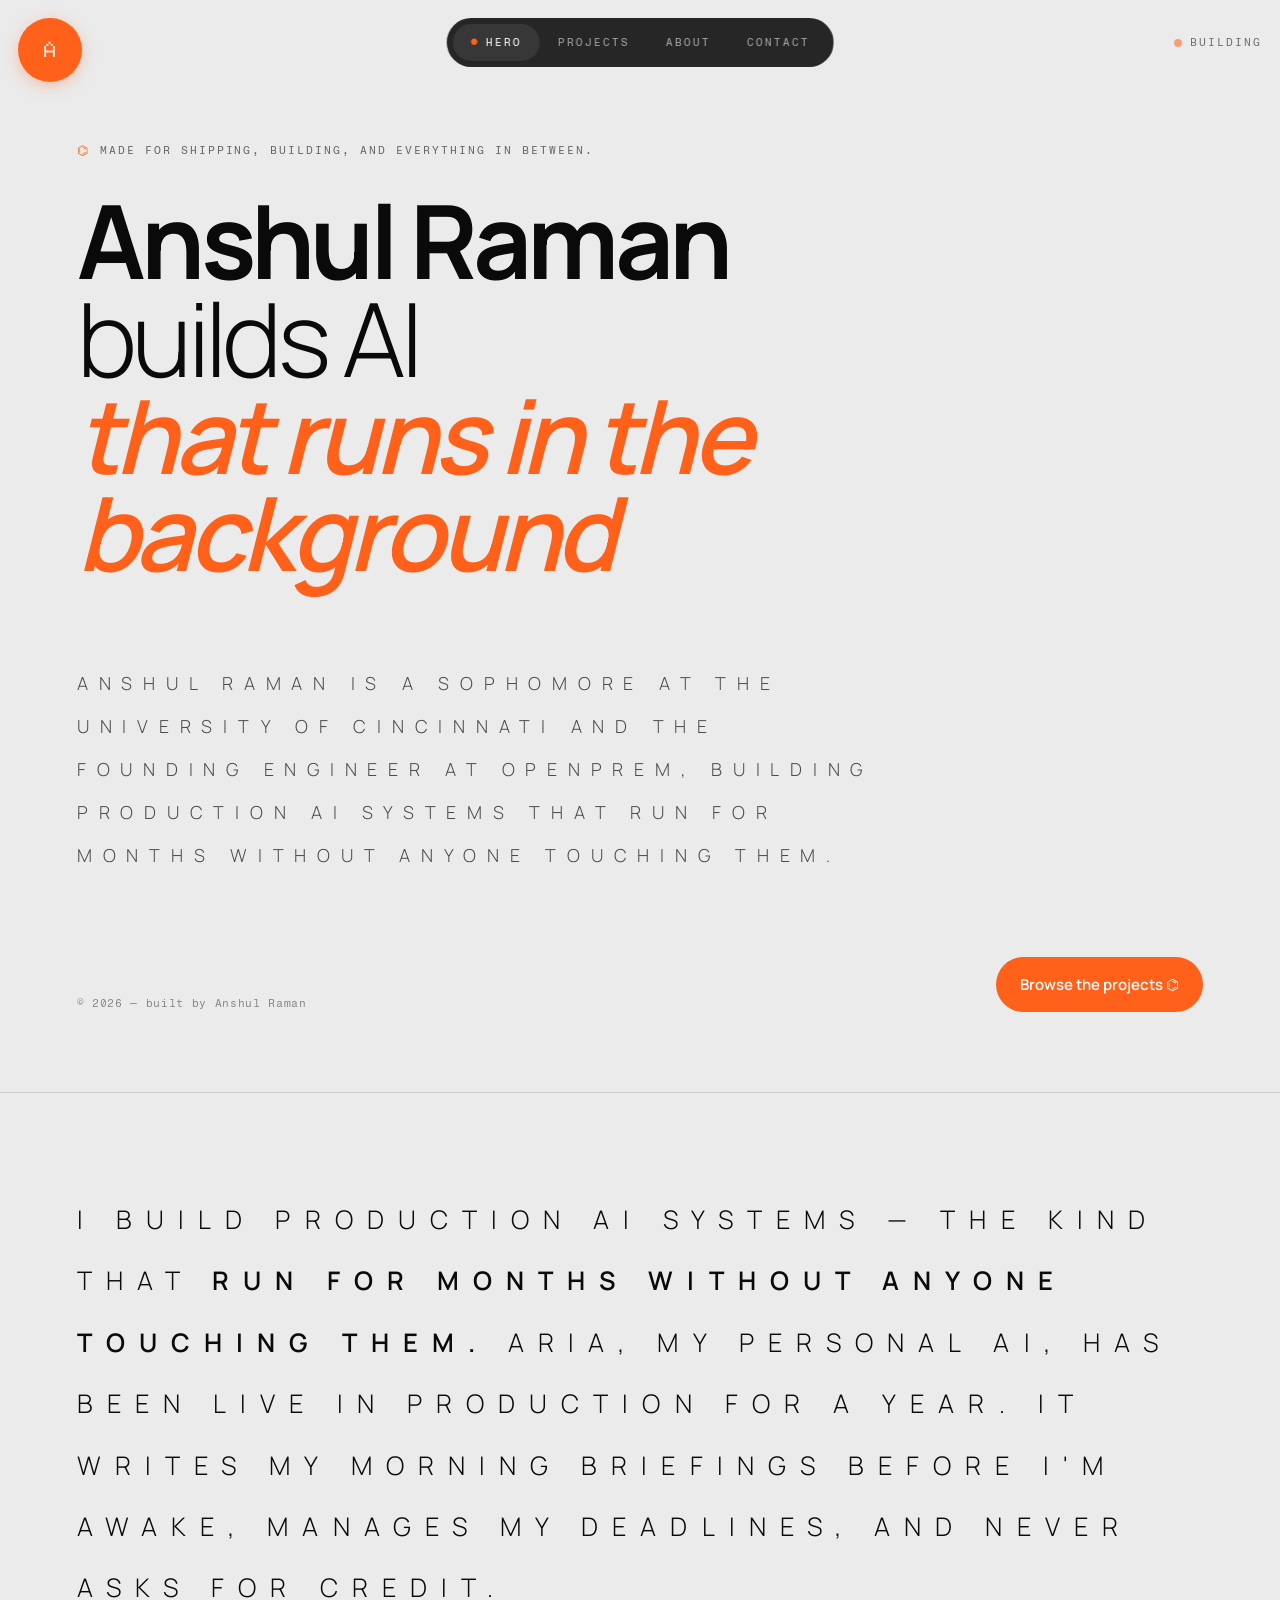
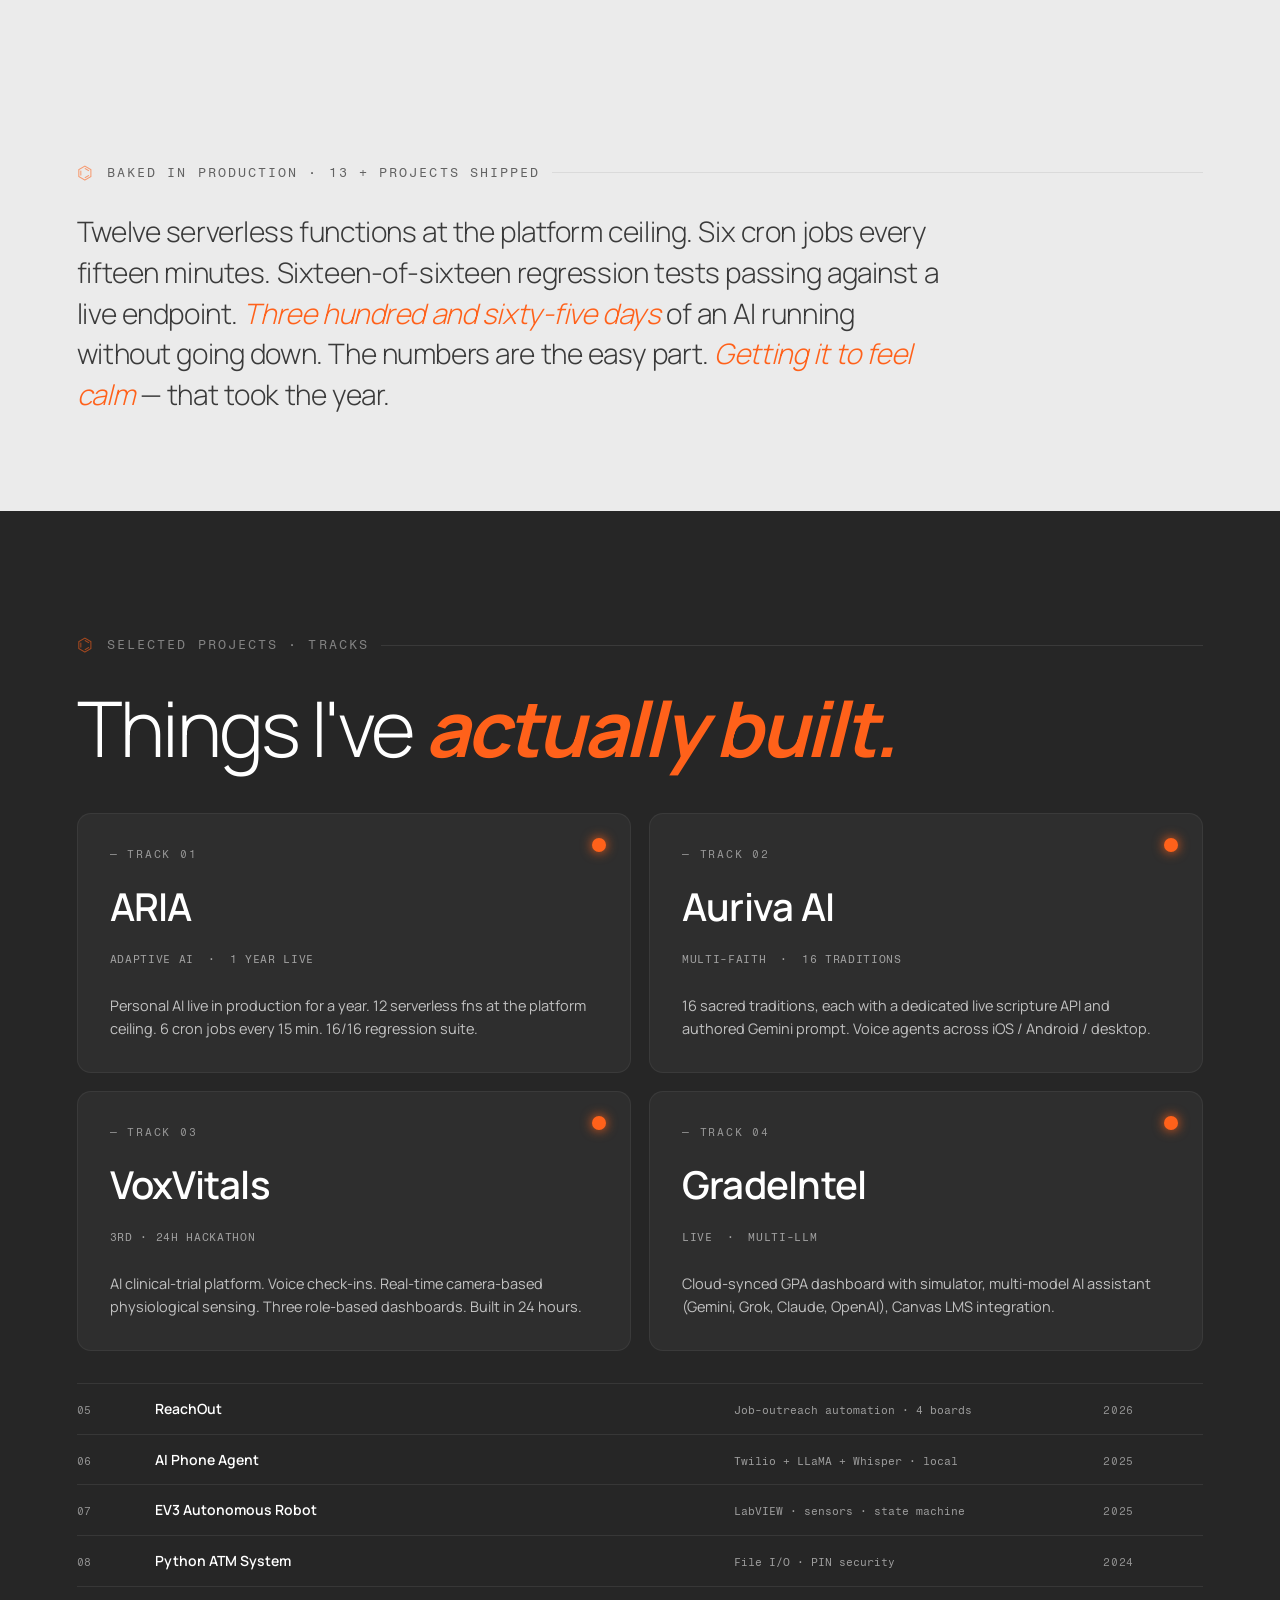
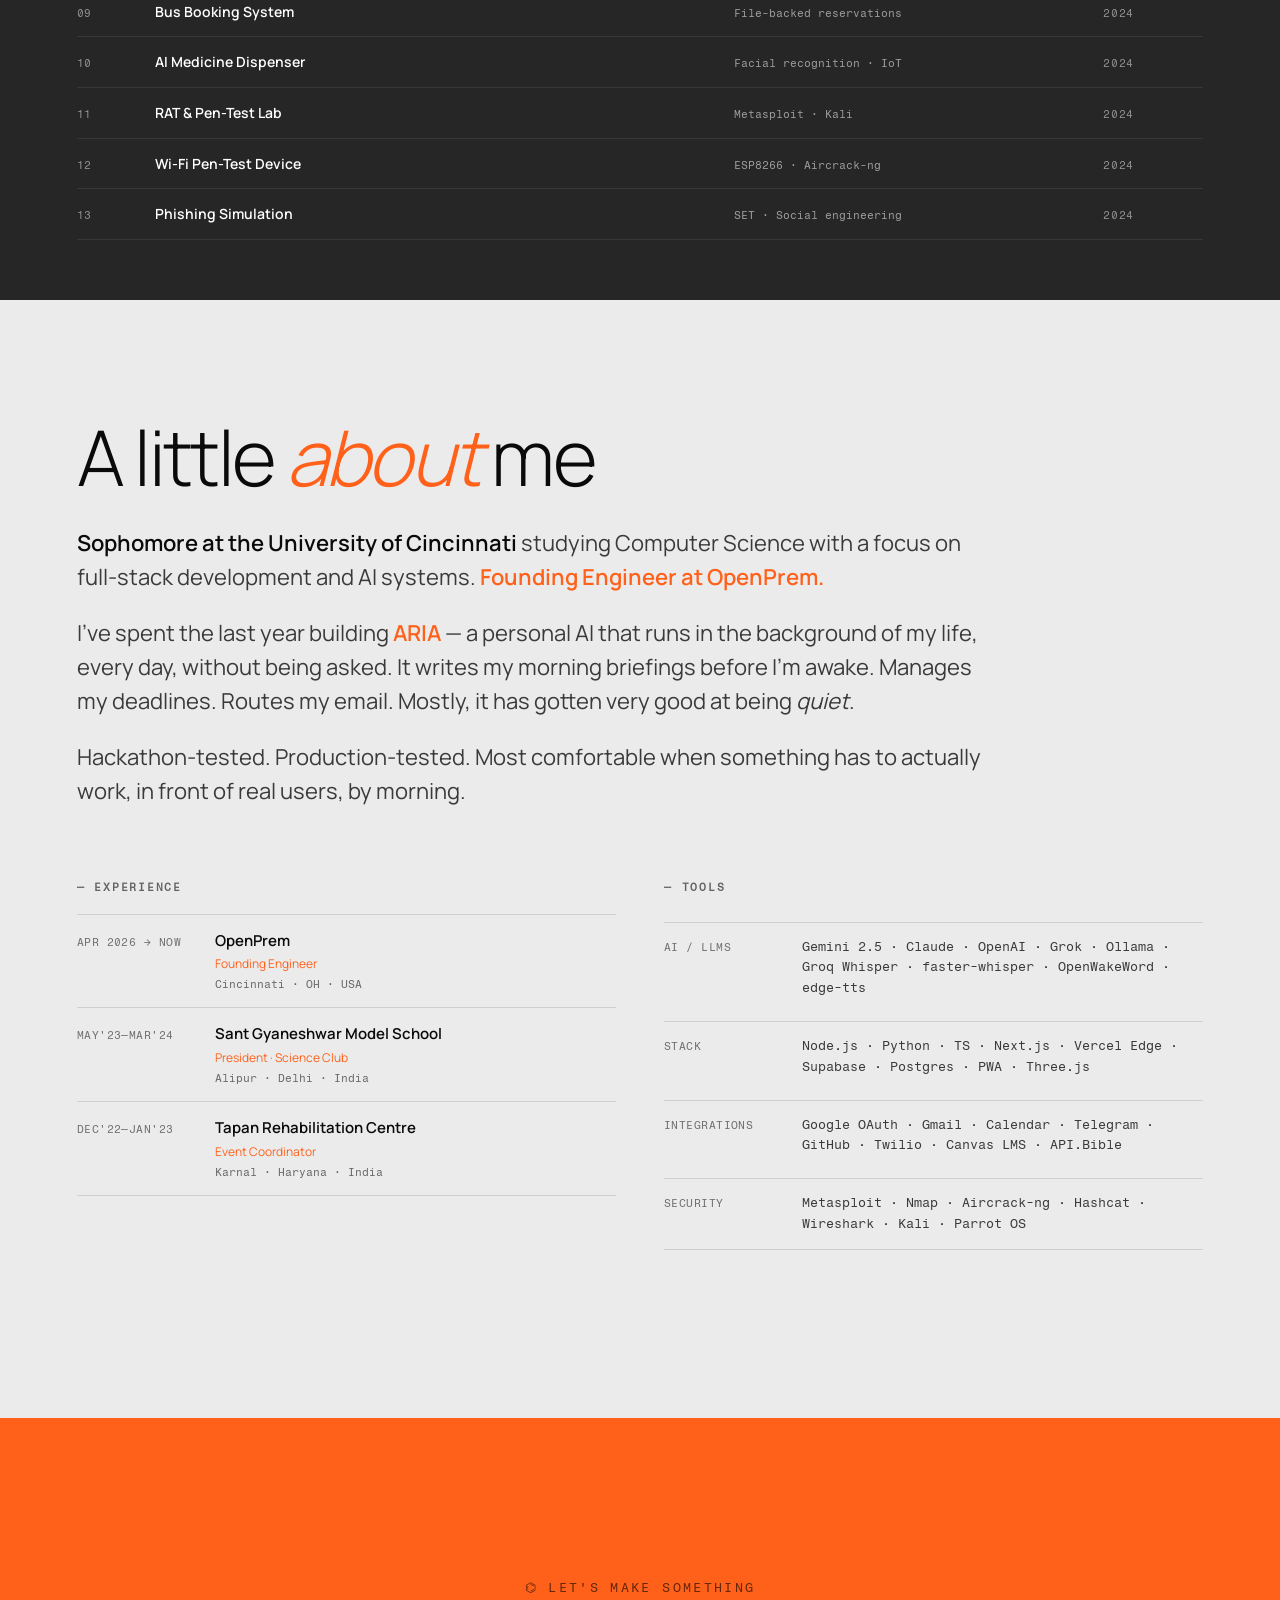
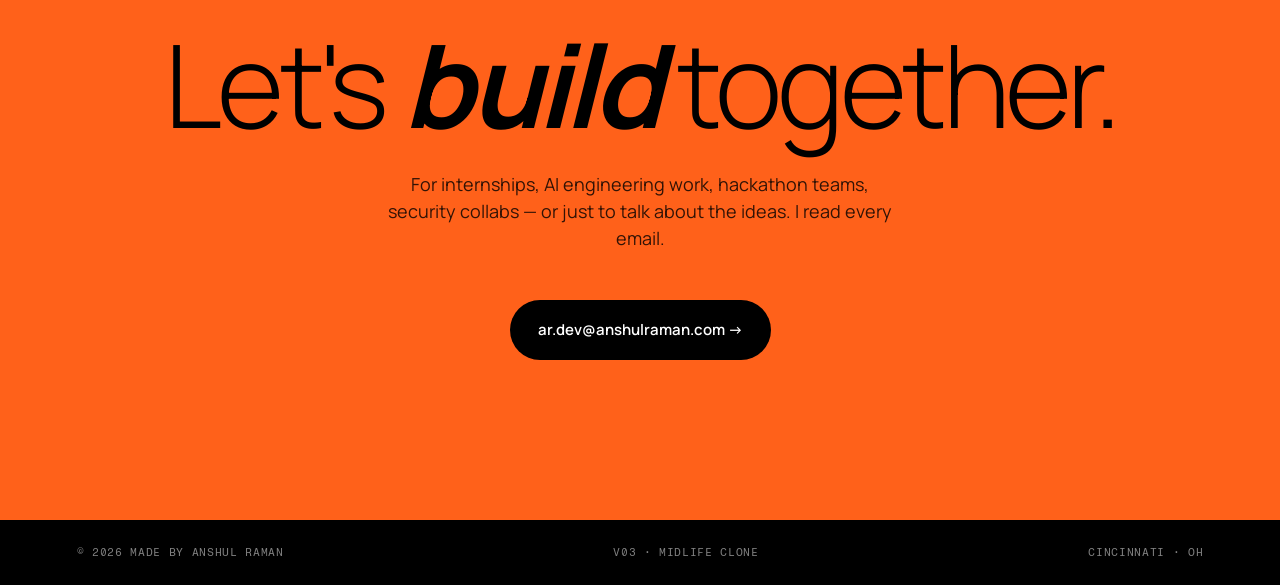
<file: 03.html>
<!DOCTYPE html>
<html lang="en">
<head>
<meta charset="UTF-8">
<meta name="viewport" content="width=device-width, initial-scale=1.0">
<title>Anshul Raman · v03 / Midlife clone</title>
<link rel="preconnect" href="https://fonts.googleapis.com">
<link rel="preconnect" href="https://fonts.gstatic.com" crossorigin>
<link href="https://fonts.googleapis.com/css2?family=Manrope:wght@300;400;500;600;700&family=Doto:wght@400;700;900&family=Fragment+Mono&display=swap" rel="stylesheet">
<style>
:root {
  --bg:#ebebeb; --bg-2:#dfdfdf; --bg-3:#262626;
  --ink:#0a0a0a; --ink-2:#3a3a3a; --ink-3:#666; --ink-4:#999;
  --orange:#ff611a;
  --line:#cfcfcf;
  --sans:'Manrope',system-ui,sans-serif;
  --display:'Doto',system-ui,sans-serif;
  --mono:'Fragment Mono',ui-monospace,monospace;
}
*,*::before,*::after { margin:0; padding:0; box-sizing:border-box; }
::selection { background:var(--orange); color:#000; }
html { background:var(--bg); }
body {
  background:var(--bg); color:var(--ink); font-family:var(--sans);
  font-size:15px; line-height:1.55; font-weight:400;
  -webkit-font-smoothing:antialiased; min-height:100dvh;
}
a { color:inherit; text-decoration:none; }

/* circular orange logo (top-left, fixed) */
.disc {
  position:fixed; top:18px; left:18px; z-index:50;
  width:64px; height:64px; border-radius:50%;
  background:var(--orange);
  display:grid; place-items:center;
  font-family:var(--display); font-weight:900;
  font-size:22px; color:#fff;
  box-shadow:0 4px 18px -4px rgba(255,97,26,.5);
  transition:transform .4s;
}
.disc:hover { transform:rotate(45deg); }

/* TAB NAV (top-center pill, like Midlife's BEATS/RECORD/SESSION/TRACKS) */
.tab-nav {
  position:fixed; top:18px; left:50%; transform:translateX(-50%); z-index:50;
  display:flex; gap:0;
  background:var(--bg-3); color:#fff;
  padding:6px; border-radius:999px;
  font-family:var(--mono); font-size:11px; letter-spacing:.18em; text-transform:uppercase;
  backdrop-filter:blur(10px);
}
.tab-nav a {
  padding:10px 18px; border-radius:999px;
  color:rgba(255,255,255,.6); transition:color .25s, background .25s;
}
.tab-nav a:hover, .tab-nav a.active { color:#fff; background:rgba(255,255,255,.08); }
.tab-nav .blink::before { content:'●'; color:var(--orange); margin-right:6px; animation:bk 1s steps(2) infinite; }
@keyframes bk { 50% { opacity:.3; } }

/* AUTOPLAY pill (top-right) */
.autoplay {
  position:fixed; top:34px; right:18px; z-index:50;
  font-family:var(--mono); font-size:11px; letter-spacing:.18em; text-transform:uppercase;
  display:flex; align-items:center; gap:8px; opacity:.55;
}
.autoplay .dot { width:8px; height:8px; border-radius:50%; background:var(--orange); animation:bk 1.4s ease-in-out infinite; }

/* HERO */
.hero {
  min-height:100dvh; padding:140px 6vw 80px;
  display:flex; flex-direction:column; justify-content:center;
}
.hero-eyebrow {
  font-family:var(--mono); font-size:11px; letter-spacing:.18em; text-transform:uppercase;
  color:var(--ink-3); margin-bottom:32px;
  display:flex; align-items:center; gap:10px;
}
.hero-eyebrow::before { content:'⌬'; color:var(--orange); font-size:1.2em; }

.hero-h {
  font-family:var(--sans); font-weight:300;
  font-size:clamp(48px, 8vw, 132px); line-height:.95;
  letter-spacing:-.045em;
  margin-bottom:32px;
}
.hero-h b { font-weight:700; }
.hero-h .accent { color:var(--orange); font-weight:600; font-style:italic; }

.hero-letterspaced {
  font-family:var(--sans); font-weight:300;
  font-size:clamp(15px, 1.4vw, 18px); line-height:2.4;
  letter-spacing:.6em; text-transform:uppercase;
  max-width:75ch; opacity:.7; margin-top:48px;
}

.hero-bottom {
  display:flex; justify-content:space-between; align-items:flex-end;
  margin-top:80px; flex-wrap:wrap; gap:18px;
}
.hero-bottom .made {
  font-family:var(--mono); font-size:11px; letter-spacing:.06em; opacity:.45;
}
.btn-orange {
  display:inline-flex; align-items:center; gap:10px;
  background:var(--orange); color:#fff;
  font-family:var(--sans); font-weight:600; font-size:15px;
  padding:16px 24px; border-radius:999px;
  transition:transform .25s, box-shadow .25s;
}
.btn-orange:hover { transform:translateY(-2px); box-shadow:0 12px 28px -8px rgba(255,97,26,.5); }

/* full-width letter-spaced block — "midlife engineering is a space where..." */
.letter-block {
  padding:96px 6vw 60px;
  border-top:1px solid var(--line);
}
.letter-block h2 {
  font-family:var(--sans); font-weight:300;
  font-size:clamp(20px, 2vw, 26px); line-height:2.4;
  letter-spacing:.55em; text-transform:uppercase;
  max-width:90ch;
}
.letter-block h2 b { font-weight:600; }

/* BAKED IN SCIENCE strip */
.bakehead {
  padding:80px 6vw 24px;
  font-family:var(--mono); font-size:13px; letter-spacing:.16em; text-transform:uppercase;
  display:flex; align-items:center; gap:12px; opacity:.6;
}
.bakehead::after { content:''; flex:1; height:1px; background:var(--line); }
.bakehead .glyph { color:var(--orange); font-size:1.4em; }

.bake-body {
  padding:0 6vw 96px;
  font-family:var(--sans); font-weight:300;
  font-size:clamp(20px, 2.2vw, 30px); line-height:1.45; letter-spacing:-.015em;
  max-width:60ch;
  color:var(--ink-2);
}
.bake-body em { font-style:italic; color:var(--orange); }

/* WORK as ambient cards */
.work-section { padding:120px 6vw 60px; background:var(--bg-3); color:#fff; }
.work-section .bakehead { color:rgba(255,255,255,.7); padding:0 0 32px; }
.work-section .bakehead::after { background:rgba(255,255,255,.15); }
.work-section h2 {
  font-family:var(--sans); font-weight:300;
  font-size:clamp(40px, 6vw, 84px); line-height:.96; letter-spacing:-.035em;
  margin-bottom:48px;
}
.work-section h2 b { color:var(--orange); font-weight:700; font-style:italic; }
.tracks { display:grid; grid-template-columns:repeat(2, 1fr); gap:18px; }
.track {
  background:rgba(255,255,255,.04); border:1px solid rgba(255,255,255,.06);
  padding:32px; border-radius:14px;
  display:flex; flex-direction:column; gap:14px; min-height:260px;
  transition:background .3s, transform .3s;
  position:relative; overflow:hidden;
}
.track:hover { background:rgba(255,255,255,.08); transform:translateY(-4px); }
.track::before {
  content:''; position:absolute; top:24px; right:24px;
  width:14px; height:14px; border-radius:50%; background:var(--orange);
  box-shadow:0 0 12px var(--orange); animation:bk 2s ease-in-out infinite;
}
.track-num { font-family:var(--mono); font-size:11px; letter-spacing:.16em; opacity:.5; text-transform:uppercase; }
.track-t { font-family:var(--sans); font-weight:600; font-size:clamp(28px,3vw,40px); letter-spacing:-.02em; }
.track-d { font-size:14.5px; line-height:1.6; opacity:.7; margin-top:auto; }
.track-meta { display:flex; gap:14px; font-family:var(--mono); font-size:11px; letter-spacing:.06em; text-transform:uppercase; opacity:.55; }

/* compact list within work section */
.compact { padding-top:32px; }
.compact-row {
  display:grid; grid-template-columns:60px 1.6fr 1fr 100px;
  gap:18px; padding:14px 0;
  border-top:1px solid rgba(255,255,255,.08);
  font-family:var(--sans);
  font-size:14px;
  align-items:baseline;
}
.compact-row:hover { background:rgba(255,255,255,.04); padding-left:8px; padding-right:8px; }
.compact-row:last-child { border-bottom:1px solid rgba(255,255,255,.08); }
.compact-row .n, .compact-row .yr { font-family:var(--mono); font-size:11px; letter-spacing:.06em; opacity:.5; text-transform:uppercase; }
.compact-row .ttl { font-weight:600; }
.compact-row .stack { font-family:var(--mono); font-size:11px; opacity:.55; }

/* ABOUT (back to bg) */
.about { padding:120px 6vw; }
.about-h {
  font-family:var(--sans); font-weight:300;
  font-size:clamp(40px, 6vw, 84px); line-height:.96; letter-spacing:-.035em; margin-bottom:32px;
}
.about-h b { font-weight:700; }
.about-h em { font-style:italic; color:var(--orange); }
.about-body {
  font-family:var(--sans); font-size:clamp(18px, 2vw, 22px); line-height:1.55;
  max-width:70ch; color:var(--ink-2);
}
.about-body p { margin-bottom:1em; }
.about-body p strong { color:var(--ink); font-weight:600; }
.about-body p .accent { color:var(--orange); font-weight:600; }

/* exp + skills inline */
.two-col {
  padding:48px 0; display:grid; grid-template-columns:1fr 1fr; gap:48px;
}
.two-col h3 { font-family:var(--mono); font-size:11px; letter-spacing:.16em; text-transform:uppercase; opacity:.6; margin-bottom:18px; }
.two-col .row {
  padding:14px 0; border-top:1px solid var(--line);
  display:grid; grid-template-columns:120px 1fr; gap:18px; align-items:baseline;
}
.two-col .row:last-child { border-bottom:1px solid var(--line); }
.two-col .when { font-family:var(--mono); font-size:11px; letter-spacing:.04em; text-transform:uppercase; opacity:.55; }
.two-col .what { font-weight:600; }
.two-col .what .role { display:block; font-weight:400; font-size:12px; color:var(--orange); margin-top:3px; }
.two-col .what .loc { display:block; font-weight:400; font-size:11px; color:var(--ink-3); margin-top:3px; font-family:var(--mono); }
.skill-list { display:flex; flex-direction:column; gap:8px; }
.skill-list .row { grid-template-columns:120px 1fr; }
.skill-list .row .what { font-family:var(--mono); font-size:13px; line-height:1.6; font-weight:400; color:var(--ink-2); }

/* CONTACT — orange */
#contact { background:var(--orange); color:#000; padding:160px 6vw; text-align:center; }
#contact h2 {
  font-family:var(--sans); font-weight:300;
  font-size:clamp(48px, 9vw, 140px); line-height:.95; letter-spacing:-.04em; max-width:18ch; margin:0 auto 32px;
}
#contact h2 em { font-style:italic; font-weight:700; }
#contact .tag { font-family:var(--mono); font-size:13px; letter-spacing:.18em; text-transform:uppercase; opacity:.6; margin-bottom:32px; }
#contact .lede { font-family:var(--sans); font-size:18px; line-height:1.5; max-width:520px; margin:0 auto 48px; opacity:.8; }
#contact .btn-dark {
  display:inline-flex; align-items:center; gap:10px;
  background:#000; color:#fff;
  font-family:var(--sans); font-weight:600; font-size:15px;
  padding:18px 28px; border-radius:999px;
  transition:transform .25s;
}
#contact .btn-dark:hover { transform:translateY(-2px); }

footer {
  background:#000; color:rgba(255,255,255,.5);
  padding:24px 6vw; display:flex; justify-content:space-between; flex-wrap:wrap; gap:14px;
  font-family:var(--mono); font-size:11px; letter-spacing:.06em; text-transform:uppercase;
}

@media (max-width:768px) {
  .disc { width:48px; height:48px; font-size:18px; }
  .tab-nav { font-size:9px; padding:5px; }
  .tab-nav a { padding:7px 11px; }
  .autoplay { display:none; }
  .hero { padding:120px 5vw 60px; }
  .letter-block, .work-section, .about, #contact { padding-left:5vw; padding-right:5vw; }
  .tracks { grid-template-columns:1fr; }
  .two-col { grid-template-columns:1fr; gap:24px; }
  .two-col .row { grid-template-columns:1fr; gap:6px; }
  .compact-row { grid-template-columns:40px 1fr; gap:6px 12px; }
  .compact-row .stack, .compact-row .yr { grid-column:2; }
  footer { flex-direction:column; gap:6px; }
}
</style>
</head>
<body>

<a class="disc" href="#" title="Anshul Raman">A</a>

<nav class="tab-nav">
  <a href="#hero" class="active blink">HERO</a>
  <a href="#work">PROJECTS</a>
  <a href="#about">ABOUT</a>
  <a href="#contact">CONTACT</a>
</nav>

<div class="autoplay"><span class="dot"></span>Building</div>

<!-- HERO -->
<section class="hero" id="hero">
  <div class="hero-eyebrow">Made for shipping, building, and everything in between.</div>
  <h1 class="hero-h">
    <b>Anshul Raman</b><br>
    builds AI<br>
    <span class="accent">that runs in the background</span>
  </h1>
  <p class="hero-letterspaced">Anshul Raman is a sophomore at the University of Cincinnati and the founding engineer at OpenPrem, building production AI systems that run for months without anyone touching them.</p>
  <div class="hero-bottom">
    <div class="made">© 2026 — built by Anshul Raman</div>
    <a class="btn-orange" href="#work">Browse the projects ⌬</a>
  </div>
</section>

<!-- AMBIENT LETTER-SPACED -->
<section class="letter-block">
  <h2>I build production AI systems &mdash; the kind that <b>run for months without anyone touching them.</b> ARIA, my personal AI, has been live in production for a year. It writes my morning briefings before I'm awake, manages my deadlines, and never asks for credit.</h2>
</section>

<!-- BAKED IN SCIENCE strip -->
<div class="bakehead"><span class="glyph">⌬</span> baked in production · 13 + projects shipped</div>
<div class="bake-body">
  Twelve serverless functions at the platform ceiling. Six cron jobs every fifteen minutes. Sixteen-of-sixteen regression tests passing against a live endpoint. <em>Three hundred and sixty-five days</em> of an AI running without going down. The numbers are the easy part. <em>Getting it to feel calm</em> — that took the year.
</div>

<!-- WORK / TRACKS section -->
<section class="work-section" id="work">
  <div class="bakehead"><span class="glyph" style="color:var(--orange)">⌬</span>Selected Projects · TRACKS</div>
  <h2>Things I've <b>actually built.</b></h2>

  <div class="tracks">
    <a class="track" href="https://aria.anshulraman.com" target="_blank">
      <div class="track-num">— TRACK 01</div>
      <div class="track-t">ARIA</div>
      <div class="track-meta"><span>Adaptive AI</span><span>·</span><span>1 year live</span></div>
      <div class="track-d">Personal AI live in production for a year. 12 serverless fns at the platform ceiling. 6 cron jobs every 15 min. 16/16 regression suite.</div>
    </a>
    <a class="track" href="https://auriva.anshulraman.com" target="_blank">
      <div class="track-num">— TRACK 02</div>
      <div class="track-t">Auriva AI</div>
      <div class="track-meta"><span>Multi-Faith</span><span>·</span><span>16 traditions</span></div>
      <div class="track-d">16 sacred traditions, each with a dedicated live scripture API and authored Gemini prompt. Voice agents across iOS / Android / desktop.</div>
    </a>
    <a class="track" href="https://voxvitals.anshulraman.tech/" target="_blank">
      <div class="track-num">— TRACK 03</div>
      <div class="track-t">VoxVitals</div>
      <div class="track-meta"><span>3rd · 24h hackathon</span></div>
      <div class="track-d">AI clinical-trial platform. Voice check-ins. Real-time camera-based physiological sensing. Three role-based dashboards. Built in 24 hours.</div>
    </a>
    <a class="track" href="https://gradintel.anshulraman.com" target="_blank">
      <div class="track-num">— TRACK 04</div>
      <div class="track-t">GradeIntel</div>
      <div class="track-meta"><span>Live</span><span>·</span><span>multi-LLM</span></div>
      <div class="track-d">Cloud-synced GPA dashboard with simulator, multi-model AI assistant (Gemini, Grok, Claude, OpenAI), Canvas LMS integration.</div>
    </a>
  </div>

  <div class="compact">
    <div class="compact-row"><span class="n">05</span><span class="ttl">ReachOut</span><span class="stack">Job-outreach automation · 4 boards</span><span class="yr">2026</span></div>
    <div class="compact-row"><span class="n">06</span><span class="ttl">AI Phone Agent</span><span class="stack">Twilio + LLaMA + Whisper · local</span><span class="yr">2025</span></div>
    <div class="compact-row"><span class="n">07</span><span class="ttl">EV3 Autonomous Robot</span><span class="stack">LabVIEW · sensors · state machine</span><span class="yr">2025</span></div>
    <div class="compact-row"><span class="n">08</span><span class="ttl">Python ATM System</span><span class="stack">File I/O · PIN security</span><span class="yr">2024</span></div>
    <div class="compact-row"><span class="n">09</span><span class="ttl">Bus Booking System</span><span class="stack">File-backed reservations</span><span class="yr">2024</span></div>
    <div class="compact-row"><span class="n">10</span><span class="ttl">AI Medicine Dispenser</span><span class="stack">Facial recognition · IoT</span><span class="yr">2024</span></div>
    <div class="compact-row"><span class="n">11</span><span class="ttl">RAT &amp; Pen-Test Lab</span><span class="stack">Metasploit · Kali</span><span class="yr">2024</span></div>
    <div class="compact-row"><span class="n">12</span><span class="ttl">Wi-Fi Pen-Test Device</span><span class="stack">ESP8266 · Aircrack-ng</span><span class="yr">2024</span></div>
    <div class="compact-row"><span class="n">13</span><span class="ttl">Phishing Simulation</span><span class="stack">SET · Social engineering</span><span class="yr">2024</span></div>
  </div>
</section>

<!-- ABOUT -->
<section class="about" id="about">
  <h1 class="about-h">A little <em>about</em> me</h1>
  <div class="about-body">
    <p><strong>Sophomore at the University of Cincinnati</strong> studying Computer Science with a focus on full-stack development and AI systems. <span class="accent">Founding Engineer at OpenPrem.</span></p>
    <p>I've spent the last year building <span class="accent">ARIA</span> — a personal AI that runs in the background of my life, every day, without being asked. It writes my morning briefings before I'm awake. Manages my deadlines. Routes my email. Mostly, it has gotten very good at being <em>quiet</em>.</p>
    <p>Hackathon-tested. Production-tested. Most comfortable when something has to actually work, in front of real users, by morning.</p>
  </div>

  <div class="two-col">
    <div>
      <h3>— Experience</h3>
      <div class="row"><span class="when">Apr 2026 → Now</span><span class="what">OpenPrem<span class="role">Founding Engineer</span><span class="loc">Cincinnati · OH · USA</span></span></div>
      <div class="row"><span class="when">May'23—Mar'24</span><span class="what">Sant Gyaneshwar Model School<span class="role">President · Science Club</span><span class="loc">Alipur · Delhi · India</span></span></div>
      <div class="row"><span class="when">Dec'22—Jan'23</span><span class="what">Tapan Rehabilitation Centre<span class="role">Event Coordinator</span><span class="loc">Karnal · Haryana · India</span></span></div>
    </div>
    <div class="skill-list">
      <h3>— Tools</h3>
      <div class="row"><span class="when">AI / LLMs</span><span class="what">Gemini 2.5 · Claude · OpenAI · Grok · Ollama · Groq Whisper · faster-whisper · OpenWakeWord · edge-tts</span></div>
      <div class="row"><span class="when">Stack</span><span class="what">Node.js · Python · TS · Next.js · Vercel Edge · Supabase · Postgres · PWA · Three.js</span></div>
      <div class="row"><span class="when">Integrations</span><span class="what">Google OAuth · Gmail · Calendar · Telegram · GitHub · Twilio · Canvas LMS · API.Bible</span></div>
      <div class="row"><span class="when">Security</span><span class="what">Metasploit · Nmap · Aircrack-ng · Hashcat · Wireshark · Kali · Parrot OS</span></div>
    </div>
  </div>
</section>

<!-- CONTACT -->
<section id="contact">
  <div class="tag">⌬ Let's make something</div>
  <h2>Let's <em>build</em> together.</h2>
  <p class="lede">For internships, AI engineering work, hackathon teams, security collabs &mdash; or just to talk about the ideas. I read every email.</p>
  <a class="btn-dark" href="mailto:ar.dev@anshulraman.com">ar.dev@anshulraman.com →</a>
</section>

<footer>
  <span>© 2026 made by Anshul Raman</span>
  <span>v03 · midlife clone</span>
  <span>Cincinnati · OH</span>
</footer>

<script>
document.querySelectorAll('a[href^="#"]').forEach(a=>a.addEventListener('click',e=>{const id=a.getAttribute('href');if(id.length>1){const t=document.querySelector(id);if(t){e.preventDefault();t.scrollIntoView({behavior:'smooth',block:'start'});document.querySelectorAll('.tab-nav a').forEach(n=>n.classList.toggle('active',n===a));}}}));
</script>
</body>
</html>
</file>
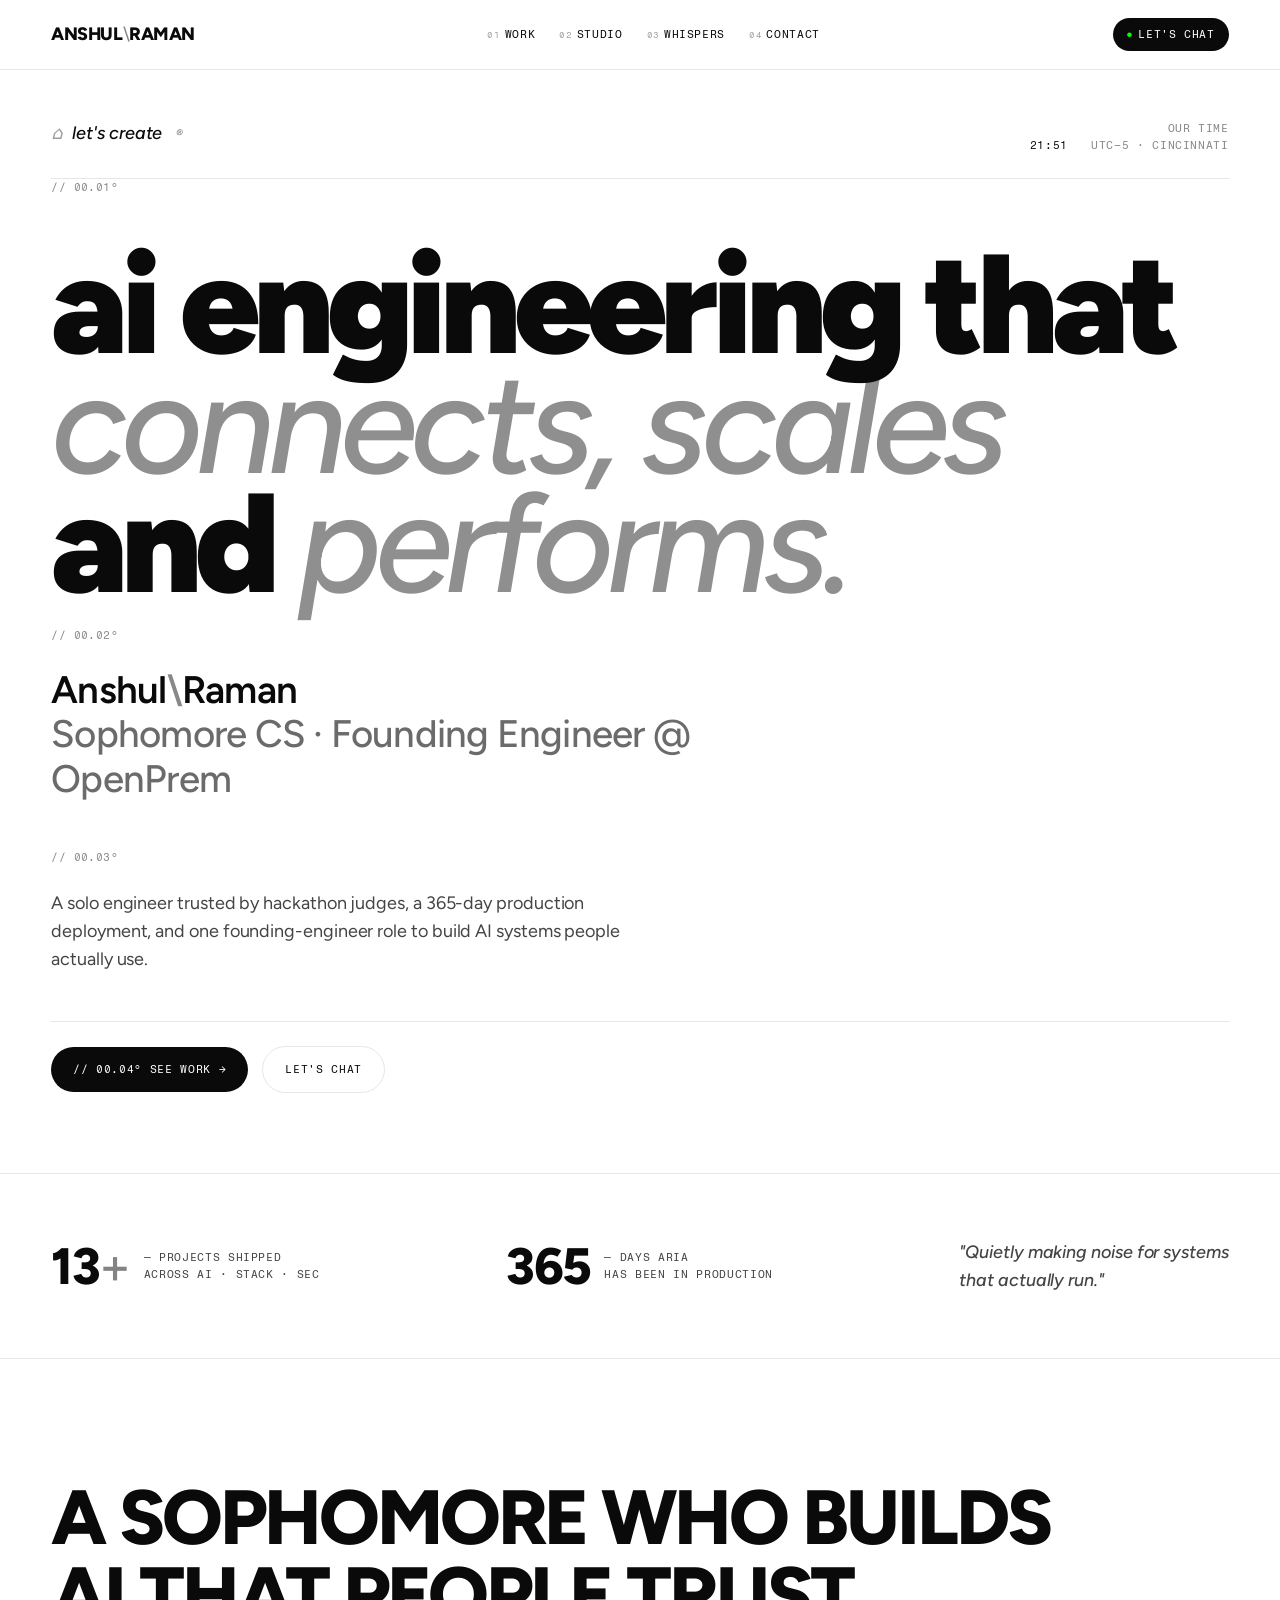
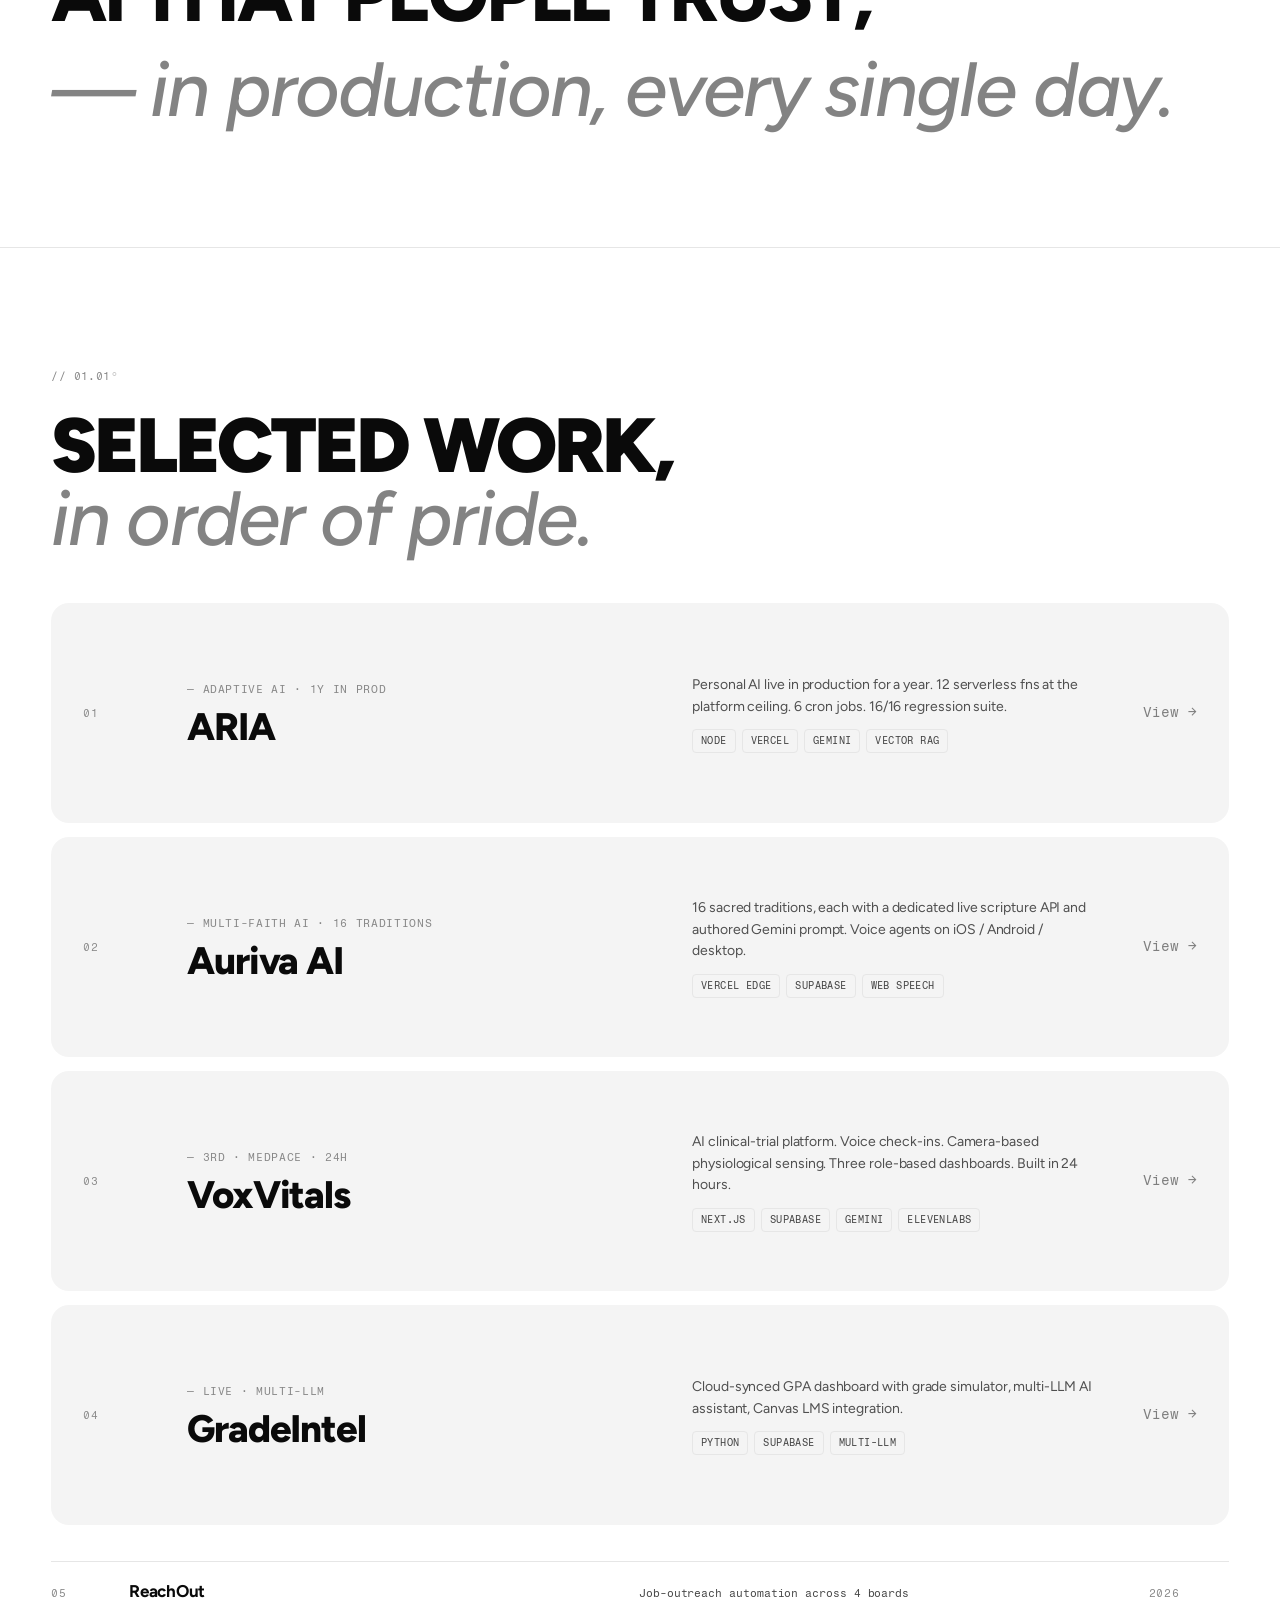
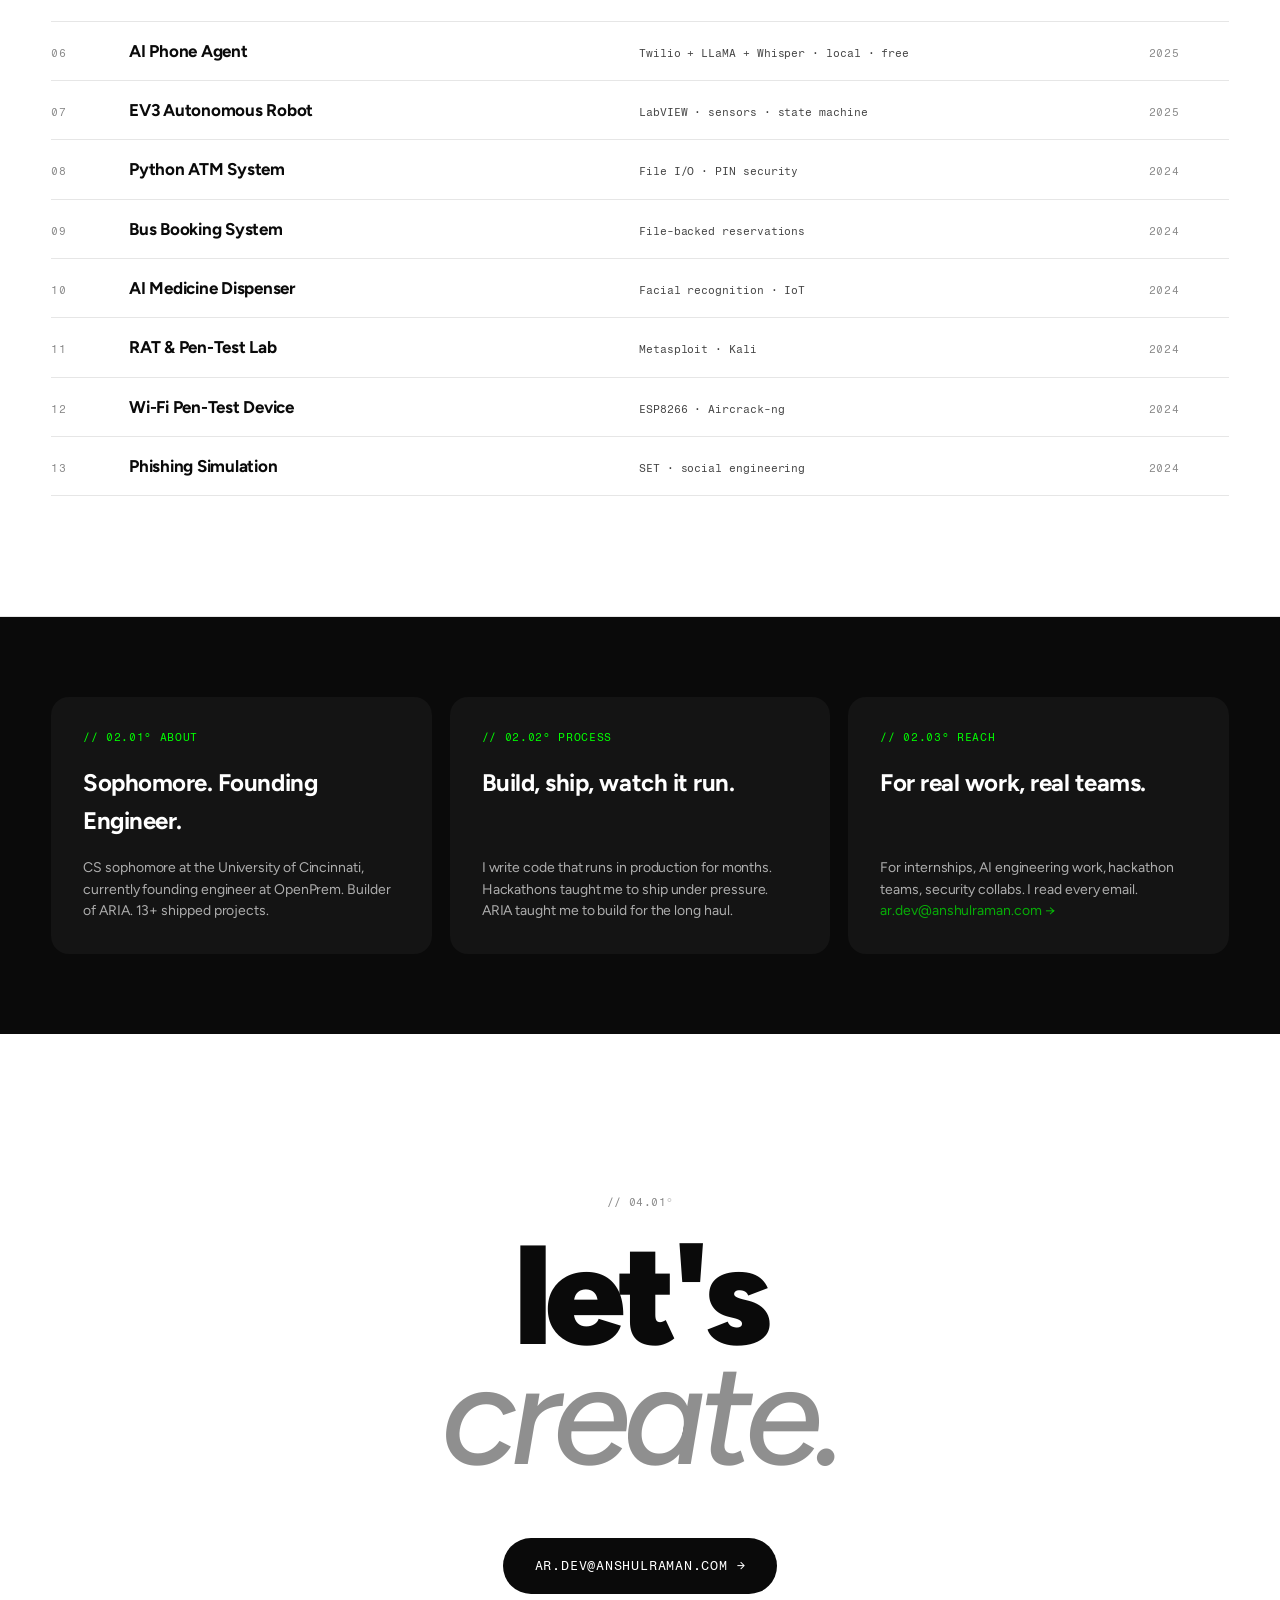
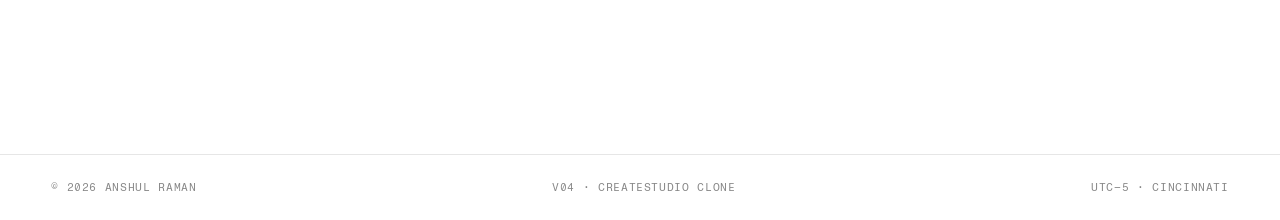
<file: 04.html>
<!DOCTYPE html>
<html lang="en">
<head>
<meta charset="UTF-8">
<meta name="viewport" content="width=device-width, initial-scale=1.0">
<title>Anshul Raman · v04 / Createstudio clone</title>
<link rel="preconnect" href="https://fonts.googleapis.com">
<link href="https://fonts.googleapis.com/css2?family=Figtree:ital,wght@0,400;0,500;0,600;0,700;0,800;0,900;1,500&family=Fragment+Mono&display=swap" rel="stylesheet">
<style>
:root {
  --bg:#fff; --bg-2:#f4f4f4; --ink:#0a0a0a; --ink-2:#444; --ink-3:#888;
  --line:#e6e6e6; --accent:#000;
  --sans:'Figtree',system-ui,sans-serif;
  --mono:'Fragment Mono',ui-monospace,monospace;
  --gx: clamp(20px,4vw,56px);
}
*,*::before,*::after { margin:0; padding:0; box-sizing:border-box; }
::selection { background:#0a0a0a; color:#fff; }
html { background:#fff; }
body {
  background:#fff; color:#0a0a0a; font-family:var(--sans);
  font-size:15px; line-height:1.55; font-weight:400;
  -webkit-font-smoothing:antialiased; letter-spacing:-.005em;
}
a { color:inherit; text-decoration:none; }

/* nav */
nav {
  position:fixed; top:0; left:0; right:0; z-index:100;
  display:flex; justify-content:space-between; align-items:center;
  padding:18px var(--gx);
  background:rgba(255,255,255,.88);
  backdrop-filter:blur(12px);
  border-bottom:1px solid var(--line);
  font-family:var(--mono); font-size:11px; letter-spacing:.06em; text-transform:uppercase;
}
.brand { font-family:var(--sans); font-weight:800; font-size:18px; letter-spacing:-.025em; }
.brand .slash { font-weight:400; opacity:.5; }
.nav-mid { display:flex; gap:24px; }
.nav-mid a { display:flex; align-items:center; gap:4px; }
.nav-mid a .n { opacity:.4; font-size:9px; }
.nav-cta {
  display:inline-flex; align-items:center; gap:6px;
  font-family:var(--mono); font-size:11px; letter-spacing:.06em; text-transform:uppercase;
  padding:8px 14px; background:#0a0a0a; color:#fff; border-radius:999px;
}
.nav-cta::before { content:'●'; color:#0f0; font-size:8px; }

/* Section labels with // 00.0X° */
.lbl {
  font-family:var(--mono); font-size:11px; letter-spacing:.04em;
  color:var(--ink-3); margin-bottom:24px;
}
.lbl b { color:var(--ink); font-weight:400; }

/* HERO */
.hero { padding:120px var(--gx) 80px; }
.hero-top {
  display:grid; grid-template-columns:1fr auto;
  gap:14px; align-items:start;
  border-bottom:1px solid var(--line); padding-bottom:24px;
}
.hero-create {
  font-family:var(--sans); font-style:italic; font-weight:500;
  font-size:18px; letter-spacing:-.01em;
  display:flex; align-items:center; gap:10px;
}
.hero-create::before { content:'⌂'; opacity:.4; }
.hero-clock {
  font-family:var(--mono); font-size:11px; letter-spacing:.06em; text-transform:uppercase;
  color:var(--ink-3); text-align:right;
}
.hero-clock b { color:var(--ink); font-weight:400; }

.hero-h1 {
  font-family:var(--sans); font-weight:900;
  font-size:clamp(56px, 11vw, 200px);
  line-height:.85; letter-spacing:-.05em; text-transform:lowercase;
  margin:48px 0 24px;
}
.hero-h1 .it { font-style:italic; font-weight:500; opacity:.45; }
.hero-h1 .deg { font-family:var(--mono); font-size:.18em; vertical-align:top; opacity:.5; letter-spacing:0; }

.hero-stack {
  font-family:var(--sans); font-weight:600;
  font-size:clamp(24px, 3vw, 44px); line-height:1.15; letter-spacing:-.02em;
  max-width:30ch; margin-bottom:48px;
}
.hero-stack .dot { color:var(--ink-3); }

.hero-cta-row {
  display:flex; gap:14px; align-items:center; flex-wrap:wrap;
  border-top:1px solid var(--line); padding-top:24px;
}
.btn {
  font-family:var(--mono); font-size:11px; letter-spacing:.06em; text-transform:uppercase;
  display:inline-flex; align-items:center; gap:8px;
  padding:14px 22px; border-radius:999px;
  transition:transform .25s, background .25s, color .25s;
}
.btn-dark { background:#0a0a0a; color:#fff; }
.btn-dark:hover { background:#fff; color:#0a0a0a; outline:1px solid #0a0a0a; }
.btn-light { background:transparent; color:#0a0a0a; border:1px solid var(--line); }
.btn-light:hover { background:#0a0a0a; color:#fff; border-color:#0a0a0a; }

/* counters strip with "Quietly making noise" */
.cstrip {
  display:flex; flex-wrap:wrap; align-items:center; justify-content:space-between; gap:24px;
  padding:64px var(--gx);
  border-top:1px solid var(--line); border-bottom:1px solid var(--line);
}
.cstrip .c-pair { display:flex; align-items:center; gap:14px; }
.cstrip .c-n {
  font-family:var(--sans); font-weight:800;
  font-size:clamp(40px, 4vw, 64px); line-height:1; letter-spacing:-.03em;
}
.cstrip .c-l {
  font-family:var(--mono); font-size:11px; letter-spacing:.06em; text-transform:uppercase;
  color:var(--ink-2);
}
.cstrip .quote {
  font-family:var(--sans); font-style:italic; font-weight:500;
  font-size:clamp(15px, 1.4vw, 18px); color:var(--ink-2);
}

/* "We create stories people remember" big block */
.statement {
  padding:120px var(--gx);
  font-family:var(--sans); font-weight:800;
  font-size:clamp(40px, 6vw, 96px); line-height:1; letter-spacing:-.04em; text-transform:uppercase;
  border-bottom:1px solid var(--line);
}
.statement .it { font-style:italic; font-weight:500; opacity:.5; text-transform:none; letter-spacing:-.025em; }
.statement br + .it { display:inline-block; margin-top:18px; }

/* WORK */
.s { padding:120px var(--gx); border-bottom:1px solid var(--line); }
.s-head { display:flex; justify-content:space-between; align-items:flex-end; flex-wrap:wrap; gap:20px; margin-bottom:48px; }
.s-h {
  font-family:var(--sans); font-weight:900;
  font-size:clamp(40px, 6vw, 88px); line-height:.95; letter-spacing:-.04em; text-transform:uppercase;
}
.s-h .it { font-style:italic; font-weight:500; opacity:.5; text-transform:none; letter-spacing:-.025em; }

.work-list { display:flex; flex-direction:column; gap:14px; }
.work-card {
  background:var(--bg-2); border-radius:18px;
  padding:32px; min-height:220px;
  display:grid; grid-template-columns:80px 1.2fr 1fr 80px;
  gap:24px; align-items:center;
  transition:background .3s, transform .3s;
}
.work-card:hover { background:#0a0a0a; color:#fff; transform:translateY(-2px); }
.work-card:hover .wc-cat { color:#0f0; }
.work-card:hover .wc-tags .t { border-color:rgba(255,255,255,.2); color:rgba(255,255,255,.7); }
.wc-num { font-family:var(--mono); font-size:11px; letter-spacing:.06em; opacity:.45; }
.wc-cat { font-family:var(--mono); font-size:11px; letter-spacing:.06em; text-transform:uppercase; color:var(--ink-3); margin-bottom:10px; transition:color .25s; }
.wc-t { font-family:var(--sans); font-weight:800; font-size:clamp(28px, 3vw, 44px); line-height:1; letter-spacing:-.03em; }
.wc-d { font-size:14px; line-height:1.55; opacity:.7; }
.wc-tags { display:flex; flex-wrap:wrap; gap:6px; margin-top:12px; }
.wc-tags .t { font-family:var(--mono); font-size:10px; letter-spacing:.04em; text-transform:uppercase; border:1px solid var(--line); padding:3px 8px; border-radius:4px; color:var(--ink-2); transition:border-color .25s, color .25s; }
.wc-arr { font-family:var(--mono); font-size:14px; text-align:right; opacity:.5; }
.work-card:hover .wc-arr { opacity:1; }
.wc-arr::after { content:' →'; }

.compact-row {
  display:grid; grid-template-columns:60px 1.5fr 1.5fr 80px;
  gap:18px; padding:16px 0; border-top:1px solid var(--line);
  align-items:baseline;
}
.compact-row:hover { padding-left:8px; padding-right:8px; background:var(--bg-2); }
.compact-row:last-child { border-bottom:1px solid var(--line); }
.compact-row .n, .compact-row .yr { font-family:var(--mono); font-size:11px; letter-spacing:.06em; color:var(--ink-3); text-transform:uppercase; }
.compact-row .ttl { font-family:var(--sans); font-weight:700; font-size:17px; letter-spacing:-.015em; }
.compact-row .stk { font-family:var(--mono); font-size:11px; color:var(--ink-2); }

/* whispers strip */
.whispers {
  padding:80px var(--gx);
  display:grid; grid-template-columns:repeat(3, 1fr); gap:18px;
  background:#0a0a0a; color:#fff;
}
.whispers .w {
  background:rgba(255,255,255,.04);
  border-radius:18px; padding:32px;
  display:flex; flex-direction:column; gap:18px;
}
.whispers .w-cat { font-family:var(--mono); font-size:11px; letter-spacing:.06em; text-transform:uppercase; color:#0f0; }
.whispers .w-h { font-family:var(--sans); font-weight:700; font-size:24px; letter-spacing:-.02em; }
.whispers .w-d { font-size:14px; line-height:1.55; opacity:.65; margin-top:auto; }

/* CONTACT */
#contact { padding:160px var(--gx); border-bottom:none; text-align:center; }
.contact-h {
  font-family:var(--sans); font-weight:900;
  font-size:clamp(60px, 11vw, 200px); line-height:.85; letter-spacing:-.05em; text-transform:lowercase;
  margin-bottom:24px;
}
.contact-h .it { font-style:italic; font-weight:500; opacity:.45; }
.contact-cta {
  display:inline-flex; align-items:center; gap:10px;
  font-family:var(--mono); font-size:13px; letter-spacing:.06em; text-transform:uppercase;
  background:#0a0a0a; color:#fff;
  padding:18px 32px; border-radius:999px; margin-top:40px;
}
.contact-cta:hover { transform:translateY(-2px); }

footer {
  border-top:1px solid var(--line); padding:24px var(--gx);
  display:flex; justify-content:space-between; flex-wrap:wrap; gap:14px;
  font-family:var(--mono); font-size:11px; letter-spacing:.06em; text-transform:uppercase;
  color:var(--ink-3);
}

@media (max-width:900px) {
  .nav-mid { display:none; }
  .work-card { grid-template-columns:1fr; gap:14px; padding:24px; }
  .wc-arr { text-align:left; }
  .whispers { grid-template-columns:1fr; }
  .compact-row { grid-template-columns:40px 1fr; gap:6px 12px; }
  .compact-row .stk, .compact-row .yr { grid-column:2; }
  .cstrip { flex-direction:column; align-items:flex-start; gap:24px; }
  footer { flex-direction:column; gap:6px; }
}
</style>
</head>
<body>

<nav>
  <a class="brand" href="#">anshul<span class="slash">\</span>raman</a>
  <div class="nav-mid">
    <a href="#work"><span class="n">01</span> Work</a>
    <a href="#about"><span class="n">02</span> Studio</a>
    <a href="#whispers"><span class="n">03</span> Whispers</a>
    <a href="#contact"><span class="n">04</span> Contact</a>
  </div>
  <a class="nav-cta" href="mailto:ar.dev@anshulraman.com">Let's chat</a>
</nav>

<!-- HERO -->
<section class="hero">
  <div class="hero-top">
    <div class="hero-create">let's create<sup style="font-size:.6em;opacity:.55;margin-left:4px;">®</sup></div>
    <div class="hero-clock">
      <div>OUR TIME</div>
      <div><b id="clock">--:--</b> &nbsp; UTC&minus;5 · CINCINNATI</div>
    </div>
  </div>

  <div class="lbl">// 00.01<span class="deg">°</span></div>
  <h1 class="hero-h1">
    AI engineering that <span class="it">connects, scales</span><br>
    and <span class="it">performs.</span>
  </h1>

  <div class="lbl">// 00.02<span class="deg">°</span></div>
  <div class="hero-stack">
    Anshul<span class="dot">\</span>Raman <br>
    <span style="font-weight:500; opacity:.6;">Sophomore CS · Founding Engineer @ OpenPrem</span>
  </div>

  <div class="lbl">// 00.03<span class="deg">°</span></div>
  <p style="font-size:18px; max-width:50ch; line-height:1.55; color:var(--ink-2); margin-bottom:48px;">
    A solo engineer trusted by hackathon judges, a 365-day production deployment, and one founding-engineer role to build AI systems people actually use.
  </p>

  <div class="hero-cta-row">
    <a class="btn btn-dark" href="#work">// 00.04° See Work →</a>
    <a class="btn btn-light" href="mailto:ar.dev@anshulraman.com">Let's chat</a>
  </div>
</section>

<!-- COUNTER STRIP -->
<div class="cstrip">
  <div class="c-pair">
    <div class="c-n">13<span style="font-weight:500; opacity:.5;">+</span></div>
    <div class="c-l">— Projects shipped<br>across AI · Stack · Sec</div>
  </div>
  <div class="c-pair">
    <div class="c-n">365</div>
    <div class="c-l">— Days ARIA<br>has been in production</div>
  </div>
  <div class="quote">"Quietly making noise for systems<br>that actually <em>run.</em>"</div>
</div>

<!-- STATEMENT -->
<div class="statement">
  A SOPHOMORE WHO BUILDS<br>
  AI THAT PEOPLE TRUST,<br>
  <span class="it">— in production, every single day.</span>
</div>

<!-- WORK -->
<section class="s" id="work">
  <div class="s-head">
    <div>
      <div class="lbl">// 01.01<span style="font-family:var(--mono); opacity:.5;">°</span></div>
      <h2 class="s-h">Selected work,<br><span class="it">in order of pride.</span></h2>
    </div>
  </div>

  <div class="work-list">
    <a class="work-card" href="https://aria.anshulraman.com" target="_blank">
      <div class="wc-num">01</div>
      <div>
        <div class="wc-cat">— Adaptive AI · 1y in prod</div>
        <div class="wc-t">ARIA</div>
      </div>
      <div>
        <div class="wc-d">Personal AI live in production for a year. 12 serverless fns at the platform ceiling. 6 cron jobs. 16/16 regression suite.</div>
        <div class="wc-tags"><span class="t">Node</span><span class="t">Vercel</span><span class="t">Gemini</span><span class="t">Vector RAG</span></div>
      </div>
      <div class="wc-arr">View</div>
    </a>
    <a class="work-card" href="https://auriva.anshulraman.com" target="_blank">
      <div class="wc-num">02</div>
      <div>
        <div class="wc-cat">— Multi-Faith AI · 16 traditions</div>
        <div class="wc-t">Auriva AI</div>
      </div>
      <div>
        <div class="wc-d">16 sacred traditions, each with a dedicated live scripture API and authored Gemini prompt. Voice agents on iOS / Android / desktop.</div>
        <div class="wc-tags"><span class="t">Vercel Edge</span><span class="t">Supabase</span><span class="t">Web Speech</span></div>
      </div>
      <div class="wc-arr">View</div>
    </a>
    <a class="work-card" href="https://voxvitals.anshulraman.tech/" target="_blank">
      <div class="wc-num">03</div>
      <div>
        <div class="wc-cat">— 3rd · Medpace · 24h</div>
        <div class="wc-t">VoxVitals</div>
      </div>
      <div>
        <div class="wc-d">AI clinical-trial platform. Voice check-ins. Camera-based physiological sensing. Three role-based dashboards. Built in 24 hours.</div>
        <div class="wc-tags"><span class="t">Next.js</span><span class="t">Supabase</span><span class="t">Gemini</span><span class="t">ElevenLabs</span></div>
      </div>
      <div class="wc-arr">View</div>
    </a>
    <a class="work-card" href="https://gradintel.anshulraman.com" target="_blank">
      <div class="wc-num">04</div>
      <div>
        <div class="wc-cat">— Live · Multi-LLM</div>
        <div class="wc-t">GradeIntel</div>
      </div>
      <div>
        <div class="wc-d">Cloud-synced GPA dashboard with grade simulator, multi-LLM AI assistant, Canvas LMS integration.</div>
        <div class="wc-tags"><span class="t">Python</span><span class="t">Supabase</span><span class="t">Multi-LLM</span></div>
      </div>
      <div class="wc-arr">View</div>
    </a>
  </div>

  <div style="margin-top:36px;">
    <div class="compact-row"><span class="n">05</span><span class="ttl">ReachOut</span><span class="stk">Job-outreach automation across 4 boards</span><span class="yr">2026</span></div>
    <div class="compact-row"><span class="n">06</span><span class="ttl">AI Phone Agent</span><span class="stk">Twilio + LLaMA + Whisper · local · free</span><span class="yr">2025</span></div>
    <div class="compact-row"><span class="n">07</span><span class="ttl">EV3 Autonomous Robot</span><span class="stk">LabVIEW · sensors · state machine</span><span class="yr">2025</span></div>
    <div class="compact-row"><span class="n">08</span><span class="ttl">Python ATM System</span><span class="stk">File I/O · PIN security</span><span class="yr">2024</span></div>
    <div class="compact-row"><span class="n">09</span><span class="ttl">Bus Booking System</span><span class="stk">File-backed reservations</span><span class="yr">2024</span></div>
    <div class="compact-row"><span class="n">10</span><span class="ttl">AI Medicine Dispenser</span><span class="stk">Facial recognition · IoT</span><span class="yr">2024</span></div>
    <div class="compact-row"><span class="n">11</span><span class="ttl">RAT &amp; Pen-Test Lab</span><span class="stk">Metasploit · Kali</span><span class="yr">2024</span></div>
    <div class="compact-row"><span class="n">12</span><span class="ttl">Wi-Fi Pen-Test Device</span><span class="stk">ESP8266 · Aircrack-ng</span><span class="yr">2024</span></div>
    <div class="compact-row"><span class="n">13</span><span class="ttl">Phishing Simulation</span><span class="stk">SET · social engineering</span><span class="yr">2024</span></div>
  </div>
</section>

<!-- WHISPERS / About -->
<section class="whispers" id="whispers">
  <div class="w">
    <div class="w-cat">// 02.01° About</div>
    <div class="w-h">Sophomore. Founding Engineer.</div>
    <div class="w-d">CS sophomore at the University of Cincinnati, currently founding engineer at OpenPrem. Builder of ARIA. 13+ shipped projects.</div>
  </div>
  <div class="w">
    <div class="w-cat">// 02.02° Process</div>
    <div class="w-h">Build, ship, watch it run.</div>
    <div class="w-d">I write code that runs in production for months. Hackathons taught me to ship under pressure. ARIA taught me to build for the long haul.</div>
  </div>
  <div class="w">
    <div class="w-cat">// 02.03° Reach</div>
    <div class="w-h">For real work, real teams.</div>
    <div class="w-d">For internships, AI engineering work, hackathon teams, security collabs. I read every email. <a href="mailto:ar.dev@anshulraman.com" style="color:#0f0;">ar.dev@anshulraman.com →</a></div>
  </div>
</section>

<!-- CONTACT -->
<section id="contact">
  <div class="lbl">// 04.01<span style="font-family:var(--mono); opacity:.5;">°</span></div>
  <h2 class="contact-h">let's<br><span class="it">create.</span></h2>
  <a class="contact-cta" href="mailto:ar.dev@anshulraman.com">ar.dev@anshulraman.com →</a>
</section>

<footer>
  <span>© 2026 Anshul Raman</span>
  <span>v04 · createstudio clone</span>
  <span>UTC−5 · Cincinnati</span>
</footer>

<script>
function tick(){
  const d = new Date();
  document.getElementById('clock').textContent = String(d.getHours()).padStart(2,'0') + ':' + String(d.getMinutes()).padStart(2,'0');
}
tick(); setInterval(tick, 1000*30);
document.querySelectorAll('a[href^="#"]').forEach(a=>a.addEventListener('click',e=>{const id=a.getAttribute('href');if(id.length>1){const t=document.querySelector(id);if(t){e.preventDefault();t.scrollIntoView({behavior:'smooth',block:'start'});}}}));
</script>
</body>
</html>
</file>
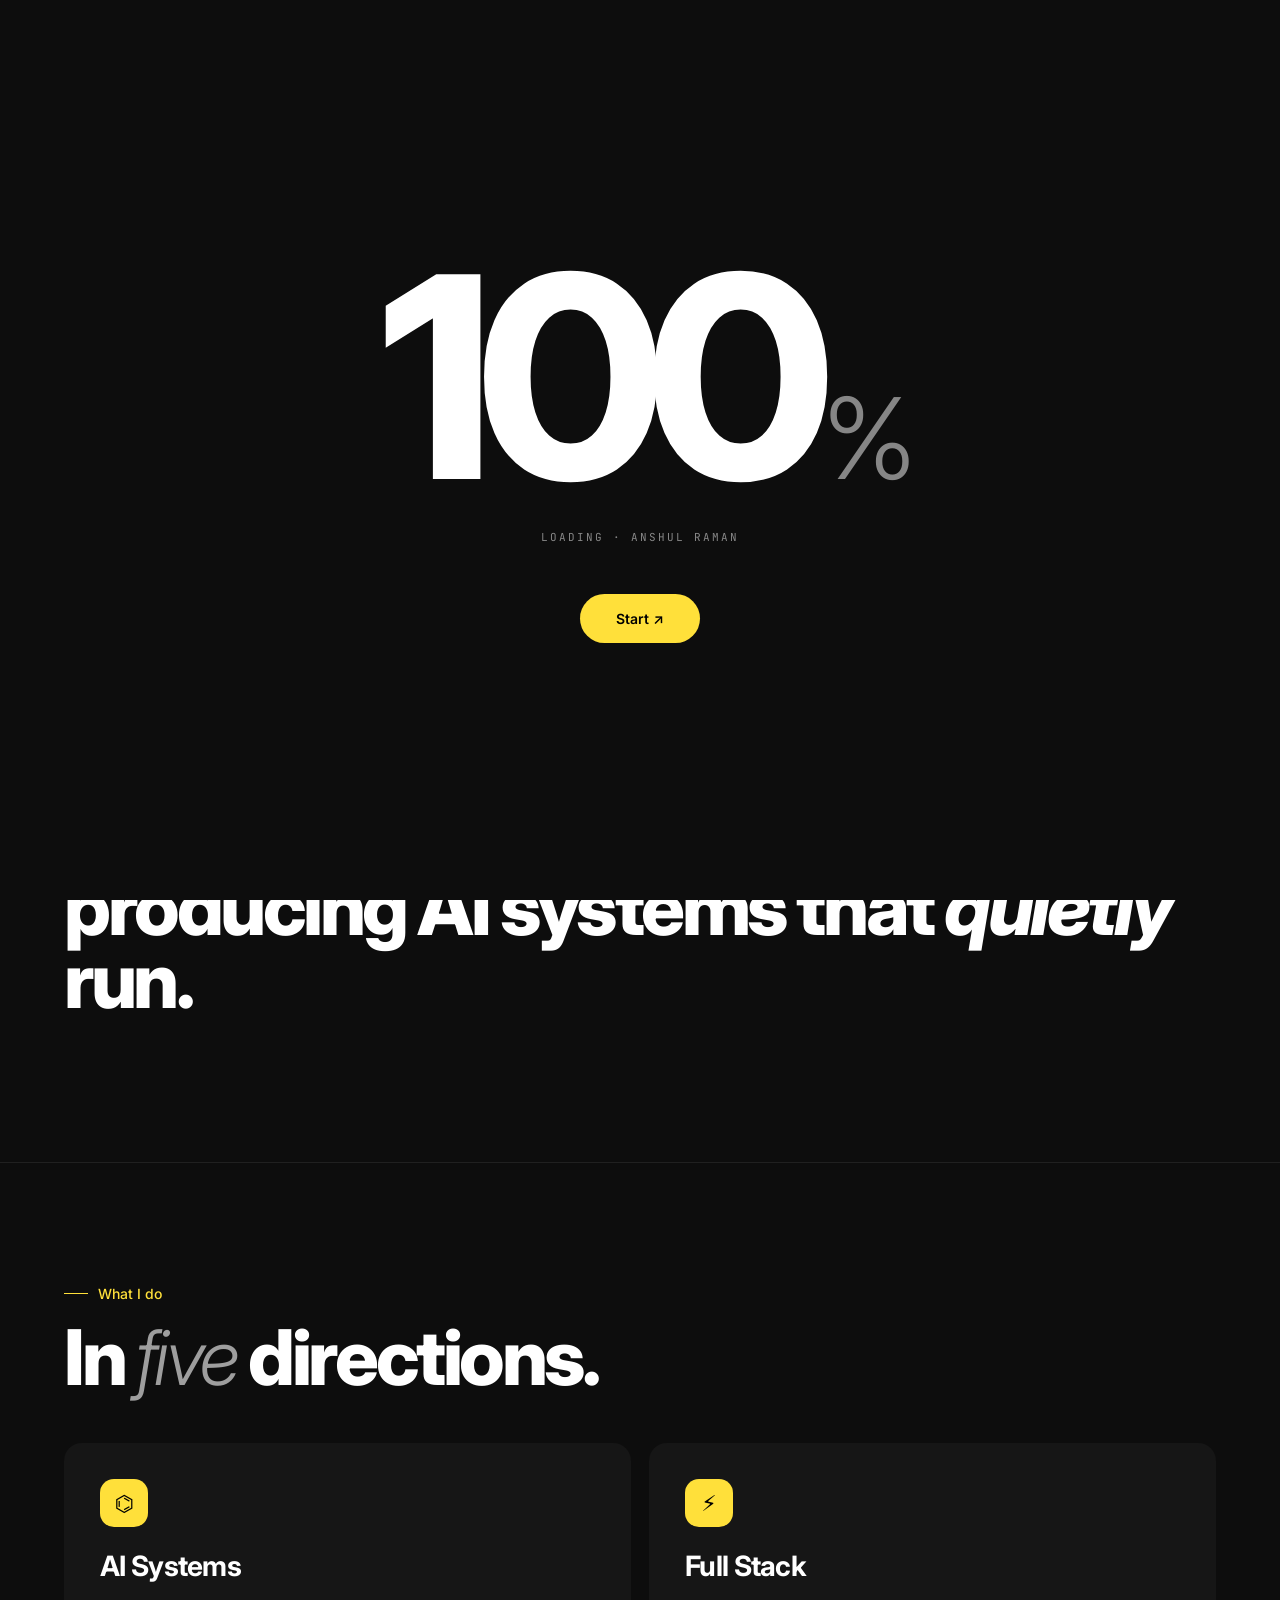
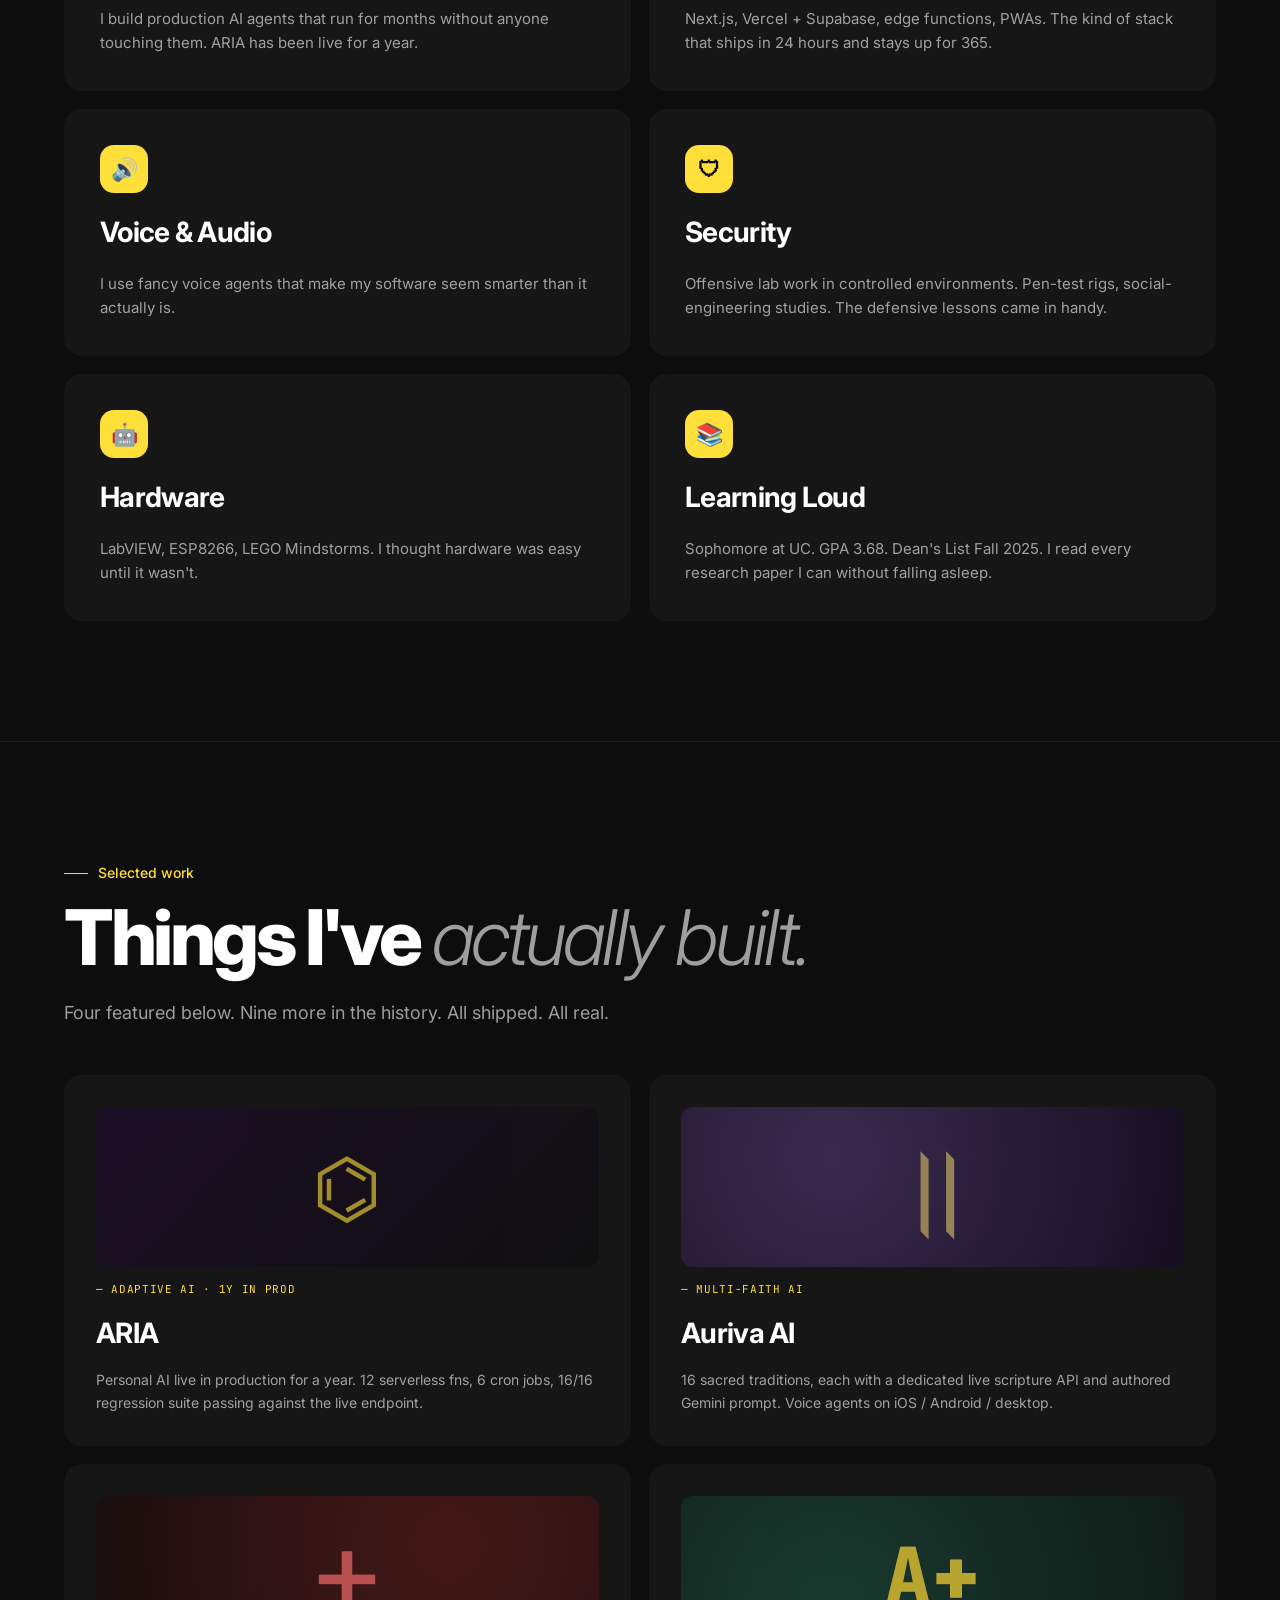
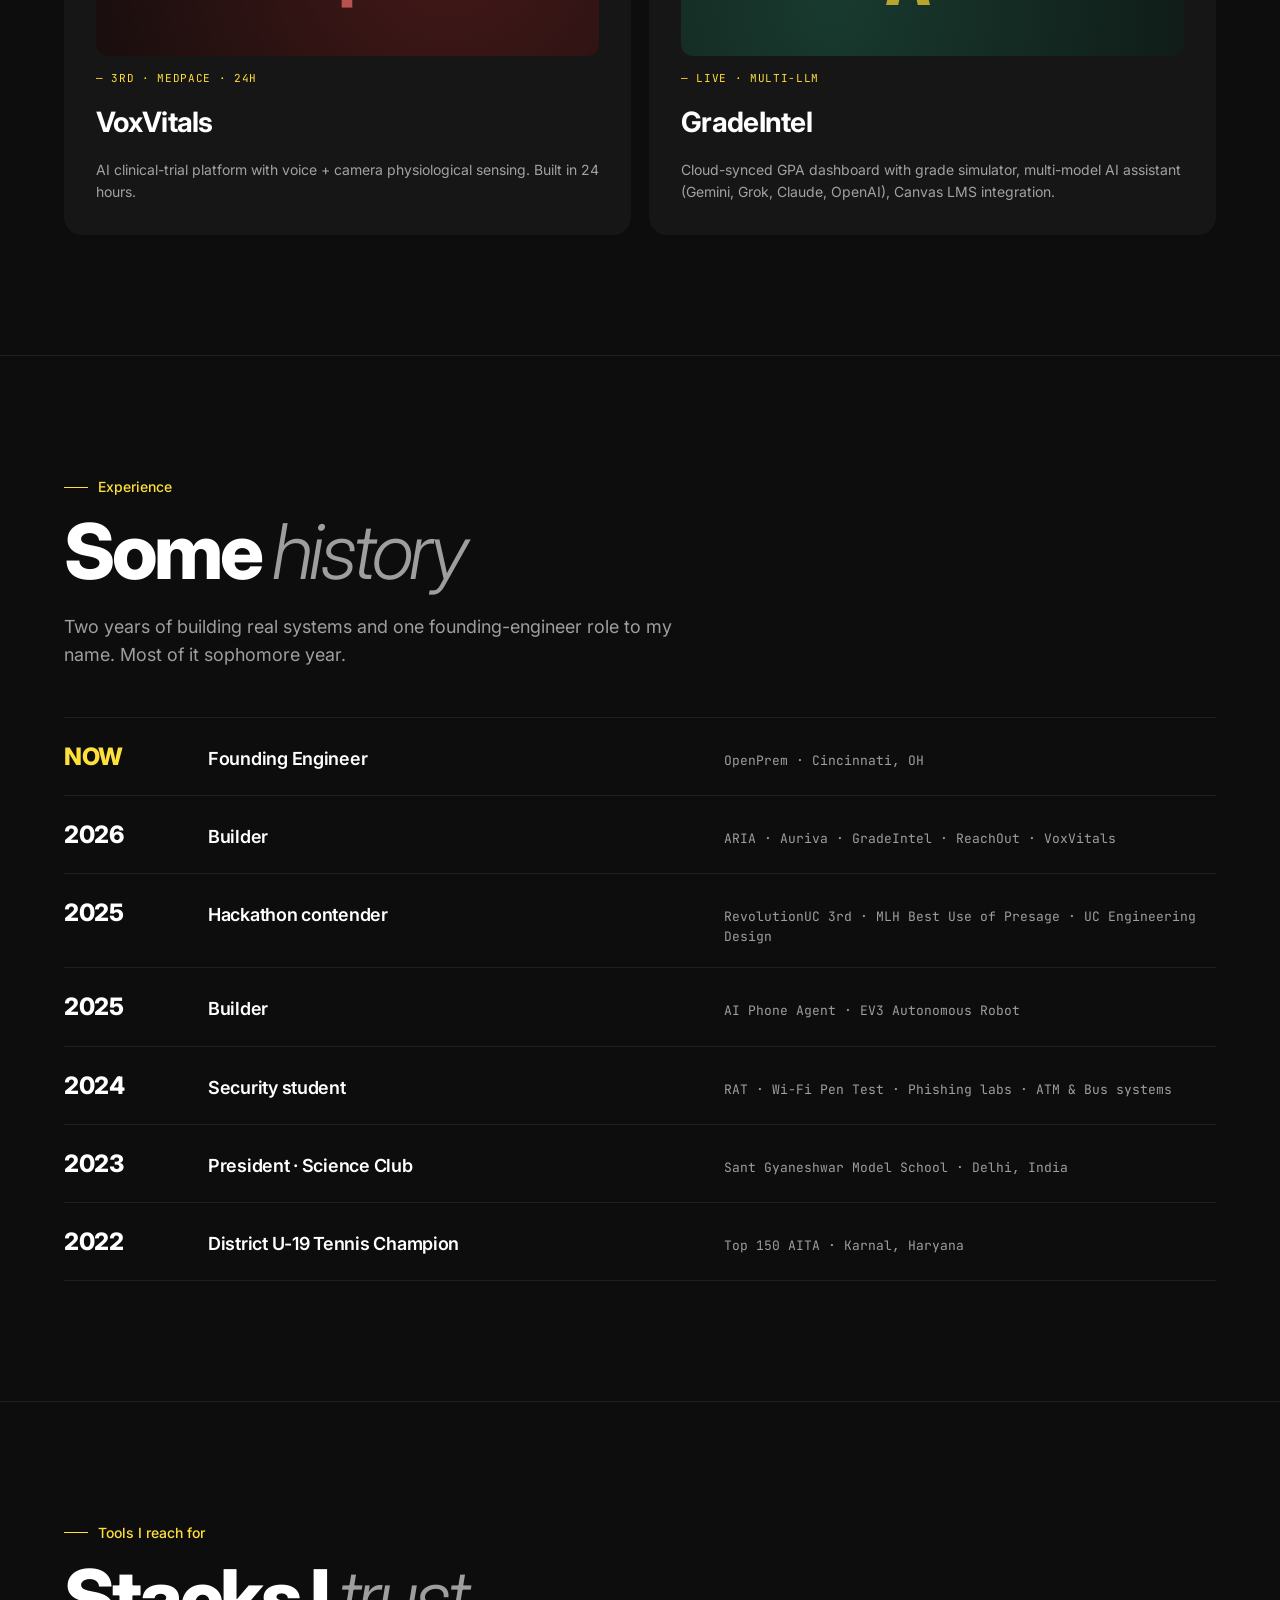
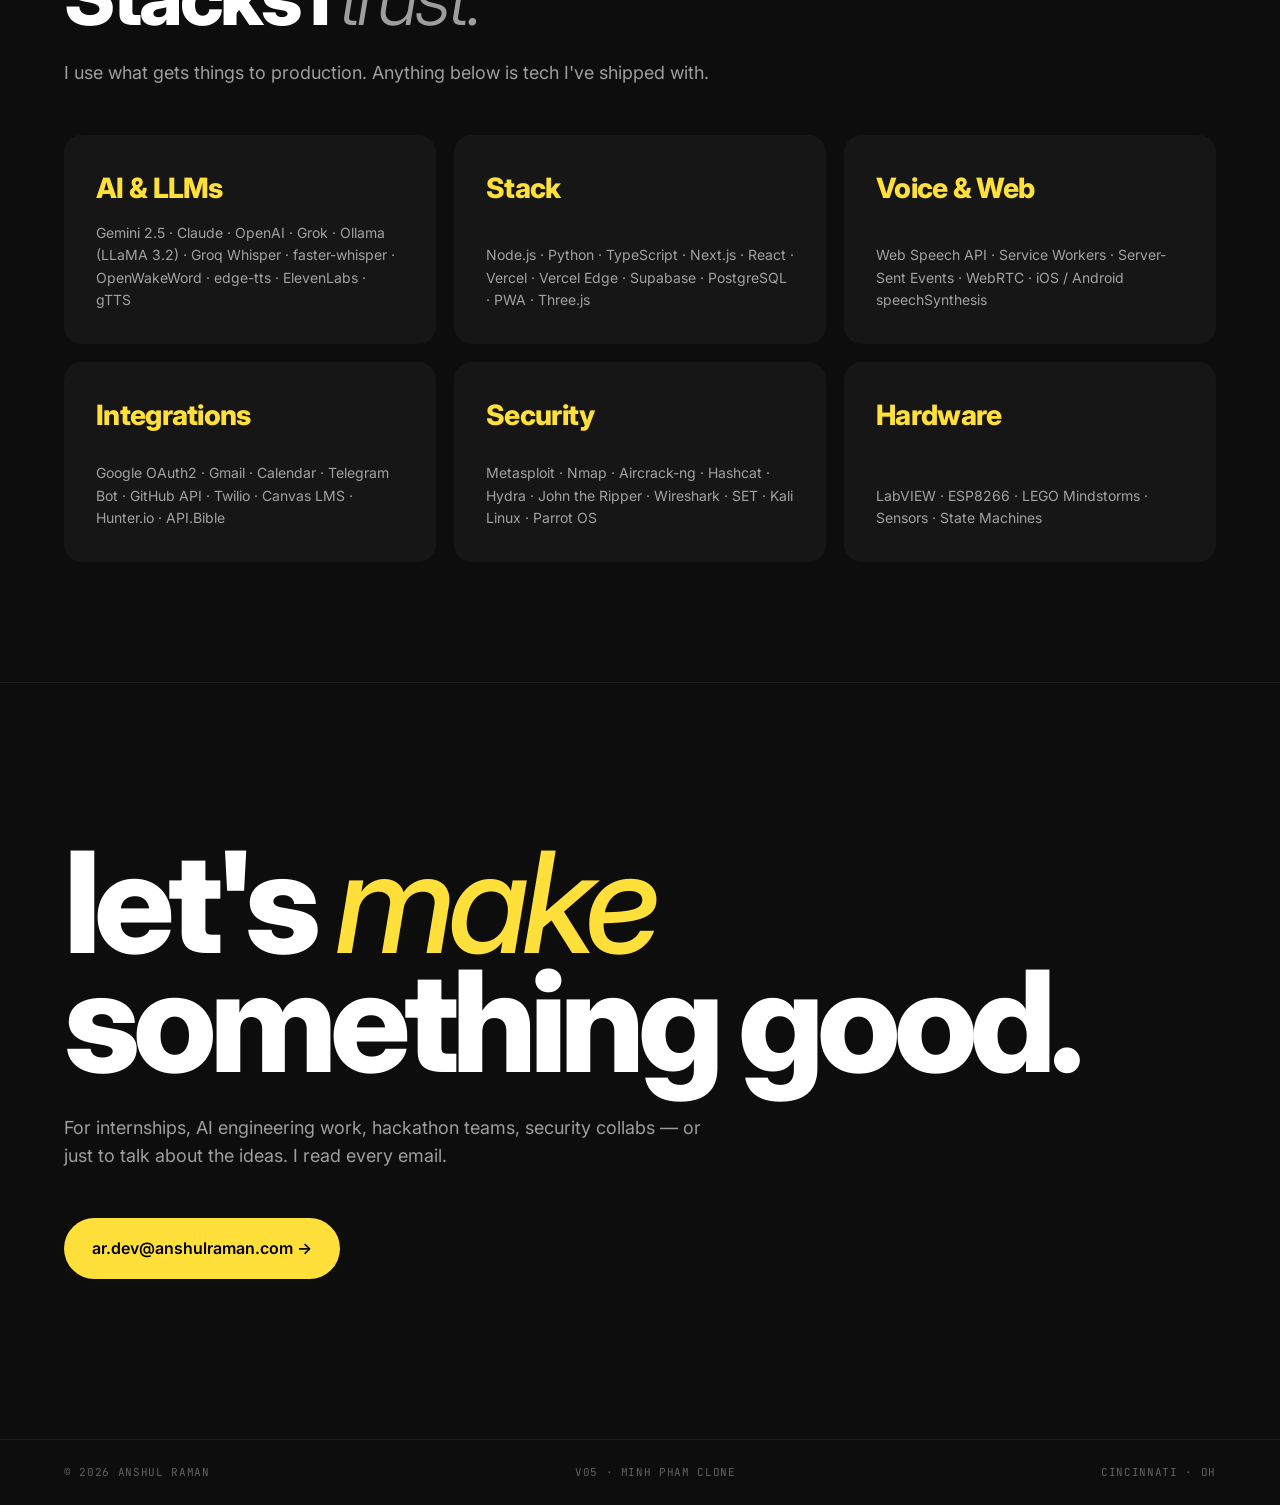
<file: 05.html>
<!DOCTYPE html>
<html lang="en">
<head>
<meta charset="UTF-8">
<meta name="viewport" content="width=device-width, initial-scale=1.0">
<title>Anshul Raman · v05 / Minh Pham clone</title>
<link rel="preconnect" href="https://fonts.googleapis.com">
<link href="https://fonts.googleapis.com/css2?family=Inter:wght@300;400;500;600;700;800;900&family=JetBrains+Mono:wght@400;500&display=swap" rel="stylesheet">
<style>
:root {
  --bg:#0d0d0d; --bg-2:#161616; --ink:#fff; --ink-2:rgba(255,255,255,.6); --ink-3:rgba(255,255,255,.35);
  --line:rgba(255,255,255,.08);
  --yellow:#FFE03A;
  --sans:'Inter',system-ui,sans-serif;
  --mono:'JetBrains Mono',ui-monospace,monospace;
  --gx: clamp(20px,5vw,72px);
}
*,*::before,*::after { margin:0; padding:0; box-sizing:border-box; }
::selection { background:var(--yellow); color:#000; }
html { background:var(--bg); }
body {
  background:var(--bg); color:var(--ink); font-family:var(--sans);
  font-size:16px; line-height:1.55; font-weight:400;
  -webkit-font-smoothing:antialiased; overflow-x:hidden;
}
a { color:inherit; text-decoration:none; }

/* PRELOADER ── Start 00% */
#pre {
  position:fixed; inset:0; z-index:200;
  background:var(--bg); color:var(--ink);
  display:flex; flex-direction:column; align-items:center; justify-content:center;
  transition:opacity .9s cubic-bezier(.2,.8,.2,1), visibility .9s ease;
}
#pre.done { opacity:0; visibility:hidden; pointer-events:none; }
#pre .pre-num {
  font-family:var(--sans); font-weight:800;
  font-size:clamp(120px, 22vw, 360px); line-height:.85; letter-spacing:-.06em;
  display:flex; align-items:baseline; gap:6px;
}
#pre .pre-num .pct { font-family:var(--sans); font-weight:300; font-size:.4em; opacity:.5; }
#pre .pre-meta {
  margin-top:32px; font-family:var(--mono); font-size:11px;
  letter-spacing:.18em; text-transform:uppercase; opacity:.5;
}
#pre .pre-start {
  margin-top:48px; font-family:var(--sans); font-weight:600;
  background:var(--yellow); color:#000;
  padding:16px 36px; border-radius:999px;
  font-size:14px;
  opacity:0; transform:translateY(8px); cursor:pointer; border:none;
  transition:opacity .5s, transform .5s;
}
#pre .pre-start.ready { opacity:1; transform:translateY(0); }
#pre .pre-start:hover { background:#fff; }

/* nav */
nav {
  position:fixed; top:18px; left:18px; right:18px; z-index:80;
  display:flex; justify-content:space-between; align-items:center;
  padding:14px 22px; background:rgba(13,13,13,.85);
  backdrop-filter:blur(10px);
  border:1px solid var(--line); border-radius:999px;
}
.brand { font-family:var(--sans); font-weight:700; font-size:18px; letter-spacing:-.025em; display:flex; align-items:center; gap:8px; }
.brand::before { content:''; width:10px; height:10px; border-radius:50%; background:var(--yellow); }
.nav-mid { display:flex; gap:18px; font-family:var(--sans); font-size:14px; font-weight:500; }
.nav-mid a:hover { color:var(--yellow); }
.nav-status { font-family:var(--mono); font-size:11px; letter-spacing:.06em; color:var(--ink-3); }

/* HERO */
.hero { padding:140px var(--gx) 100px; }
.hero-title {
  font-family:var(--sans); font-weight:800;
  font-size:clamp(64px, 12vw, 220px); line-height:.85; letter-spacing:-.06em;
  margin-bottom:24px;
}
.hero-title .yel { color:var(--yellow); }
.hero-tag {
  font-family:var(--sans); font-style:italic; font-weight:400;
  font-size:clamp(20px, 2.4vw, 32px); line-height:1.3; letter-spacing:-.015em;
  color:var(--ink-2); max-width:50ch;
}
.hero-tag b { color:var(--yellow); font-weight:500; font-style:normal; }

/* About + sections */
.s { padding:120px var(--gx); border-top:1px solid var(--line); }
.s-eyebrow {
  font-family:var(--sans); font-weight:500; font-size:14px;
  color:var(--yellow); margin-bottom:18px;
  display:flex; align-items:center; gap:10px;
}
.s-eyebrow::before { content:''; width:24px; height:1px; background:var(--yellow); }
.s-h {
  font-family:var(--sans); font-weight:800;
  font-size:clamp(40px, 6vw, 96px); line-height:.95; letter-spacing:-.045em;
  margin-bottom:24px;
}
.s-h .it { font-style:italic; font-weight:300; color:var(--ink-2); }
.s-sub {
  font-family:var(--sans); font-size:18px; line-height:1.55; color:var(--ink-2);
  max-width:60ch;
}

/* WHAT I DO grid */
.what-grid { display:grid; grid-template-columns:repeat(2, 1fr); gap:18px; margin-top:48px; }
.what {
  background:var(--bg-2); border-radius:18px;
  padding:36px; min-height:240px;
  display:flex; flex-direction:column; gap:18px;
  transition:background .3s, transform .3s;
}
.what:hover { background:#222; transform:translateY(-4px); }
.what-icon {
  width:48px; height:48px; border-radius:14px;
  background:var(--yellow); color:#000;
  display:grid; place-items:center; font-size:22px; font-weight:800;
}
.what-h {
  font-family:var(--sans); font-weight:700; font-size:28px; letter-spacing:-.025em;
}
.what-d { font-size:15px; line-height:1.6; color:var(--ink-2); }

/* WORK / featured cards */
.featured { display:grid; grid-template-columns:repeat(2, 1fr); gap:18px; margin-top:48px; }
.fc {
  background:var(--bg-2); border-radius:18px;
  padding:32px; min-height:300px;
  display:flex; flex-direction:column; gap:14px;
  transition:transform .3s, background .3s;
}
.fc:hover { transform:translateY(-4px); background:#1c1c1c; }
.fc-img-stub {
  background:linear-gradient(135deg, #2a2a2a, #161616);
  border-radius:12px; height:160px; position:relative;
  display:flex; align-items:flex-end; padding:16px;
  font-family:var(--mono); font-size:11px; letter-spacing:.06em; text-transform:uppercase; opacity:.7;
}
.fc-img-stub.aria { background:linear-gradient(135deg, #1f0d2e, #0d0d0d); }
.fc-img-stub.aria::before { content:'⌬'; position:absolute; top:50%; left:50%; transform:translate(-50%,-50%); font-size:80px; color:var(--yellow); opacity:.85; }
.fc-img-stub.auriva { background:radial-gradient(circle at 30% 30%, #4a3568, #160a25); }
.fc-img-stub.auriva::before { content:'॥'; position:absolute; top:50%; left:50%; transform:translate(-50%,-50%); font-size:120px; color:#e8c97a; opacity:.85; }
.fc-img-stub.vox { background:radial-gradient(circle at 70% 30%, #5a1a1a, #1a0a0a); }
.fc-img-stub.vox::before { content:'+'; position:absolute; top:50%; left:50%; transform:translate(-50%,-50%); font-size:120px; color:#ff6a6a; }
.fc-img-stub.gi { background:radial-gradient(circle at 30% 70%, #1a4a3a, #0d1d18); }
.fc-img-stub.gi::before { content:'A+'; position:absolute; top:50%; left:50%; transform:translate(-50%,-50%); font-size:80px; font-weight:800; color:var(--yellow); }
.fc-cat { font-family:var(--mono); font-size:11px; letter-spacing:.06em; text-transform:uppercase; color:var(--yellow); }
.fc-t { font-family:var(--sans); font-weight:700; font-size:28px; letter-spacing:-.025em; }
.fc-d { font-size:14px; line-height:1.6; color:var(--ink-2); margin-top:auto; }

/* HISTORY timeline */
.history {
  margin-top:48px; border-top:1px solid var(--line);
}
.hist-row {
  display:grid; grid-template-columns:120px 1fr 1fr;
  gap:24px; padding:20px 0; border-bottom:1px solid var(--line);
  align-items:baseline;
}
.hist-row:hover { padding-left:8px; padding-right:8px; background:rgba(255,255,255,.02); }
.hist-when {
  font-family:var(--sans); font-weight:800;
  font-size:24px; letter-spacing:-.02em;
}
.hist-when.now { color:var(--yellow); }
.hist-role { font-family:var(--sans); font-weight:600; font-size:18px; letter-spacing:-.015em; }
.hist-org { font-family:var(--mono); font-size:13px; color:var(--ink-2); }

/* Clients grid */
.clients { display:grid; grid-template-columns:repeat(3, 1fr); gap:18px; margin-top:48px; }
.cl {
  background:var(--bg-2); border-radius:18px;
  padding:32px; min-height:200px;
  display:flex; flex-direction:column; gap:12px;
  transition:background .3s;
}
.cl:hover { background:#222; }
.cl-name { font-family:var(--sans); font-weight:800; font-size:28px; letter-spacing:-.025em; color:var(--yellow); }
.cl-d { font-size:14px; line-height:1.6; color:var(--ink-2); margin-top:auto; }

/* CONTACT */
#contact { padding:160px var(--gx); border-top:1px solid var(--line); }
.contact-h {
  font-family:var(--sans); font-weight:800;
  font-size:clamp(60px, 11vw, 200px); line-height:.85; letter-spacing:-.05em;
  margin-bottom:32px;
}
.contact-h .yel { color:var(--yellow); font-style:italic; font-weight:500; }
.contact-row {
  display:flex; gap:18px; flex-wrap:wrap; align-items:center; margin-top:48px;
}
.contact-cta {
  background:var(--yellow); color:#000;
  font-family:var(--sans); font-weight:600; font-size:16px;
  padding:18px 28px; border-radius:999px;
  transition:transform .25s, background .25s;
}
.contact-cta:hover { transform:translateY(-2px); background:#fff; }

footer {
  border-top:1px solid var(--line); padding:24px var(--gx);
  display:flex; justify-content:space-between; flex-wrap:wrap; gap:14px;
  font-family:var(--mono); font-size:11px; letter-spacing:.06em; text-transform:uppercase;
  color:var(--ink-3);
}

@media (max-width:768px) {
  .nav-mid { display:none; }
  .what-grid, .featured, .clients { grid-template-columns:1fr; }
  .hist-row { grid-template-columns:90px 1fr; gap:8px 16px; }
  .hist-org { grid-column:2; }
  footer { flex-direction:column; gap:6px; }
}
</style>
</head>
<body>

<!-- PRELOADER -->
<div id="pre">
  <div class="pre-num"><span id="preN">00</span><span class="pct">%</span></div>
  <div class="pre-meta">Loading · Anshul Raman</div>
  <button class="pre-start" id="preStart">Start ↗</button>
</div>

<nav>
  <a class="brand" href="#">Anshul Raman</a>
  <div class="nav-mid">
    <a href="#about">About</a>
    <a href="#work">Work</a>
    <a href="#contact">Contact</a>
  </div>
  <span class="nav-status">⚡ Available</span>
</nav>

<!-- HERO -->
<section class="hero">
  <h1 class="hero-title">
    Anshul<br>
    <span class="yel">Raman</span>
  </h1>
  <p class="hero-tag">making things that <b>actually run in production</b> since 2024</p>
</section>

<!-- ABOUT -->
<section class="s" id="about">
  <div class="s-eyebrow">About me</div>
  <h2 class="s-h">I'm a <span class="it">selectively obsessed</span> CS sophomore with a strong focus on producing AI systems that <em>quietly</em> run.</h2>
</section>

<!-- WHAT I DO -->
<section class="s">
  <div class="s-eyebrow">What I do</div>
  <h2 class="s-h">In <span class="it">five</span> directions.</h2>

  <div class="what-grid">
    <div class="what">
      <div class="what-icon">⌬</div>
      <div class="what-h">AI Systems</div>
      <div class="what-d">I build production AI agents that run for months without anyone touching them. ARIA has been live for a year.</div>
    </div>
    <div class="what">
      <div class="what-icon">⚡</div>
      <div class="what-h">Full Stack</div>
      <div class="what-d">Next.js, Vercel + Supabase, edge functions, PWAs. The kind of stack that ships in 24 hours and stays up for 365.</div>
    </div>
    <div class="what">
      <div class="what-icon">🔊</div>
      <div class="what-h">Voice &amp; Audio</div>
      <div class="what-d">I use fancy voice agents that make my software seem smarter than it actually is.</div>
    </div>
    <div class="what">
      <div class="what-icon">🛡</div>
      <div class="what-h">Security</div>
      <div class="what-d">Offensive lab work in controlled environments. Pen-test rigs, social-engineering studies. The defensive lessons came in handy.</div>
    </div>
    <div class="what">
      <div class="what-icon">🤖</div>
      <div class="what-h">Hardware</div>
      <div class="what-d">LabVIEW, ESP8266, LEGO Mindstorms. I thought hardware was easy until it wasn't.</div>
    </div>
    <div class="what">
      <div class="what-icon">📚</div>
      <div class="what-h">Learning Loud</div>
      <div class="what-d">Sophomore at UC. GPA 3.68. Dean's List Fall 2025. I read every research paper I can without falling asleep.</div>
    </div>
  </div>
</section>

<!-- WORK -->
<section class="s" id="work">
  <div class="s-eyebrow">Selected work</div>
  <h2 class="s-h">Things I've <span class="it">actually built.</span></h2>
  <p class="s-sub">Four featured below. Nine more in the history. All shipped. All real.</p>

  <div class="featured">
    <a class="fc" href="https://aria.anshulraman.com" target="_blank">
      <div class="fc-img-stub aria"></div>
      <div class="fc-cat">— Adaptive AI · 1y in prod</div>
      <div class="fc-t">ARIA</div>
      <div class="fc-d">Personal AI live in production for a year. 12 serverless fns, 6 cron jobs, 16/16 regression suite passing against the live endpoint.</div>
    </a>
    <a class="fc" href="https://auriva.anshulraman.com" target="_blank">
      <div class="fc-img-stub auriva"></div>
      <div class="fc-cat">— Multi-Faith AI</div>
      <div class="fc-t">Auriva AI</div>
      <div class="fc-d">16 sacred traditions, each with a dedicated live scripture API and authored Gemini prompt. Voice agents on iOS / Android / desktop.</div>
    </a>
    <a class="fc" href="https://voxvitals.anshulraman.tech/" target="_blank">
      <div class="fc-img-stub vox"></div>
      <div class="fc-cat">— 3rd · Medpace · 24h</div>
      <div class="fc-t">VoxVitals</div>
      <div class="fc-d">AI clinical-trial platform with voice + camera physiological sensing. Built in 24 hours.</div>
    </a>
    <a class="fc" href="https://gradintel.anshulraman.com" target="_blank">
      <div class="fc-img-stub gi"></div>
      <div class="fc-cat">— Live · Multi-LLM</div>
      <div class="fc-t">GradeIntel</div>
      <div class="fc-d">Cloud-synced GPA dashboard with grade simulator, multi-model AI assistant (Gemini, Grok, Claude, OpenAI), Canvas LMS integration.</div>
    </a>
  </div>
</section>

<!-- HISTORY (timeline) -->
<section class="s">
  <div class="s-eyebrow">Experience</div>
  <h2 class="s-h">Some <span class="it">history</span></h2>
  <p class="s-sub">Two years of building real systems and one founding-engineer role to my name. Most of it sophomore year.</p>

  <div class="history">
    <div class="hist-row">
      <div class="hist-when now">NOW</div>
      <div class="hist-role">Founding Engineer</div>
      <div class="hist-org">OpenPrem · Cincinnati, OH</div>
    </div>
    <div class="hist-row">
      <div class="hist-when">2026</div>
      <div class="hist-role">Builder</div>
      <div class="hist-org">ARIA · Auriva · GradeIntel · ReachOut · VoxVitals</div>
    </div>
    <div class="hist-row">
      <div class="hist-when">2025</div>
      <div class="hist-role">Hackathon contender</div>
      <div class="hist-org">RevolutionUC 3rd · MLH Best Use of Presage · UC Engineering Design</div>
    </div>
    <div class="hist-row">
      <div class="hist-when">2025</div>
      <div class="hist-role">Builder</div>
      <div class="hist-org">AI Phone Agent · EV3 Autonomous Robot</div>
    </div>
    <div class="hist-row">
      <div class="hist-when">2024</div>
      <div class="hist-role">Security student</div>
      <div class="hist-org">RAT · Wi-Fi Pen Test · Phishing labs · ATM &amp; Bus systems</div>
    </div>
    <div class="hist-row">
      <div class="hist-when">2023</div>
      <div class="hist-role">President · Science Club</div>
      <div class="hist-org">Sant Gyaneshwar Model School · Delhi, India</div>
    </div>
    <div class="hist-row">
      <div class="hist-when">2022</div>
      <div class="hist-role">District U-19 Tennis Champion</div>
      <div class="hist-org">Top 150 AITA · Karnal, Haryana</div>
    </div>
  </div>
</section>

<!-- CLIENTS / TECH stacks I use -->
<section class="s">
  <div class="s-eyebrow">Tools I reach for</div>
  <h2 class="s-h">Stacks I <span class="it">trust.</span></h2>
  <p class="s-sub">I use what gets things to production. Anything below is tech I've shipped with.</p>

  <div class="clients">
    <div class="cl"><div class="cl-name">AI &amp; LLMs</div><div class="cl-d">Gemini 2.5 · Claude · OpenAI · Grok · Ollama (LLaMA 3.2) · Groq Whisper · faster-whisper · OpenWakeWord · edge-tts · ElevenLabs · gTTS</div></div>
    <div class="cl"><div class="cl-name">Stack</div><div class="cl-d">Node.js · Python · TypeScript · Next.js · React · Vercel · Vercel Edge · Supabase · PostgreSQL · PWA · Three.js</div></div>
    <div class="cl"><div class="cl-name">Voice &amp; Web</div><div class="cl-d">Web Speech API · Service Workers · Server-Sent Events · WebRTC · iOS / Android speechSynthesis</div></div>
    <div class="cl"><div class="cl-name">Integrations</div><div class="cl-d">Google OAuth2 · Gmail · Calendar · Telegram Bot · GitHub API · Twilio · Canvas LMS · Hunter.io · API.Bible</div></div>
    <div class="cl"><div class="cl-name">Security</div><div class="cl-d">Metasploit · Nmap · Aircrack-ng · Hashcat · Hydra · John the Ripper · Wireshark · SET · Kali Linux · Parrot OS</div></div>
    <div class="cl"><div class="cl-name">Hardware</div><div class="cl-d">LabVIEW · ESP8266 · LEGO Mindstorms · Sensors · State Machines</div></div>
  </div>
</section>

<!-- CONTACT -->
<section id="contact">
  <h2 class="contact-h">let's <span class="yel">make</span><br>something good.</h2>
  <p class="s-sub" style="font-size:18px;">For internships, AI engineering work, hackathon teams, security collabs &mdash; or just to talk about the ideas. I read every email.</p>
  <div class="contact-row">
    <a class="contact-cta" href="mailto:ar.dev@anshulraman.com">ar.dev@anshulraman.com →</a>
  </div>
</section>

<footer>
  <span>© 2026 Anshul Raman</span>
  <span>v05 · minh pham clone</span>
  <span>Cincinnati · OH</span>
</footer>

<script>
// preloader
const preEl = document.getElementById('pre');
const preN  = document.getElementById('preN');
const preStart = document.getElementById('preStart');
let p = 0;
const tick = setInterval(() => {
  p += Math.random()*8 + 2;
  if (p >= 100) { p = 100; clearInterval(tick); preStart.classList.add('ready'); }
  preN.textContent = String(Math.floor(p)).padStart(2,'0');
}, 80);
preStart.addEventListener('click', () => preEl.classList.add('done'));

document.querySelectorAll('a[href^="#"]').forEach(a=>a.addEventListener('click',e=>{const id=a.getAttribute('href');if(id.length>1){const t=document.querySelector(id);if(t){e.preventDefault();t.scrollIntoView({behavior:'smooth',block:'start'});}}}));
</script>
</body>
</html>
</file>
